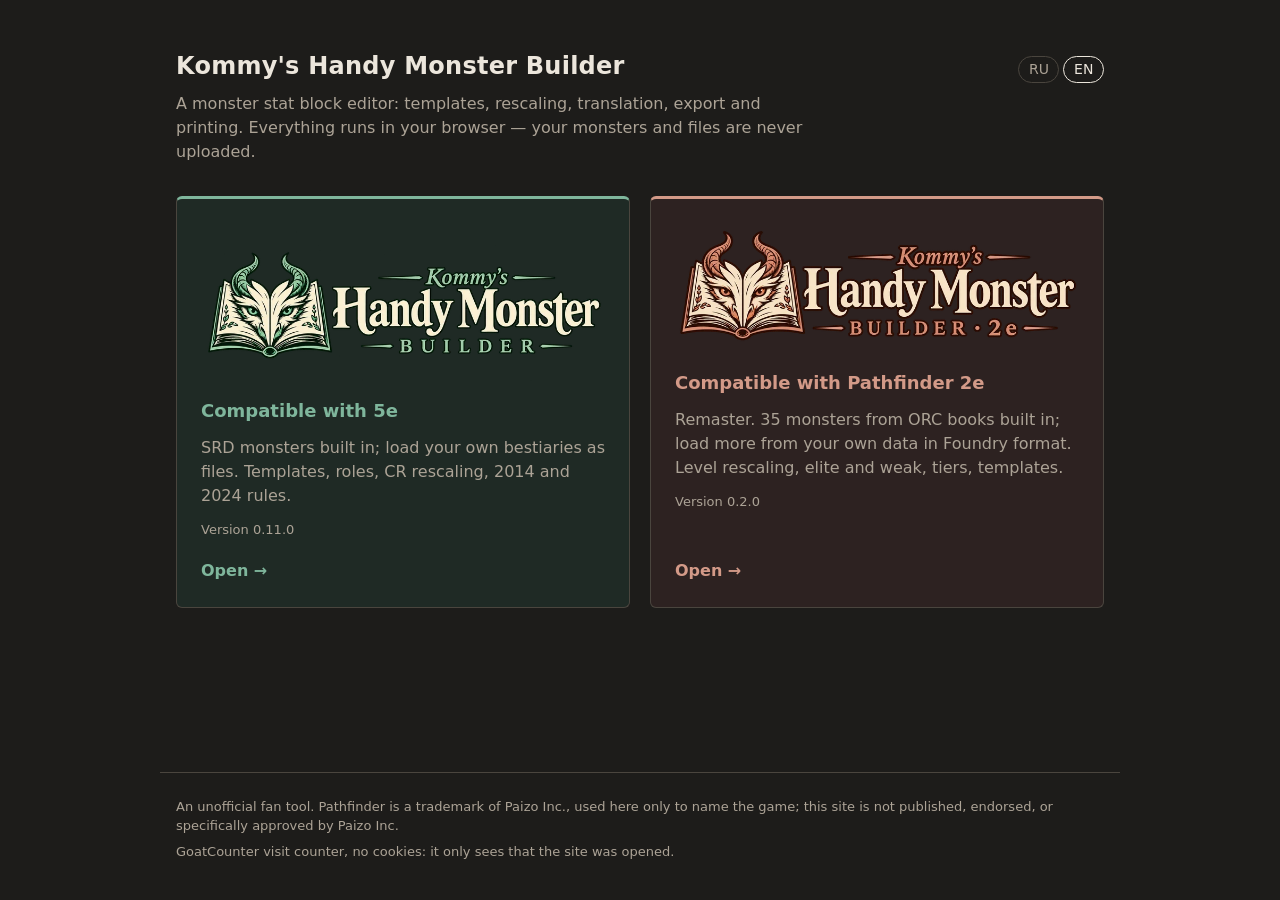
<file: index.html>
<!DOCTYPE html>
<html lang="ru">
  <head>
    <meta charset="UTF-8">
    <meta name="viewport" content="width=device-width, initial-scale=1.0">
    <!--
      Страница выбора в корне сайта (docs/stack.md, «Сайт»; решили 03.11): kommunizdiy.github.io/monsters/ —
      5e (5e/) и PF2 (pf2/). Собирается без Vite: scripts/build-site.mjs копирует папку hub/ в корень сайта и
      подставляет версии редакторов из versions.json вместо 0.11.0 и 0.2.0 (решили 08.11).
      «Pathfinder» — только название игры, без одобрения Paizo (docs/legal.md, «Pathfinder 2e»).
    -->
    <link rel="icon" href="favicon.ico" sizes="16x16 32x32 48x48">
    <title>Kommy's Handy Monster Builder</title>
    <meta name="description" content="Редактор статблоков монстров — совместимо с 5e и Pathfinder 2e. Monster stat block editor — compatible with 5e and Pathfinder 2e.">
    <script>
      if (location.hostname === 'kommunizdiy.github.io') {
        const s = document.createElement('script')
        s.async = true
        s.src = 'https://gc.zgo.at/count.js'
        s.dataset.goatcounter = 'https://khmb.goatcounter.com/count'
        document.head.appendChild(s)
      }
    </script>
    <style>
      :root {
        color-scheme: dark;
        --bg: #1d1c1a;
        --text: #ece6dc;
        --muted: #aca396;
        --line: #4a453e;
        --green: #7fb69c;
        --green-bg: #1f2a25;
        --copper: #d39a88;
        --copper-bg: #2d2221;
      }
      * { box-sizing: border-box; }
      html, body { margin: 0; }
      body {
        min-height: 100vh;
        display: flex;
        flex-direction: column;
        background: var(--bg);
        color: var(--text);
        font: 16px/1.5 system-ui, 'Segoe UI', Roboto, sans-serif;
      }
      main {
        flex: 1;
        width: 100%;
        max-width: 60rem;
        margin: 0 auto;
        padding: 3rem 1rem 2rem;
      }
      .top { display: flex; justify-content: space-between; align-items: baseline; gap: 1rem; }
      h1 { margin: 0; font-size: 1.5rem; font-weight: 600; letter-spacing: 0.01em; }
      .lead { margin: 0.5rem 0 2rem; color: var(--muted); max-width: 40rem; }
      .lang { display: flex; gap: 0.25rem; }
      .lang button {
        font: inherit;
        font-size: 0.875rem;
        padding: 0.15rem 0.6rem;
        color: var(--muted);
        background: none;
        border: 1px solid var(--line);
        border-radius: 999px;
        cursor: pointer;
      }
      .lang button[aria-pressed='true'] { color: var(--text); border-color: var(--text); }
      .cards { display: grid; grid-template-columns: repeat(auto-fit, minmax(17rem, 1fr)); gap: 1.25rem; }
      .card {
        display: flex;
        flex-direction: column;
        gap: 0.75rem;
        padding: 1.5rem;
        color: inherit;
        text-decoration: none;
        border: 1px solid var(--line);
        border-top: 3px solid var(--tone);
        border-radius: 6px;
        background: var(--card-bg);
        transition: border-color 0.15s, transform 0.15s;
      }
      .card:hover, .card:focus-visible { border-color: var(--tone); transform: translateY(-2px); outline: none; }
      .card img { width: 100%; height: auto; aspect-ratio: var(--ratio); }
      .card h2 { margin: 0; font-size: 1.125rem; font-weight: 600; color: var(--tone); }
      .card p { margin: 0; color: var(--muted); }
      .card .ver { font-size: 0.8125rem; font-variant-numeric: tabular-nums; }
      .card .go { margin-top: auto; padding-top: 0.5rem; color: var(--tone); font-weight: 600; }
      .e5 { --tone: var(--green); --card-bg: var(--green-bg); --ratio: 760 / 304; }
      .pf2 { --tone: var(--copper); --card-bg: var(--copper-bg); --ratio: 760 / 253; }
      footer {
        max-width: 60rem;
        width: 100%;
        margin: 0 auto;
        padding: 1.5rem 1rem 2rem;
        color: var(--muted);
        font-size: 0.8125rem;
        border-top: 1px solid var(--line);
      }
      footer p { margin: 0 0 0.4rem; }
      [data-lang] { display: none; }
      html[lang='ru'] [data-lang='ru'], html[lang='en'] [data-lang='en'] { display: revert; }
      @media (max-width: 30rem) {
        main { padding-top: 1.5rem; }
        .card { padding: 1rem; }
      }
      @media (prefers-reduced-motion: reduce) { .card { transition: none; } .card:hover { transform: none; } }
    </style>
  </head>
  <body>
    <main>
      <div class="top">
        <h1>Kommy's Handy Monster Builder</h1>
        <div class="lang" role="group" aria-label="Язык / Language">
          <button type="button" data-set="ru">RU</button>
          <button type="button" data-set="en">EN</button>
        </div>
      </div>
      <p class="lead">
        <span data-lang="ru">Редактор статблоков монстров: шаблоны, пересчёт силы, перевод, вывод и печать. Всё работает в вашем браузере — монстры и файлы никуда не отправляются.</span>
        <span data-lang="en">A monster stat block editor: templates, rescaling, translation, export and printing. Everything runs in your browser — your monsters and files are never uploaded.</span>
      </p>
      <div class="cards">
        <a class="card e5" href="5e/index.html">
          <img src="5e.webp" width="760" height="304" alt="Kommy's Handy Monster Builder">
          <h2><span data-lang="ru">Совместимо с 5e</span><span data-lang="en">Compatible with 5e</span></h2>
          <p data-lang="ru">Монстры SRD уже внутри; свои бестиарии — файлами. Шаблоны, роли, пересчёт по CR, правила 2014 и 2024.</p>
          <p data-lang="en">SRD monsters built in; load your own bestiaries as files. Templates, roles, CR rescaling, 2014 and 2024 rules.</p>
          <p class="ver"><span data-lang="ru">Версия 0.11.0</span><span data-lang="en">Version 0.11.0</span></p>
          <span class="go"><span data-lang="ru">Открыть →</span><span data-lang="en">Open →</span></span>
        </a>
        <a class="card pf2" href="pf2/index.html">
          <img src="pf2.webp" width="760" height="253" alt="Kommy's Handy Monster Builder · 2e">
          <h2><span data-lang="ru">Совместимо с Pathfinder 2e</span><span data-lang="en">Compatible with Pathfinder 2e</span></h2>
          <p data-lang="ru">Ремастер. 35 монстров из книг под ORC уже внутри, больше — из ваших данных в формате Foundry. Пересчёт по уровню, элитный и слабый, ступени, шаблоны.</p>
          <p data-lang="en">Remaster. 35 monsters from ORC books built in; load more from your own data in Foundry format. Level rescaling, elite and weak, tiers, templates.</p>
          <p class="ver"><span data-lang="ru">Версия 0.2.0</span><span data-lang="en">Version 0.2.0</span></p>
          <span class="go"><span data-lang="ru">Открыть →</span><span data-lang="en">Open →</span></span>
        </a>
      </div>
    </main>
    <footer>
      <p data-lang="ru">Неофициальный фанатский инструмент. Pathfinder — торговая марка Paizo Inc.; здесь — только название игры: сайт не издан, не одобрен и не проверен Paizo Inc.</p>
      <p data-lang="en">An unofficial fan tool. Pathfinder is a trademark of Paizo Inc., used here only to name the game; this site is not published, endorsed, or specifically approved by Paizo Inc.</p>
      <p data-lang="ru">Счётчик посещений GoatCounter, без cookies: видит только, что сайт открыли.</p>
      <p data-lang="en">GoatCounter visit counter, no cookies: it only sees that the site was opened.</p>
    </footer>
    <script>
      // язык — как у приложений: выбранный здесь помнится, иначе — язык браузера
      const KEY = 'khmb-hub-lang'
      const set = (l) => {
        document.documentElement.lang = l
        for (const b of document.querySelectorAll('[data-set]')) b.setAttribute('aria-pressed', String(b.dataset.set === l))
      }
      let saved = null
      try { saved = localStorage.getItem(KEY) } catch {}
      set(saved === 'ru' || saved === 'en' ? saved : /^(ru|be|uk|kk)\b/i.test(navigator.language || '') ? 'ru' : 'en')
      for (const b of document.querySelectorAll('[data-set]')) {
        b.addEventListener('click', () => {
          set(b.dataset.set)
          try { localStorage.setItem(KEY, b.dataset.set) } catch {}
        })
      }
    </script>
  </body>
</html>
</file>
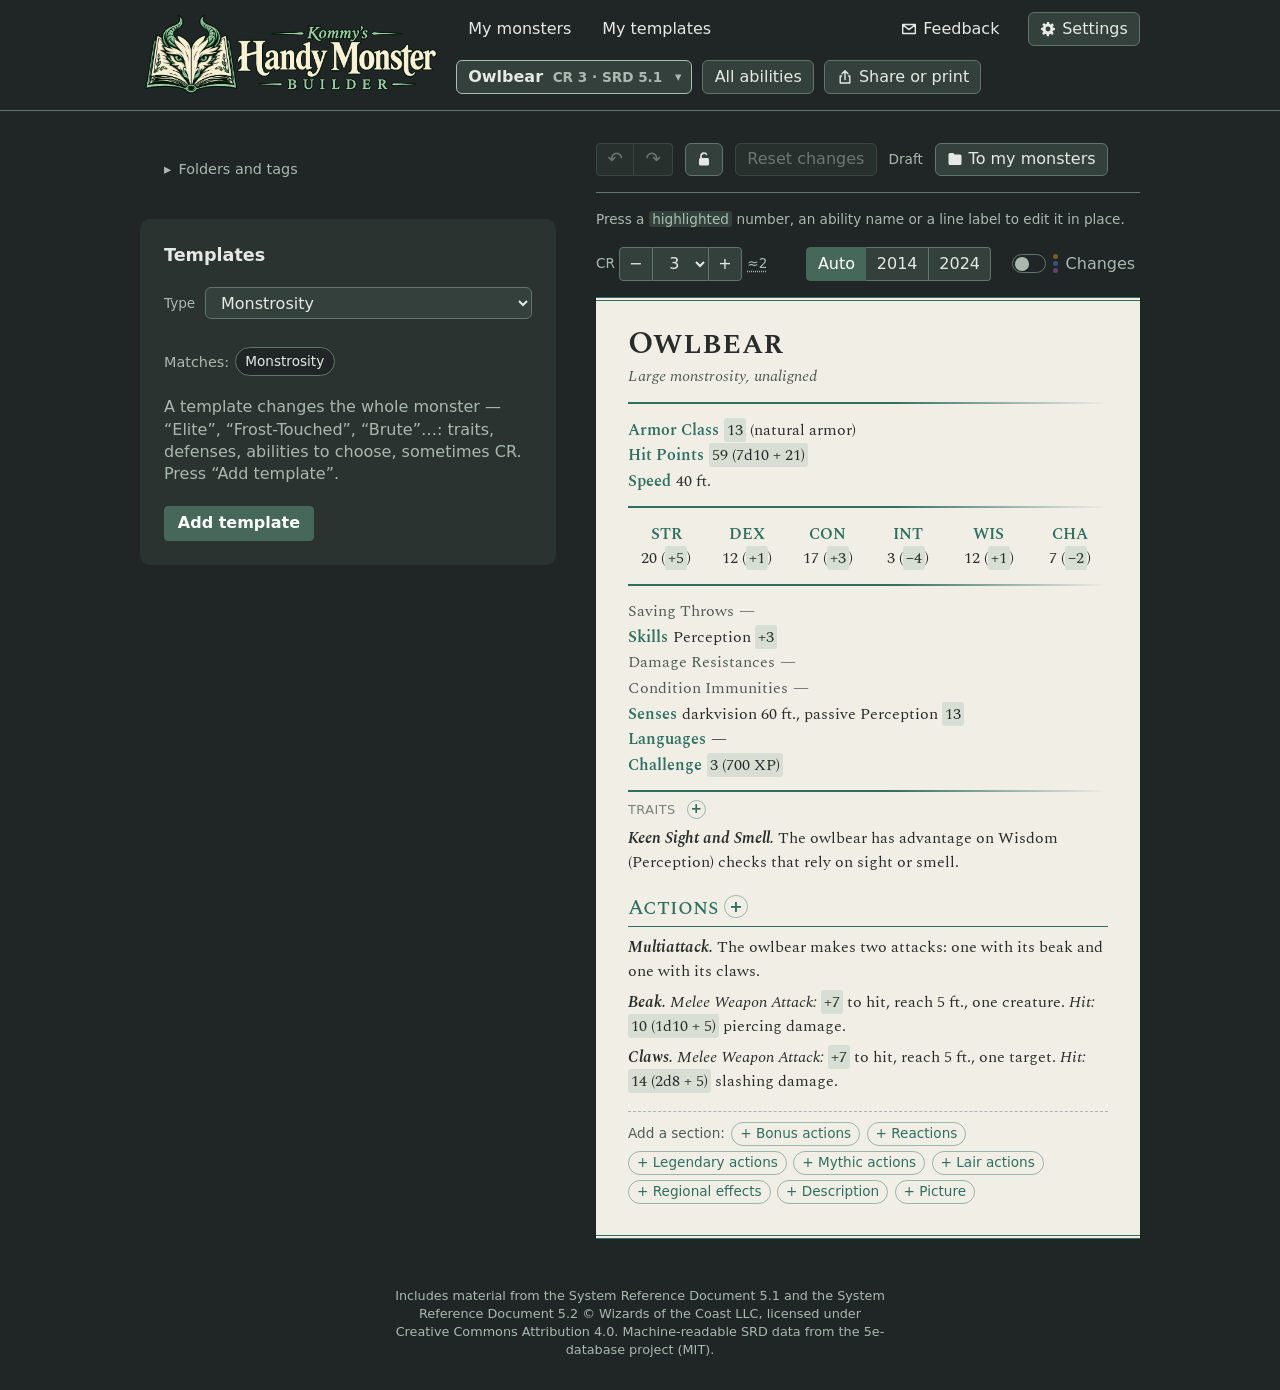
<file: 5e/index.html>
<!DOCTYPE html>
<html lang="ru">
  <head>
    <meta charset="UTF-8">
    <meta name="viewport" content="width=device-width, initial-scale=1.0">
    <link rel="icon" href="./favicon.ico" sizes="16x16 32x32 48x48">
    <link rel="icon" type="image/png" sizes="32x32" href="./brand/khmb-icon-32.png">
    <link rel="icon" type="image/png" sizes="192x192" href="./brand/khmb-icon-192.png">
    <title>Kommy's Handy Monster Builder</title>
    <!--
      Счётчик посещений GoatCounter (docs/legal.md, «Счётчик посещений»; решили 23.10): только на открытом сайте
      (не на localhost и не на monster.local), без cookies. Считается открытие страницы по адресу без части после «#»
      (там ссылки на сборки) — её браузер на сервер не отправляет, а count.js не берёт.
    -->
    <script>
      if (location.hostname === 'kommunizdiy.github.io') {
        const s = document.createElement('script')
        s.async = true
        s.src = 'https://gc.zgo.at/count.js'
        s.dataset.goatcounter = 'https://khmb.goatcounter.com/count'
        document.head.appendChild(s)
      }
    </script>
    <script type="module" crossorigin src="./assets/index-BUaXg5Si.js"></script>
    <link rel="modulepreload" crossorigin href="./assets/vendor--t8q13Ly.js">
    <link rel="stylesheet" crossorigin href="./assets/index-DwvPnURa.css">
    <link rel="manifest" href="./manifest.webmanifest">
    <meta name="theme-color" content="#202625">
    <link rel="apple-touch-icon" href="./app-icons/icon-192.png">
  </head>
  <body>
    <div id="app"></div>
  </body>
</html>
</file>
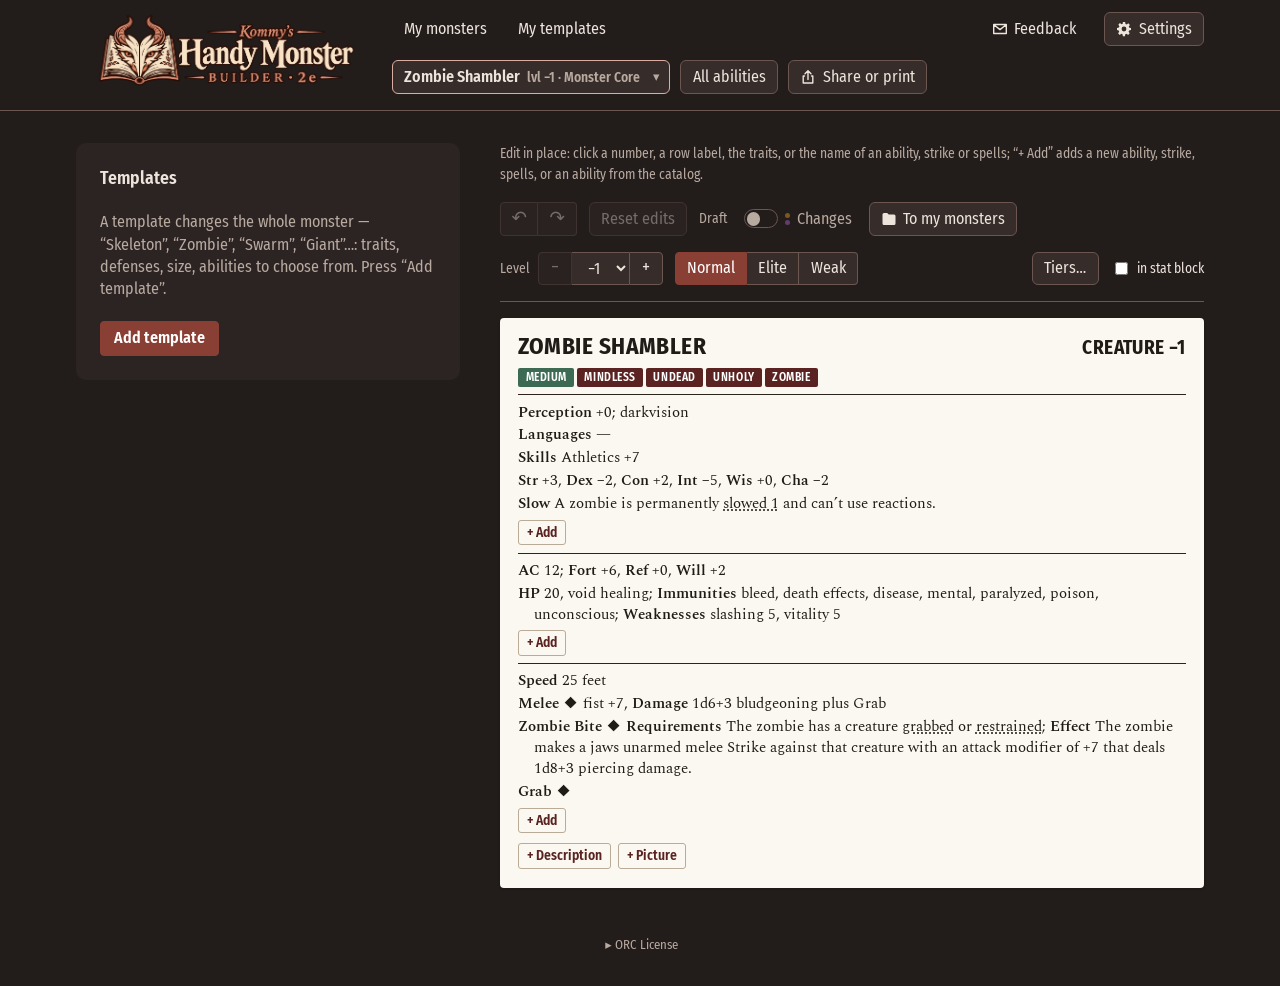
<file: pf2/index.html>
<!DOCTYPE html>
<html lang="ru">
  <head>
    <meta charset="UTF-8">
    <meta name="viewport" content="width=device-width, initial-scale=1.0">
    <!-- приложение PF2 (docs/pf2.md, «Страница»); на сайте — kommunizdiy.github.io/monsters/pf2/ (docs/stack.md, «Сайт») -->
    <link rel="icon" type="image/x-icon" sizes="16x16 32x32 48x48" href="./assets/favicon-DV-K672-.ico">
    <title>Kommy’s Handy Monster Builder · 2e</title>
    <!--
      Счётчик посещений GoatCounter — как у 5e (index.html в корне проекта; docs/legal.md, «Счётчик посещений»): только
      на открытом сайте, без cookies, адрес без части после «#».
    -->
    <script>
      if (location.hostname === 'kommunizdiy.github.io') {
        const s = document.createElement('script')
        s.async = true
        s.src = 'https://gc.zgo.at/count.js'
        s.dataset.goatcounter = 'https://khmb.goatcounter.com/count'
        document.head.appendChild(s)
      }
    </script>
    <script type="module" crossorigin src="./assets/index-BTkbCkJB.js"></script>
    <link rel="modulepreload" crossorigin href="./assets/vendor-CHEQ0vhJ.js">
    <link rel="stylesheet" crossorigin href="./assets/index-Bh68IH3u.css">
    <link rel="manifest" href="./manifest.webmanifest">
    <meta name="theme-color" content="#221c1b">
    <link rel="apple-touch-icon" href="./app-icons/icon-192.png">
  </head>
  <body>
    <div id="app"></div>
  </body>
</html>
</file>
<file: 5e/assets/index-DwvPnURa.css>
@font-face{font-family:Spectral;font-style:normal;font-display:swap;font-weight:400;src:url(./spectral-cyrillic-ext-400-normal-B4-YHs9i.woff2) format("woff2"),url(./spectral-cyrillic-ext-400-normal--n_iQ4wr.woff) format("woff");unicode-range:U+0460-052F,U+1C80-1C8A,U+20B4,U+2DE0-2DFF,U+A640-A69F,U+FE2E-FE2F}@font-face{font-family:Spectral;font-style:normal;font-display:swap;font-weight:400;src:url(./spectral-cyrillic-400-normal-Bx9Tn3WZ.woff2) format("woff2"),url(./spectral-cyrillic-400-normal-X3p2PSzL.woff) format("woff");unicode-range:U+0301,U+0400-045F,U+0490-0491,U+04B0-04B1,U+2116}@font-face{font-family:Spectral;font-style:normal;font-display:swap;font-weight:400;src:url(./spectral-vietnamese-400-normal-C7CRHYqk.woff2) format("woff2"),url(./spectral-vietnamese-400-normal-CWkMWCzb.woff) format("woff");unicode-range:U+0102-0103,U+0110-0111,U+0128-0129,U+0168-0169,U+01A0-01A1,U+01AF-01B0,U+0300-0301,U+0303-0304,U+0308-0309,U+0323,U+0329,U+1EA0-1EF9,U+20AB}@font-face{font-family:Spectral;font-style:normal;font-display:swap;font-weight:400;src:url(./spectral-latin-ext-400-normal-XDLFwhqg.woff2) format("woff2"),url(./spectral-latin-ext-400-normal-BHbqXr-7.woff) format("woff");unicode-range:U+0100-02BA,U+02BD-02C5,U+02C7-02CC,U+02CE-02D7,U+02DD-02FF,U+0304,U+0308,U+0329,U+1D00-1DBF,U+1E00-1E9F,U+1EF2-1EFF,U+2020,U+20A0-20AB,U+20AD-20C0,U+2113,U+2C60-2C7F,U+A720-A7FF}@font-face{font-family:Spectral;font-style:normal;font-display:swap;font-weight:400;src:url(./spectral-latin-400-normal-CTVgUekv.woff2) format("woff2"),url(./spectral-latin-400-normal-D34IWA1h.woff) format("woff");unicode-range:U+0000-00FF,U+0131,U+0152-0153,U+02BB-02BC,U+02C6,U+02DA,U+02DC,U+0304,U+0308,U+0329,U+2000-206F,U+20AC,U+2122,U+2191,U+2193,U+2212,U+2215,U+FEFF,U+FFFD}@font-face{font-family:Spectral;font-style:italic;font-display:swap;font-weight:400;src:url(./spectral-cyrillic-ext-400-italic-CZOVIkJA.woff2) format("woff2"),url(./spectral-cyrillic-ext-400-italic-C6Gmo4JY.woff) format("woff");unicode-range:U+0460-052F,U+1C80-1C8A,U+20B4,U+2DE0-2DFF,U+A640-A69F,U+FE2E-FE2F}@font-face{font-family:Spectral;font-style:italic;font-display:swap;font-weight:400;src:url(./spectral-cyrillic-400-italic-C6o5RXh-.woff2) format("woff2"),url(./spectral-cyrillic-400-italic-C95RxGpc.woff) format("woff");unicode-range:U+0301,U+0400-045F,U+0490-0491,U+04B0-04B1,U+2116}@font-face{font-family:Spectral;font-style:italic;font-display:swap;font-weight:400;src:url(./spectral-vietnamese-400-italic-DO3bsfcj.woff2) format("woff2"),url(./spectral-vietnamese-400-italic-D8dhja4j.woff) format("woff");unicode-range:U+0102-0103,U+0110-0111,U+0128-0129,U+0168-0169,U+01A0-01A1,U+01AF-01B0,U+0300-0301,U+0303-0304,U+0308-0309,U+0323,U+0329,U+1EA0-1EF9,U+20AB}@font-face{font-family:Spectral;font-style:italic;font-display:swap;font-weight:400;src:url(./spectral-latin-ext-400-italic-BgTM1Mst.woff2) format("woff2"),url(./spectral-latin-ext-400-italic-BcKU4A_a.woff) format("woff");unicode-range:U+0100-02BA,U+02BD-02C5,U+02C7-02CC,U+02CE-02D7,U+02DD-02FF,U+0304,U+0308,U+0329,U+1D00-1DBF,U+1E00-1E9F,U+1EF2-1EFF,U+2020,U+20A0-20AB,U+20AD-20C0,U+2113,U+2C60-2C7F,U+A720-A7FF}@font-face{font-family:Spectral;font-style:italic;font-display:swap;font-weight:400;src:url(./spectral-latin-400-italic-CDO25mTW.woff2) format("woff2"),url(./spectral-latin-400-italic-Ds-NcNVC.woff) format("woff");unicode-range:U+0000-00FF,U+0131,U+0152-0153,U+02BB-02BC,U+02C6,U+02DA,U+02DC,U+0304,U+0308,U+0329,U+2000-206F,U+20AC,U+2122,U+2191,U+2193,U+2212,U+2215,U+FEFF,U+FFFD}@font-face{font-family:Spectral;font-style:normal;font-display:swap;font-weight:600;src:url(./spectral-cyrillic-ext-600-normal-CvRHnPuy.woff2) format("woff2"),url(./spectral-cyrillic-ext-600-normal-BVATWin6.woff) format("woff");unicode-range:U+0460-052F,U+1C80-1C8A,U+20B4,U+2DE0-2DFF,U+A640-A69F,U+FE2E-FE2F}@font-face{font-family:Spectral;font-style:normal;font-display:swap;font-weight:600;src:url(./spectral-cyrillic-600-normal-Dl75bDKp.woff2) format("woff2"),url(./spectral-cyrillic-600-normal-veT-ELBO.woff) format("woff");unicode-range:U+0301,U+0400-045F,U+0490-0491,U+04B0-04B1,U+2116}@font-face{font-family:Spectral;font-style:normal;font-display:swap;font-weight:600;src:url(./spectral-vietnamese-600-normal-ZNiwCzjU.woff2) format("woff2"),url(./spectral-vietnamese-600-normal-esmjhrFa.woff) format("woff");unicode-range:U+0102-0103,U+0110-0111,U+0128-0129,U+0168-0169,U+01A0-01A1,U+01AF-01B0,U+0300-0301,U+0303-0304,U+0308-0309,U+0323,U+0329,U+1EA0-1EF9,U+20AB}@font-face{font-family:Spectral;font-style:normal;font-display:swap;font-weight:600;src:url(./spectral-latin-ext-600-normal-DKlDBbgb.woff2) format("woff2"),url(./spectral-latin-ext-600-normal-DnKmvInL.woff) format("woff");unicode-range:U+0100-02BA,U+02BD-02C5,U+02C7-02CC,U+02CE-02D7,U+02DD-02FF,U+0304,U+0308,U+0329,U+1D00-1DBF,U+1E00-1E9F,U+1EF2-1EFF,U+2020,U+20A0-20AB,U+20AD-20C0,U+2113,U+2C60-2C7F,U+A720-A7FF}@font-face{font-family:Spectral;font-style:normal;font-display:swap;font-weight:600;src:url(./spectral-latin-600-normal-DE3OxvnQ.woff2) format("woff2"),url(./spectral-latin-600-normal-DXnQJnYb.woff) format("woff");unicode-range:U+0000-00FF,U+0131,U+0152-0153,U+02BB-02BC,U+02C6,U+02DA,U+02DC,U+0304,U+0308,U+0329,U+2000-206F,U+20AC,U+2122,U+2191,U+2193,U+2212,U+2215,U+FEFF,U+FFFD}@font-face{font-family:Spectral;font-style:italic;font-display:swap;font-weight:600;src:url(./spectral-cyrillic-ext-600-italic-BlFp-EzC.woff2) format("woff2"),url(./spectral-cyrillic-ext-600-italic-BALWFYsE.woff) format("woff");unicode-range:U+0460-052F,U+1C80-1C8A,U+20B4,U+2DE0-2DFF,U+A640-A69F,U+FE2E-FE2F}@font-face{font-family:Spectral;font-style:italic;font-display:swap;font-weight:600;src:url(./spectral-cyrillic-600-italic-DfNbJtH6.woff2) format("woff2"),url(./spectral-cyrillic-600-italic-3qoZ35Oe.woff) format("woff");unicode-range:U+0301,U+0400-045F,U+0490-0491,U+04B0-04B1,U+2116}@font-face{font-family:Spectral;font-style:italic;font-display:swap;font-weight:600;src:url(./spectral-vietnamese-600-italic-LkrugzOn.woff2) format("woff2"),url(./spectral-vietnamese-600-italic-CVwNstHI.woff) format("woff");unicode-range:U+0102-0103,U+0110-0111,U+0128-0129,U+0168-0169,U+01A0-01A1,U+01AF-01B0,U+0300-0301,U+0303-0304,U+0308-0309,U+0323,U+0329,U+1EA0-1EF9,U+20AB}@font-face{font-family:Spectral;font-style:italic;font-display:swap;font-weight:600;src:url(./spectral-latin-ext-600-italic-6mcybWBm.woff2) format("woff2"),url(./spectral-latin-ext-600-italic-BVaUeOvZ.woff) format("woff");unicode-range:U+0100-02BA,U+02BD-02C5,U+02C7-02CC,U+02CE-02D7,U+02DD-02FF,U+0304,U+0308,U+0329,U+1D00-1DBF,U+1E00-1E9F,U+1EF2-1EFF,U+2020,U+20A0-20AB,U+20AD-20C0,U+2113,U+2C60-2C7F,U+A720-A7FF}@font-face{font-family:Spectral;font-style:italic;font-display:swap;font-weight:600;src:url(./spectral-latin-600-italic-BQTRqdlx.woff2) format("woff2"),url(./spectral-latin-600-italic-BlN5wCYG.woff) format("woff");unicode-range:U+0000-00FF,U+0131,U+0152-0153,U+02BB-02BC,U+02C6,U+02DA,U+02DC,U+0304,U+0308,U+0329,U+2000-206F,U+20AC,U+2122,U+2191,U+2193,U+2212,U+2215,U+FEFF,U+FFFD}@font-face{font-family:Spectral SC;font-style:normal;font-display:swap;font-weight:500;src:url(./spectral-sc-cyrillic-ext-500-normal-DDqdkx5w.woff2) format("woff2"),url(./spectral-sc-cyrillic-ext-500-normal-DuBXqqs6.woff) format("woff");unicode-range:U+0460-052F,U+1C80-1C8A,U+20B4,U+2DE0-2DFF,U+A640-A69F,U+FE2E-FE2F}@font-face{font-family:Spectral SC;font-style:normal;font-display:swap;font-weight:500;src:url(./spectral-sc-cyrillic-500-normal-B9a3aygX.woff2) format("woff2"),url(./spectral-sc-cyrillic-500-normal-BMKSrV5h.woff) format("woff");unicode-range:U+0301,U+0400-045F,U+0490-0491,U+04B0-04B1,U+2116}@font-face{font-family:Spectral SC;font-style:normal;font-display:swap;font-weight:500;src:url(./spectral-sc-vietnamese-500-normal-Cd790y9G.woff2) format("woff2"),url(./spectral-sc-vietnamese-500-normal-DsvZaBUo.woff) format("woff");unicode-range:U+0102-0103,U+0110-0111,U+0128-0129,U+0168-0169,U+01A0-01A1,U+01AF-01B0,U+0300-0301,U+0303-0304,U+0308-0309,U+0323,U+0329,U+1EA0-1EF9,U+20AB}@font-face{font-family:Spectral SC;font-style:normal;font-display:swap;font-weight:500;src:url(./spectral-sc-latin-ext-500-normal-yZF7wNpv.woff2) format("woff2"),url(./spectral-sc-latin-ext-500-normal-C0jH0BEG.woff) format("woff");unicode-range:U+0100-02BA,U+02BD-02C5,U+02C7-02CC,U+02CE-02D7,U+02DD-02FF,U+0304,U+0308,U+0329,U+1D00-1DBF,U+1E00-1E9F,U+1EF2-1EFF,U+2020,U+20A0-20AB,U+20AD-20C0,U+2113,U+2C60-2C7F,U+A720-A7FF}@font-face{font-family:Spectral SC;font-style:normal;font-display:swap;font-weight:500;src:url(./spectral-sc-latin-500-normal-n_hpP58H.woff2) format("woff2"),url(./spectral-sc-latin-500-normal-515olefZ.woff) format("woff");unicode-range:U+0000-00FF,U+0131,U+0152-0153,U+02BB-02BC,U+02C6,U+02DA,U+02DC,U+0304,U+0308,U+0329,U+2000-206F,U+20AC,U+2122,U+2191,U+2193,U+2212,U+2215,U+FEFF,U+FFFD}@font-face{font-family:Spectral SC;font-style:normal;font-display:swap;font-weight:600;src:url(./spectral-sc-cyrillic-ext-600-normal-BkdNduNo.woff2) format("woff2"),url(./spectral-sc-cyrillic-ext-600-normal-DrmRRtmO.woff) format("woff");unicode-range:U+0460-052F,U+1C80-1C8A,U+20B4,U+2DE0-2DFF,U+A640-A69F,U+FE2E-FE2F}@font-face{font-family:Spectral SC;font-style:normal;font-display:swap;font-weight:600;src:url(./spectral-sc-cyrillic-600-normal-6YATBT3n.woff2) format("woff2"),url(./spectral-sc-cyrillic-600-normal-whBQR4zT.woff) format("woff");unicode-range:U+0301,U+0400-045F,U+0490-0491,U+04B0-04B1,U+2116}@font-face{font-family:Spectral SC;font-style:normal;font-display:swap;font-weight:600;src:url(./spectral-sc-vietnamese-600-normal-D7qou1Wm.woff2) format("woff2"),url(./spectral-sc-vietnamese-600-normal-XvG7lDjj.woff) format("woff");unicode-range:U+0102-0103,U+0110-0111,U+0128-0129,U+0168-0169,U+01A0-01A1,U+01AF-01B0,U+0300-0301,U+0303-0304,U+0308-0309,U+0323,U+0329,U+1EA0-1EF9,U+20AB}@font-face{font-family:Spectral SC;font-style:normal;font-display:swap;font-weight:600;src:url(./spectral-sc-latin-ext-600-normal-CZYgRBBr.woff2) format("woff2"),url(./spectral-sc-latin-ext-600-normal-CiU-L5sJ.woff) format("woff");unicode-range:U+0100-02BA,U+02BD-02C5,U+02C7-02CC,U+02CE-02D7,U+02DD-02FF,U+0304,U+0308,U+0329,U+1D00-1DBF,U+1E00-1E9F,U+1EF2-1EFF,U+2020,U+20A0-20AB,U+20AD-20C0,U+2113,U+2C60-2C7F,U+A720-A7FF}@font-face{font-family:Spectral SC;font-style:normal;font-display:swap;font-weight:600;src:url(./spectral-sc-latin-600-normal-C1ATqKKY.woff2) format("woff2"),url(./spectral-sc-latin-600-normal-BTaBpzVB.woff) format("woff");unicode-range:U+0000-00FF,U+0131,U+0152-0153,U+02BB-02BC,U+02C6,U+02DA,U+02DC,U+0304,U+0308,U+0329,U+2000-206F,U+20AC,U+2122,U+2191,U+2193,U+2212,U+2215,U+FEFF,U+FFFD}@font-face{font-family:KHMB Segoe UI;src:local("Segoe UI");font-style:normal;font-weight:400 500;ascent-override:100%;descent-override:33.0078125%;line-gap-override:0%}@font-face{font-family:KHMB Segoe UI;src:local("Segoe UI Semibold");font-style:normal;font-weight:600;ascent-override:100%;descent-override:33.0078125%;line-gap-override:0%}@font-face{font-family:KHMB Segoe UI;src:local("Segoe UI Bold");font-style:normal;font-weight:700 900;ascent-override:100%;descent-override:33.0078125%;line-gap-override:0%}:root{--desk: #202625;--desk-panel: #2A3330;--desk-raised: #34403B;--desk-line: #61756A;--desk-text: #E5E9E5;--desk-muted: #ABB8B0;--paper: #F1EFE5;--ink: #282D29;--ink-soft: #505C53;--patina: #2F6F62;--accent-light: #A7BFB2;--accent: #45685B;--accent-tint: rgba(69, 104, 91, .18);--patina-tint: rgba(47, 111, 98, .13);--amber: #E5BA71;--font-ui: "KHMB Segoe UI", "Segoe UI", system-ui, -apple-system, BlinkMacSystemFont, Arial, sans-serif;--font-sheet: "Spectral", Georgia, "Times New Roman", serif;--font-sheet-caps: "Spectral SC", "Spectral", Georgia, serif}*{box-sizing:border-box}html,body{margin:0}body{background:var(--desk);color:var(--desk-text);font-family:var(--font-ui);font-size:1rem;line-height:1.4}.visually-hidden{position:absolute;width:1px;height:1px;overflow:hidden;clip:rect(0 0 0 0);white-space:nowrap}:focus-visible{outline:2px solid var(--accent-light);outline-offset:2px}.toolbar{display:flex;flex-wrap:wrap;align-items:flex-end;gap:.9rem 1.25rem;padding:1rem 1.5rem;border-bottom:1px solid var(--desk-line)}.toolbar-group{display:grid;gap:.3rem;padding-left:1.25rem;border-left:1px solid var(--desk-line)}.toolbar-group-items{display:flex;flex-wrap:wrap;align-items:center;gap:.4rem}.toolbar-group-items>*{position:relative}.toolbar-settings{align-self:flex-end}.toolbar.is-stacked .app-title{flex-basis:100%}.toolbar.is-stacked .toolbar-group:first-of-type{padding-left:0;border-left:0}.toolbar.is-stacked .toolbar-settings,.toolbar.is-stacked .toolbar-feedback{margin-left:auto}.toolbar.is-stacked .toolbar-feedback+.toolbar-settings{margin-left:0}.toolbar.is-wrapped .toolbar-group{padding-left:0;border-left:0}@media(max-width:62rem){.toolbar{gap:.8rem 1rem;padding:.8rem 1rem}.toolbar-group{padding-left:0;border-left:0}}.app-title{margin:0 auto 0 0;align-self:center;font-family:var(--font-sheet-caps);font-weight:600;font-size:1.35rem;letter-spacing:.02em;color:var(--desk-text)}.field{display:flex;flex-direction:column;gap:.3rem}.field-label{font-size:.85rem;color:var(--desk-muted)}.field-row{display:flex;align-items:center;gap:.75rem}select,:is(.toolbar,.sheet-tools,.donor-tabs,.phone-tabs) button{font:inherit;color:var(--desk-text);background:var(--desk-raised);border:1px solid var(--desk-line);border-radius:4px;height:2.1rem;padding:0 .7rem}:is(.toolbar,.sheet-tools,.donor-tabs,.phone-tabs) button{cursor:pointer}:is(.toolbar,.sheet-tools) button:disabled{opacity:.4;cursor:default}.stepper{display:flex}.stepper button{width:2.1rem;padding:0;font-size:1.1rem}.stepper button:first-child{border-radius:4px 0 0 4px}.stepper button:last-child{border-radius:0 4px 4px 0}.stepper select{border-radius:0;border-left:0;border-right:0;min-width:4.2rem;text-align:center}.segmented{display:flex}.segmented button{border-radius:0}.segmented button+button{border-left:0}.segmented button:first-child{border-radius:4px 0 0 4px}.segmented button:last-child{border-radius:0 4px 4px 0}.segmented button[aria-checked=true]{background:var(--accent);border-color:var(--accent);color:#fff}:is(.toolbar,.sheet-tools) .link{height:auto;padding:0;border:0;background:none;color:var(--desk-muted);text-decoration:underline;text-underline-offset:.2em}:is(.toolbar,.sheet-tools) .link:hover{color:var(--desk-text)}:is(.toolbar,.sheet-tools) .link.is-hidden{visibility:hidden}.workspace{display:grid;grid-template-columns:minmax(17rem,26rem) 34rem;grid-template-areas:"templates sheet";justify-content:center;align-items:start;gap:2rem;padding:2.5rem 1.5rem 3rem}.workspace-templates{grid-area:templates}.workspace-sheet{grid-area:sheet}.sheet-column{display:grid;gap:1rem;min-width:0}@media(max-width:56rem){.workspace{grid-template-columns:minmax(0,34rem);grid-template-areas:"templates" "sheet"}}.workspace--single{grid-template-columns:minmax(0,44rem);grid-template-areas:"sheet"}.empty-state{display:grid;gap:.6rem;justify-items:start;padding:1.2rem 1.4rem;background:var(--desk-panel);border:1px dashed var(--desk-line);border-radius:6px}.empty-state .panel-title,.empty-state .panel-note{margin:0}.empty-state button{font:inherit;color:var(--desk-text);background:var(--desk);border:1px solid var(--desk-line);border-radius:4px;min-height:2.2rem;padding:0 .8rem;cursor:pointer}.empty-state button.button-primary{color:#fff;background:var(--accent);border-color:var(--accent)}.sheet-tools{display:flex;flex-wrap:wrap;align-items:center;gap:.5rem .75rem}.sheet-tools-cr{display:flex;align-items:center;gap:.5rem;margin-left:auto}.sheet-tools .link{white-space:nowrap}.hint{margin:0;font-size:.9rem;color:var(--desk-muted)}.hint-sample{padding:0 .25em;border-radius:3px;background:#2f6f6259;color:var(--desk-text)}.warnings{padding:.75rem 1rem;border-left:3px solid var(--amber);background:#c98a1b1a}.warnings ul{margin:0;padding-left:1.1rem}.credits{max-width:34rem;margin:0 auto;padding:0 1.5rem 2rem;font-size:.8rem;color:var(--desk-muted);text-align:center}.templates{display:grid;gap:.9rem;padding:1.1rem 1.2rem 1.25rem;background:var(--desk-raised);border:1px solid var(--desk-line);border-radius:6px}.panel-title{margin:0;font-size:1.15rem;font-weight:600}.panel-note{margin:0;color:var(--desk-muted)}.templates button,.dialog button:not(:where(.sb *)),.panel-input{font:inherit;color:var(--desk-text);background:var(--desk);border:1px solid var(--desk-line);border-radius:4px;min-height:2.2rem;padding:0 .8rem;cursor:pointer}.templates button:hover:not(:disabled),.dialog button:hover:not(:disabled):not(:where(.sb *)){border-color:var(--accent)}.templates button:disabled{opacity:.4;cursor:default}.panel-button{justify-self:start}.panel-input{width:100%;cursor:text}.templates .text-button{min-height:0;padding:0;border:0;background:none;color:var(--desk-muted);text-decoration:underline;text-underline-offset:.2em}.templates .text-button:hover{color:var(--desk-text)}summary{list-style:none;cursor:pointer}summary::-webkit-details-marker{display:none}summary:before{content:"▸";display:inline-block;flex:none;width:1em;color:var(--desk-muted);transition:transform .15s}details[open]>summary:before{transform:rotate(90deg)}.dialog-backdrop{position:fixed;top:0;right:0;bottom:0;left:0;display:grid;place-items:center;padding:1.5rem;background:#0a0d13a6;z-index:10}.dialog{width:min(28rem,100%);padding:1.4rem 1.5rem 1.5rem;background:var(--desk-raised);border:1px solid var(--desk-line);border-top:1px solid var(--desk-line);border-radius:6px}.dialog-title{margin:0;font-size:1.2rem;font-weight:600}.dialog-text{margin:.5rem 0 1rem;color:var(--desk-muted)}.dialog-options{display:grid;gap:.5rem;margin:0 0 1.2rem;padding:0;border:0}.dialog-option{display:flex;gap:.6rem;align-items:center;padding:.55rem .7rem;background:var(--desk);border-radius:4px;cursor:pointer}.dialog-option input{accent-color:var(--accent)}.dialog-option strong{color:#fff;font-weight:600}.toolbar .monster-picker-button{min-width:13rem;text-align:left}.monster-picker-cr{margin-left:.25rem;font-size:.85rem;color:var(--desk-muted)}.toolbar .monster-picker-button{position:relative;padding-right:1.8rem}.monster-picker-caret{position:absolute;right:.6rem;top:50%;transform:translateY(-50%);font-size:.8rem;color:var(--desk-muted)}.monster-picker-panel{position:absolute;top:calc(100% + .4rem);left:0;z-index:5;display:grid;gap:.6rem;width:min(30rem,calc(100vw - 2rem));padding:.9rem;background:var(--desk-raised);border:1px solid var(--desk-line);border-radius:6px;box-shadow:0 12px 32px #05080e8c}.monster-picker-panel .panel-input,.monster-picker-panel select{font:inherit;color:var(--desk-text);background:var(--desk);border:1px solid var(--desk-line);border-radius:4px;min-height:2.1rem;padding:0 .6rem}.monster-picker-panel .panel-input{width:100%}.monster-count{margin:0;font-size:.85rem;color:var(--desk-muted)}.hint--warning{color:var(--amber)}.ability-picker-head{display:flex;justify-content:space-between;align-items:center;gap:1rem}.ability-picker-head .dialog-title{flex:1}.filter-row{display:flex;flex-wrap:wrap;gap:.35rem}.filter-row select{flex:1 1 6.5rem;width:auto;min-width:0;cursor:pointer;text-overflow:ellipsis;font-size:.85rem;padding:0 .15rem 0 .35rem}.filter-row select.is-cr{flex:1 1 4.5rem}.filter-row select.is-wide{flex:1 1 10rem}.found-row{display:flex;flex-wrap:wrap;align-items:baseline;gap:.2rem .6rem}.dialog .sort-link{margin-left:auto;width:auto;height:auto;min-height:0;padding:0;border:0;background:none;font:inherit;white-space:nowrap;color:var(--desk-muted);text-decoration:underline;text-underline-offset:.2em;cursor:pointer}.dialog select.sort-link{text-align:right}.dialog .sort-link:hover{color:var(--desk-text)}body button.info-tip{display:inline-flex;align-items:center;justify-content:center;margin:0 0 0 .25rem;padding:0 .15rem;font:.95rem/1 var(--font-ui);color:var(--desk-muted);background:none;border:0;cursor:help;vertical-align:baseline}body button.info-tip:hover,body button.info-tip:focus-visible{color:var(--desk-text)}body button.info-tip--touch{display:none}@media(hover:none),(max-width:48rem){body button.info-tip--touch{display:inline-flex}}:is(.dialog,.templates,.toolbar) button.button-primary:not(:disabled){color:#fff;background:var(--accent);border-color:var(--accent)}:is(.dialog,.templates,.toolbar) button.button-primary:hover:not(:disabled){background:#3a8476;border-color:#3a8476}.new-version{position:fixed;z-index:300;left:50%;bottom:1rem;transform:translate(-50%);display:flex;flex-wrap:wrap;align-items:center;gap:.5rem 1rem;width:max-content;max-width:calc(100vw - 2rem);padding:.7rem .9rem .7rem 1.1rem;color:var(--desk-text);background:var(--desk-raised);border:1px solid var(--amber);border-radius:6px;box-shadow:0 6px 24px #00000073}.new-version button{min-height:2.2rem;padding:0 .9rem;color:var(--desk-text);background:var(--desk);border:1px solid var(--desk-line);border-radius:4px;cursor:pointer}@media(max-width:48rem){.new-version button{min-height:44px}}.toolbar-feedback{align-self:flex-end;display:inline-flex;align-items:center;gap:.4rem}.toolbar-feedback svg{width:1rem;height:1rem}.save-short{display:none}@media(max-width:48rem){.save-long{display:none}.save-short{display:inline}}.dialog.feedback-dialog{width:min(32rem,100%);display:grid;gap:.8rem}.feedback-dialog .dialog-text{margin:0}.feedback-types{display:grid;grid-template-columns:1fr 1fr;gap:.5rem}.feedback-link{display:flex;align-items:center;justify-content:center;min-height:2.6rem;padding:.3rem .8rem;text-align:center;color:var(--desk-text);text-decoration:none;background:var(--desk);border:1px solid var(--desk-line);border-radius:4px}.feedback-link:hover{border-color:var(--accent)}.feedback-section{display:grid;gap:.4rem}.feedback-section>.sources-subtitle{margin:0}.feedback-section>.panel-button{justify-self:stretch}.feedback-row{display:flex;flex-wrap:wrap;align-items:center;gap:.4rem .8rem}.feedback-dialog a:not(.feedback-link){color:#8fd0b8}.feedback-version{font-size:.82rem}.desc-edit{display:grid;gap:.45rem;margin-top:.4rem;font-family:var(--font-ui, inherit)}.desc-edit-text{width:100%;min-height:7rem;padding:.4rem .5rem;resize:vertical;overflow:hidden;font:inherit;font-size:.95rem;line-height:1.5;color:inherit;background:#ffffff8c;border:1px solid var(--line, #b9b2a3);border-radius:4px}.desc-edit-text:focus{outline:none;border-color:var(--accent)}.desc-edit-note{margin:0;font-size:.82rem;color:var(--ink-soft)}.desc-edit-buttons{display:flex;flex-wrap:wrap;gap:.4rem}.desc-edit-revert{margin-left:auto}.dialog.backup-dialog{width:min(34rem,100%);display:grid;gap:.9rem}.backup-dialog .dialog-text,.backup-dialog .panel-note{margin:0}.backup-dialog .feedback-section+.feedback-section{padding-top:.8rem;border-top:1px solid var(--desk-line)}.sheet-with-picture{position:relative;display:grid;gap:.75rem;min-width:0}.monster-picture{order:-1;display:flex;flex-wrap:wrap;align-items:center;gap:.4rem;border-radius:6px;outline-offset:4px}.monster-picture.is-over{outline:2px dashed var(--accent)}.monster-picture.is-hidden{display:none}.monster-picture-body{display:contents}.monster-picture-open{display:none;padding:0;border:0;background:none;cursor:zoom-in;max-width:100%;line-height:0}.monster-picture-open img{display:block;height:auto;width:100%!important;border-radius:6px;box-shadow:0 2px 10px #00000059}.monster-picture-actions{display:flex;flex-wrap:wrap;gap:.4rem}.monster-picture-button,.monster-picture-add{font:inherit;font-size:.9rem;color:var(--desk-text);background:var(--desk);border:1px solid var(--desk-line);border-radius:4px;min-height:2rem;padding:0 .7rem;cursor:pointer}.monster-picture-add{color:var(--desk-muted);border-style:dashed}:is(.monster-picture-button,.monster-picture-add):hover:not(:disabled){color:var(--desk-text);border-color:var(--accent)}.monster-picture-error{margin:0;flex-basis:100%;font-size:.9rem;color:var(--amber)}@media(min-width:90rem){.workspace:not(.has-donor):not(.pf2-workspace):has(.monster-picture.is-filled){padding-right:24.5rem}.workspace:not(.has-donor):not(.pf2-workspace) .monster-picture.is-filled{order:0;display:block;position:absolute;top:0;bottom:0;left:calc(100% + 2rem);width:21rem}.workspace:not(.has-donor):not(.pf2-workspace) .monster-picture.is-filled .monster-picture-body{display:block;position:sticky;top:1rem}.workspace:not(.has-donor):not(.pf2-workspace) .monster-picture.is-filled .monster-picture-open{display:block}.workspace:not(.has-donor):not(.pf2-workspace) .monster-picture.is-filled .monster-picture-actions{margin-top:.5rem}}@media(max-width:48rem){:is(.monster-picture-button,.monster-picture-add){min-height:2.75rem}}.picture-view{position:fixed;top:0;right:0;bottom:0;left:0;z-index:300;display:grid;place-items:center;padding:1rem;background:#000000eb;cursor:zoom-out}.picture-view img{max-width:100%;max-height:calc(100vh - 2rem);max-height:calc(100dvh - 2rem);object-fit:contain}.picture-view-close{position:fixed;top:.75rem;right:.75rem;font:inherit;color:#fff;background:#00000080;border:1px solid rgb(255 255 255 / .4);border-radius:4px;min-height:2.4rem;padding:0 .9rem;cursor:pointer}.sheet-picture{display:flex;justify-content:center;margin:0 0 1rem;break-inside:avoid}.sheet-picture img{display:block;height:auto;max-width:100%;border-radius:4px}.output-sheet:has(>.sheet-single.has-picture){width:58rem}.output-sheet--columns:has(>.sheet-single.has-picture){width:78rem}.sheet-single.has-picture{display:grid;grid-template-columns:minmax(0,1fr) 20rem;gap:1rem;align-items:start;padding-right:1rem}.sheet-single.has-picture>.sheet-picture{order:2;margin:1rem 0}.sheet-single.has-picture>.sheet-picture img{width:100%!important}@media print{.output-sheet:has(>.sheet-single.has-picture){width:auto}.output-sheet--columns:has(>.sheet-single.has-picture){width:56rem}.sheet-single.has-picture{display:block;padding-right:0}.sheet-single.has-picture>.sheet-picture{margin:0 0 1rem}.sheet-single.has-picture>.sheet-picture img{width:auto}}@media print{.picture-view{display:none}}.backup-remind{display:flex;flex-wrap:wrap;align-items:center;gap:.5rem .75rem;margin:0;padding:.6rem .8rem;border:1px solid var(--desk-line);border-left:3px solid var(--amber);border-radius:.4rem;font-size:.92rem}.backup-remind>span{flex:1 1 16rem}.update-notice{max-width:62rem;margin:.75rem auto 0;width:calc(100% - 2rem)}.update-notice button{font:inherit;color:var(--desk-text);background:var(--desk);border:1px solid var(--desk-line);border-radius:4px;min-height:2.2rem;padding:0 .8rem;cursor:pointer}.update-notice button:hover{border-color:var(--accent)}.update-notice button.button-primary{color:#fff;background:var(--accent);border-color:var(--accent)}.dialog.saved-dialog:has(>.backup-remind){grid-template-rows:auto auto minmax(0,1fr) auto}.settings-button{position:relative}.settings-dot{position:absolute;top:-.2rem;right:-.2rem;width:.6rem;height:.6rem;border-radius:50%;background:var(--amber);box-shadow:0 0 0 2px var(--desk, #1f2726)}.settings-backup-note{text-align:right}.dialog.markdown-import{width:min(72rem,100%);height:calc(100vh - 3rem);display:grid;grid-template-rows:auto minmax(0,1fr) auto;gap:.8rem;overflow:hidden}.markdown-import-body{display:grid;grid-template-columns:minmax(0,1fr) minmax(0,36rem);gap:1rem;min-height:0}.markdown-import-side{display:grid;grid-template-rows:auto minmax(8rem,1fr) auto;gap:.6rem;min-height:0}.markdown-import .panel-note{margin:0}.dialog .markdown-import-text{width:100%;height:100%;min-height:8rem;padding:.6rem .7rem;resize:none;font:.85rem/1.45 ui-monospace,SFMono-Regular,Menlo,Consolas,monospace;cursor:text;white-space:pre;overflow:auto}.markdown-import-edition{display:flex;flex-wrap:wrap;align-items:center;gap:.5rem .75rem}.markdown-import-preview{display:grid;gap:.6rem;align-content:start;min-height:0;overflow-y:auto;padding-right:.25rem}.markdown-import-list{display:flex;flex-wrap:wrap;gap:.35rem}.dialog .markdown-import-chip{min-height:1.9rem;font-size:.9rem;border-radius:999px}.dialog .markdown-import-chip[aria-checked=true]{color:#fff;background:var(--accent);border-color:var(--accent)}.dialog .markdown-import-chip.has-notes:not([aria-checked=true]){border-color:var(--amber)}.markdown-import-unknown ul{margin:.3rem 0 0;padding-left:1.1rem;font:.82rem/1.4 ui-monospace,SFMono-Regular,Menlo,Consolas,monospace;color:var(--desk-muted);max-height:7rem;overflow-y:auto}.markdown-import-unknown li{overflow-wrap:anywhere}.markdown-import-foot{display:flex;flex-wrap:wrap;gap:.5rem}@media(max-width:56rem){.dialog.markdown-import{display:flex;flex-direction:column;overflow-y:auto}.markdown-import-body{display:flex;flex-direction:column;min-height:auto}.markdown-import-side{display:flex;flex-direction:column}.dialog .markdown-import-text{height:12rem}.markdown-import-preview{overflow:visible}}.dialog.new-monster-dialog{width:min(28rem,100%);display:grid;gap:.9rem}.new-monster-dialog .panel-note{margin:0}.new-monster-fields{display:grid;grid-template-columns:1fr auto;gap:.75rem;align-items:end}.new-monster-fields label{display:grid;gap:.25rem}.browse-new{justify-self:start}.settings-version{margin:.2rem 0 0;font-size:.82rem;color:var(--desk-muted)}.tap-tip{position:fixed;z-index:200;max-width:min(20rem,calc(100vw - 1rem));padding:.5rem .7rem;font:.9rem/1.35 var(--font-ui);color:var(--desk-text);background:var(--desk-raised, #1f2430);border:1px solid var(--desk-line, rgba(255, 255, 255, .18));border-radius:6px;box-shadow:0 6px 20px #00000059;white-space:pre-line}.text-link{color:var(--accent-light);text-decoration:underline;text-underline-offset:.15em}.text-link:hover{color:#b8e6da}.templates .chip[aria-pressed=true]{background:var(--accent);border-color:var(--accent);color:#fff}.item-chip{display:inline-flex;align-items:center;gap:.15rem;min-height:1.6rem;padding:0 .2rem 0 .55rem;border:1px solid var(--desk-line);border-radius:999px;background:var(--desk);font-size:.82rem;color:var(--desk-text)}.templates .item-chip-remove{min-height:1.3rem;height:1.3rem;width:1.3rem;padding:0;border:0;border-radius:999px;background:none;color:var(--desk-muted);font-size:.95rem;line-height:1}.templates .item-chip-remove:hover:not(:disabled){color:#fff;background:var(--desk-raised)}.templates button.item-chip.is-off{min-height:1.6rem;padding:0 .55rem;color:var(--desk-muted);text-decoration:line-through;border-style:dashed}.templates .chip{min-height:1.8rem;padding:0 .6rem;border-radius:999px;font-size:.85rem}.pool-meta{font-weight:400;font-size:.85rem;color:var(--desk-muted)}.save-tags-summary{cursor:pointer;font-size:.9rem;color:var(--desk-muted)}.save-panel[open] .save-tags-summary{margin-bottom:.5rem}.save-menu{position:relative;display:inline-flex}.sheet-tools .save-menu-button{display:inline-flex;align-items:center;gap:.35rem}.save-menu-button svg{width:1rem;height:1rem;flex:none}.save-mark{font-size:.8rem;color:var(--accent-light)}.save-mark.is-failed{color:#e0a24a;font-weight:700}.save-menu-panel{left:auto;right:0;width:min(22rem,calc(100vw - 2rem))}@media(max-width:48rem){.save-menu-panel{position:fixed;left:1rem;right:1rem;width:auto}}.save-panel{display:block;padding:.65rem 1.2rem}.save-tags{display:grid;gap:.3rem}.tag-input{display:flex;flex-wrap:wrap;align-items:center;gap:.3rem}.tag{display:inline-flex;align-items:center;gap:.25rem;padding:.1rem .15rem .1rem .55rem;font-size:.85rem;color:var(--desk-text);background:var(--accent-tint);border:1px solid var(--accent);border-radius:999px}.tag-input .tag-remove{min-height:0;width:1.3rem;height:1.3rem;padding:0;line-height:1;color:var(--desk-muted);background:none;border:0;border-radius:999px}.tag-input .tag-remove:hover{color:#fff;background:#ffffff1a}.tag-field-wrap{position:relative;display:flex;flex:1 1 7rem;min-width:7rem}.tag-suggest{position:absolute;top:calc(100% + .25rem);left:0;right:0;z-index:20;max-height:13rem;margin:0;padding:.25rem;overflow-y:auto;list-style:none;background:var(--desk-raised);border:1px solid var(--desk-line);border-radius:6px;box-shadow:0 12px 32px #05080e8c}.tag-suggest-item{padding:.35rem .55rem;font-size:.9rem;color:var(--desk-text);border-radius:4px;cursor:pointer;overflow-wrap:anywhere}.tag-suggest-item.is-active{color:#fff;background:var(--accent)}@media(hover:none){.tag-suggest-item{padding:.6rem}}.tag-input .tag-field{flex:1 1 7rem;min-width:7rem;min-height:1.8rem;padding:0 .5rem;font:inherit;font-size:.9rem;color:var(--desk-text);background:var(--desk);border:1px solid var(--desk-line);border-radius:4px}.dialog.saved-dialog{width:min(80rem,100%);height:calc(100vh - 3rem);display:grid;grid-template-rows:auto minmax(0,1fr) auto;gap:.8rem;overflow:hidden}.saved-row[draggable=true]{cursor:grab}.saved-row.is-dragged{opacity:.55}.folder-input .tag{border-radius:4px;border-color:var(--amber);background:#d6a34f24}.saved-labels-title{font-size:.8rem;color:var(--desk-muted)}.saved-side{display:flex;flex-direction:column;gap:.6rem;min-height:0}.saved-filters{display:grid;gap:.5rem}.saved-list{flex:1;display:grid;align-content:start;gap:.4rem;margin:0;padding:0;list-style:none;overflow-y:auto;min-height:0}.saved-row{display:grid;grid-template-columns:auto minmax(0,1fr);align-items:start;gap:.55rem;padding:.5rem .6rem;background:var(--desk);border:1px solid transparent;border-radius:4px}.saved-row.is-checked{background:#2f6f622e}.saved-row.is-focused{border-color:var(--accent)}.dialog .saved-row-main{display:grid;gap:.2rem;min-height:0;padding:0;text-align:left;color:inherit;background:none;border:0;cursor:pointer}.saved-row-head{display:flex;align-items:baseline;gap:.6rem}.saved-name{font-family:var(--font-sheet-caps);font-size:1.05rem;font-weight:600;color:#fff}.dialog .saved-row-main:hover .saved-name{text-decoration:underline;text-underline-offset:.15em}.saved-original{margin-left:.45em;font-family:var(--font-ui);font-size:.8rem;font-weight:400;color:var(--desk-muted);text-transform:none}.saved-meta{font-size:.82rem;color:var(--desk-muted)}.saved-preview{display:grid;grid-template-rows:auto minmax(0,1fr);gap:.6rem;min-height:0}.saved-preview-head{display:grid;gap:.5rem}.saved-preview-actions{display:flex;flex-wrap:wrap;align-items:center;gap:.45rem}.saved-sheet{overflow-y:auto;min-height:0;border-radius:4px}.saved-preview-empty{align-self:start}.dialog .saved-back{display:none;justify-self:start}.saved-confirm{display:flex;flex-wrap:wrap;align-items:center;gap:.5rem;font-size:.9rem;color:#f0b3a8}.dialog .danger-button{border-color:#c96b5c;color:#f0b3a8}.dialog .danger-button:hover{background:#c96b5c26}.browse-body{display:grid;grid-template-columns:minmax(18rem,26rem) minmax(0,1fr);gap:1.2rem;min-height:0}.browse-row{grid-template-columns:minmax(0,1fr)}@media(max-width:48rem){.dialog-backdrop:has(.saved-dialog){padding:.5rem}.dialog.saved-dialog{height:calc(100vh - 1rem);padding:1rem}.saved-dialog:not(.is-preview) .saved-preview{display:none}.saved-dialog.is-preview .saved-side{display:none}.browse-body{grid-template-columns:minmax(0,1fr)}.dialog .saved-back{display:inline-block}}.history-buttons{display:flex}.history-buttons button:first-child{border-radius:4px 0 0 4px}.history-buttons button:last-child{border-radius:0 4px 4px 0;border-left:0}:is(.toolbar,.sheet-tools) .history-buttons button{width:2.4rem;padding:0;font-size:1.15rem}:is(.toolbar,.sheet-tools) .toolbar-lock{display:inline-flex;align-items:center;justify-content:center;width:2.4rem;padding:0}:is(.toolbar,.sheet-tools) .toolbar-lock svg{width:1rem;height:1rem}:is(.toolbar,.sheet-tools) .toolbar-lock.is-on{color:#fff;background:var(--accent);border-color:var(--accent)}@media print{@page{margin:12mm}html,body{background:#fff}#app>:not(.output-sheet){display:none!important}}.sources-parsing{margin:0;font-size:.9rem;color:var(--desk-text)}.sources-total{display:flex;flex-wrap:wrap;align-items:center;justify-content:space-between;gap:.5rem;font-size:.9rem;color:var(--desk-muted)}.dialog.saved-dialog.sources-dialog{display:flex;flex-direction:column}.sources-dialog>.saved-list{flex:1 1 auto}.books-list{display:grid;gap:.35rem}.book-row{display:grid;gap:.15rem;padding:.45rem .7rem;background:var(--desk);border:1px solid var(--desk-line);border-radius:4px}.book-row.is-off{opacity:.6}.book-head{display:flex;align-items:center;gap:.6rem}.dialog .book-name{flex:1;min-width:0;min-height:1.8rem;padding:0;border:0;background:none;text-align:left;color:var(--desk-text);overflow-wrap:break-word}.dialog span.book-name{display:inline-flex;align-items:center;gap:.3rem}.drop-zone{display:grid;justify-items:center;gap:.6rem;padding:1.4rem 1rem;flex:none;border:2px dashed var(--desk-line);border-radius:6px;text-align:center;color:var(--desk-muted)}.drop-zone p{margin:0}.drop-zone.is-over{border-color:var(--accent);background:#45685b1f;color:var(--desk-text)}.sources-subtitle{margin:.4rem 0 0;font-size:.95rem;font-weight:600;flex:none}.sources-buttons{display:flex;flex-wrap:wrap;gap:.5rem}.settings-menu{position:relative}.settings-button{display:inline-flex;align-items:center;gap:.4rem}.settings-button svg{width:1rem;height:1rem}.settings-panel{left:auto;right:0;width:min(18rem,calc(100vw - 2rem))}.settings-row{display:flex;align-items:center;justify-content:space-between;gap:.8rem}.workspace.has-donor{grid-template-columns:minmax(17rem,26rem) 34rem 34rem;grid-template-areas:"templates sheet donor"}@media(max-width:100rem){.workspace.has-donor{grid-template-columns:34rem 34rem;grid-template-areas:"templates templates" "sheet donor"}}@media(max-width:75rem){.workspace.has-donor{grid-template-columns:minmax(0,34rem);grid-template-areas:"templates" "tabs" "sheet";row-gap:1.25rem}}.toolbar-more{display:contents}.toolbar-more-head,.toolbar-phone-only,.toolbar-menu-toggle{display:none}@media(max-width:48rem){.toolbar{flex-wrap:nowrap;align-items:center;gap:.5rem;padding:.5rem .75rem}.app-title,.toolbar-wide-only{display:none}.toolbar>.toolbar-group{flex:1;min-width:0}.toolbar>.toolbar-group .toolbar-group-label{display:none}.toolbar>.toolbar-group .toolbar-group-items{flex-wrap:nowrap}.toolbar>.toolbar-group .toolbar-group-items>*{flex:1;min-width:0}.toolbar .monster-picker-button{display:flex;align-items:center;min-height:2.75rem}.toolbar .toolbar-menu-toggle{display:inline-flex;flex:none;align-items:center;justify-content:center;width:2.75rem;min-height:2.75rem;padding:0;font-size:1.3rem;text-align:center}.toolbar-more:not(.is-open){display:none}.toolbar-more.is-open{position:fixed;top:0;right:0;bottom:0;left:0;z-index:9;display:flex;flex-direction:column;gap:1.25rem;padding:0 1rem 2rem;overflow-y:auto;background:var(--desk)}.toolbar-more-head{position:sticky;top:0;z-index:1;display:flex;align-items:center;justify-content:space-between;gap:1rem;margin:0 -1rem;padding:.5rem 1rem;background:var(--desk);border-bottom:1px solid var(--desk-line)}.toolbar-more-title{font-family:var(--font-sheet-caps);font-weight:600;font-size:1.05rem;color:var(--desk-text)}.toolbar .toolbar-more-head button{width:auto;min-height:2.75rem}.toolbar-more .toolbar-phone-only{display:grid}.toolbar-more .toolbar-group{padding-left:0;border-left:0}.toolbar-more .toolbar-group-items{gap:.5rem}.toolbar-more .toolbar-group-items>button,.toolbar-more .segmented button{min-height:2.75rem}.toolbar-more .toolbar-settings{margin-left:0;align-self:flex-start}.toolbar-more .toolbar-feedback{order:1;margin-left:0;align-self:flex-start;min-height:2.75rem}.feedback-types{grid-template-columns:1fr}.feedback-link,.feedback-row button{min-height:2.75rem}.workspace,.workspace.has-donor{display:flex;flex-direction:column;gap:.75rem;padding:.75rem .75rem 2rem}.workspace>*{min-width:0}.workspace-sheet{grid-template-columns:minmax(0,1fr)}.workspace{align-items:stretch}.workspace:not(.tab-templates) .workspace-templates{display:none}.workspace.tab-templates .workspace-sheet{display:none}.sheet-tools{position:sticky;top:0;z-index:4;flex-wrap:nowrap;gap:.35rem;margin:0 -.75rem;padding:.35rem .75rem;background:var(--desk);border-bottom:1px solid var(--desk-line)}.sheet-hint{display:none}.sheet-tools button,.sheet-tools select{min-height:2.75rem}.sheet-tools .history-buttons button,.sheet-tools .toolbar-lock,.sheet-tools .stepper button{width:2.75rem}.sheet-tools .stepper select{min-width:3.4rem}.sheet-tools-cr{gap:.25rem}.sheet-tools-cr .field-label{display:none}.sheet-tools .history-buttons,.sheet-tools .toolbar-lock,.sheet-tools-cr{flex:none}.sheet-tools .link.is-hidden{display:none}.sheet-tools .link{min-height:2.75rem;padding:0 .2rem}}@media(max-width:48rem){.dialog-backdrop,.dialog-backdrop:has(.saved-dialog){padding:0;place-items:stretch}.dialog,.dialog.saved-dialog{width:100%;max-width:none;height:100vh;height:100dvh;max-height:none;border:0;border-radius:0;padding:0 1rem .75rem}.dialog:not(.saved-dialog):not(.ability-picker){display:flex;flex-direction:column;gap:.75rem;overflow-y:auto}.dialog>.ability-picker-head,.dialog>.dialog-title:first-child{position:sticky;top:0;z-index:2;margin:0 -1rem;padding:.5rem 1rem;min-height:3.5rem;background:var(--desk-raised);border-bottom:1px solid var(--desk-line)}.dialog>.dialog-title:first-child{display:flex;align-items:center}.dialog>.ability-picker-head button{min-height:2.75rem}.dialog>.panel-button:last-child{position:sticky;bottom:0;margin-top:auto;min-height:2.75rem}.filter-row select,.dialog .sort-link{min-height:2.75rem}.toolbar-more .settings-panel{position:static;width:100%;margin-top:.4rem}}@media(max-width:48rem){:is(button,select,summary,input:not([type=checkbox],[type=radio],[type=range],[type=file],.visually-hidden)):not(.sb-plain-editable,.sb-editable,.sb-ref,.sb-spell,.sb-drag,.sb-add,.sb-item-marker){min-height:2.75rem}button:not(.sb-plain-editable,.sb-editable,.sb-ref,.sb-spell,.sb-drag,.sb-add,.sb-item-marker,.link,.text-button){min-width:2.75rem}:is(button.link,button.text-button,a.text-link):not(.sb *){display:inline-flex;align-items:center;min-height:2.75rem}summary{display:flex;align-items:center;gap:.3em}label:has(>input[type=checkbox],>input[type=radio]){min-height:2.75rem;align-items:center}label.dialog-option{display:flex}input[type=checkbox],input[type=radio]{width:1.25rem;height:1.25rem}.chip{min-height:2.75rem;padding-inline:.9rem;border-radius:1.4rem}body button.info-tip{min-width:2.75rem;min-height:2.75rem;margin:-.6rem -.5rem -.6rem 0;font-size:1.05rem}}.toolbar{background:var(--desk);padding:1.25rem 1.5rem;gap:1.15rem 1.5rem}.toolbar-group{gap:.5rem}.toolbar-group-label{font-size:.75rem;font-weight:600;letter-spacing:.04em}.app-title{color:var(--desk-text);font-size:1.3rem}:is(.toolbar,.sheet-tools,.donor-tabs,.phone-tabs) button,select{height:2.1rem;border-radius:6px}:is(.toolbar,.sheet-tools) .segmented button:not(:first-child):not(:last-child){border-radius:0}:is(.toolbar,.sheet-tools) button:hover:not(:disabled){border-color:var(--accent-light)}.toolbar .monster-picker-button{border-color:var(--accent-light);font-weight:600}.toolbar .toolbar-feedback{background:transparent}.workspace{column-gap:2.5rem;padding-top:2rem}.templates{gap:1.25rem;padding:1.5rem;background:var(--desk-panel);border:0;border-radius:10px}.templates .panel-title{font-size:1.1rem}.templates .text-button{min-height:0}.save-panel{padding:1rem 1.5rem;background:transparent;border-radius:0}.sheet-tools{row-gap:.75rem;padding-bottom:1rem;border-bottom:1px solid var(--desk-line)}.sheet-tools .stepper button{width:2.1rem}.sheet-tools .stepper select{min-width:3.5rem}.sheet-hint{line-height:1.6;font-size:.85rem}.hint-sample{background:var(--desk-raised);color:var(--accent-light)}.dialog{background:var(--desk-panel);border-radius:10px;box-shadow:0 24px 80px #0006}.dialog-backdrop{background:#0e1411bf}.text-link{color:var(--accent-light)}@media(max-width:48rem){.toolbar{padding:.65rem .75rem;gap:.75rem}.workspace,.workspace.has-donor{padding-top:1rem;gap:1rem}.templates{padding:1.25rem}.save-panel{padding:1rem 1.25rem}.sheet-tools{padding:.5rem .75rem;gap:.25rem}.sheet-tools .stepper button{width:2.75rem}.sheet-tools .stepper select{min-width:3rem}.sheet-tools-cr{gap:.15rem}.dialog{border-radius:0}}.app-title{line-height:0;min-width:0}.brand-wordmark{display:block;width:21rem;max-width:100%;height:6rem;object-fit:cover}.toolbar-more-title{min-width:0}@media(max-width:48rem){.toolbar-more-title .brand-wordmark{width:16rem;height:auto;aspect-ratio:3.5;object-fit:cover}.toolbar-more-head>button{flex:none}}@media(min-width:48.001rem){.editor-header{display:grid;grid-template-columns:auto minmax(0,1fr) auto auto;align-items:center;gap:.6rem 1rem;padding:.6rem max(1.5rem,calc((100% - var(--page-width, 62.5rem)) / 2)) .85rem}.editor-header .app-title{grid-column:1;grid-row:1 / 3;margin:0}.editor-header .app-title .brand-wordmark{width:18.75rem;height:5.4rem}.editor-header .toolbar-group{border:0;padding:0}.editor-header .toolbar-group-label{display:none}.editor-header .editor-library{grid-column:2;grid-row:1}.editor-header .editor-library button{background:transparent;border-color:transparent}.editor-header .editor-library button:hover{background:var(--desk-raised)}.editor-header .toolbar-feedback{grid-column:3;grid-row:1;margin:0;align-self:center;border-color:transparent}.editor-header .toolbar-settings{grid-column:4;grid-row:1;align-self:center}.editor-header .editor-actions{grid-column:2 / -1;grid-row:2;width:100%;min-width:0;padding-top:0}.editor-actions .toolbar-group-items{flex-wrap:wrap;gap:.65rem}.editor-header .toolbar-phone-only{display:none}}@media(min-width:48.001rem)and (max-width:68rem){.editor-header{grid-template-columns:auto minmax(0,1fr) auto auto;gap:.5rem .5rem}.editor-header .app-title .brand-wordmark{width:16.25rem;height:4.65rem}.editor-header .editor-library .toolbar-group-items{gap:.15rem}.editor-header .toolbar-feedback{font-size:0;width:2.75rem;padding:0;justify-content:center;gap:0}.editor-header .toolbar-feedback svg{width:1.1rem;height:1.1rem}}@media(max-width:48rem){.templates :is(button,select,.panel-input){min-height:2.75rem}}.filter-bar{display:grid;gap:.4rem;min-width:0}.filter-bar-row{display:flex;align-items:stretch;gap:.4rem;min-width:0}.filter-bar-row>.panel-input[type=search]{flex:1 1 auto;min-width:0}.filter-bar-row>select.panel-input{flex:none;width:auto;max-width:45%}.dialog .filter-bar-toggle{position:relative;flex:none;display:inline-flex;align-items:center;justify-content:center;width:2.4rem;min-height:2rem;padding:0}.filter-bar-toggle svg{width:1.05rem;height:1.05rem}.dialog .filter-bar-toggle[aria-expanded=true],.dialog .filter-bar-toggle.is-active{color:#fff;border-color:var(--patina, #2f6f62)}.dialog .filter-bar-toggle[aria-expanded=true]{background:var(--patina, #2f6f62)}.filter-bar-count{position:absolute;top:.1rem;right:.1rem;min-width:.95rem;height:.95rem;padding:0 .15rem;border-radius:999px;font-size:.65rem;line-height:.95rem;text-align:center;color:#fff;background:var(--patina, #2f6f62);box-shadow:0 0 0 1px var(--desk-raised)}.filter-bar-chips{display:flex;flex-wrap:wrap;align-items:center;gap:.3rem}.filter-bar-chips .filter-chip{font-size:.8rem}.dialog .filter-bar-chips .item-chip-remove{min-width:1.4rem;min-height:1.4rem;padding:0;margin:0 -.25rem 0 .1rem;font-size:.95rem;line-height:1;color:inherit;background:none;border:0;border-radius:999px;cursor:pointer}.dialog .filter-bar-chips .item-chip-remove:hover{background:#ffffff1f}.dialog .filter-bar-chips .filter-bar-reset{min-height:0;padding:.1rem .2rem;margin-left:.2rem;font-size:.82rem;color:var(--desk-muted);background:none;border:0;text-decoration:underline;text-underline-offset:2px;cursor:pointer}.dialog .filter-bar-chips .filter-bar-reset:hover{color:var(--desk-text)}.filter-bar-panel{display:grid;grid-template-columns:repeat(auto-fill,minmax(8.5rem,1fr));gap:.5rem .6rem;padding:.55rem .6rem .65rem;border:1px solid var(--desk-line);border-radius:6px}@media(max-width:48rem){.dialog .filter-bar-toggle{width:44px;min-height:44px}.filter-bar-row>select.panel-input{width:7.6rem;max-width:none;padding-left:.5rem;padding-right:1.4rem;font-size:.9rem}.filter-bar-panel{grid-template-columns:1fr 1fr}.dialog .filter-bar-chips .item-chip-remove{min-width:32px;min-height:32px}.dialog .filter-bar-chips .filter-bar-reset{min-height:44px;padding:0 .4rem}}.lock-toggle{display:flex;align-items:flex-start;gap:.5rem;cursor:pointer}.lock-toggle input{margin:.2rem 0 0;accent-color:var(--accent)}.lock-toggle:has(input:disabled){opacity:.6;cursor:default}.saved-body{display:grid;grid-template-columns:minmax(11rem,15rem) minmax(20rem,28rem) minmax(0,1fr);gap:1.2rem;min-height:0}.saved-folders{display:flex;flex-direction:column;gap:.15rem;min-height:0;overflow-y:auto;padding-right:.2rem}.folder-row{display:flex;align-items:center;gap:.15rem;padding-left:calc(var(--depth, 0) * .9rem);border-radius:4px}.dialog .folder-row--all,.dialog .folder-row--none,.dialog .folder-open{flex:1;display:flex;align-items:baseline;justify-content:space-between;gap:.4rem;min-height:1.9rem;padding:0 .45rem;min-width:0;text-align:left;background:none;border:1px solid transparent}.dialog .folder-row--all,.dialog .folder-row--none{flex:none;width:100%}.dialog .folder-row--none{margin-top:.3rem;color:var(--desk-muted)}.folder-name{overflow:hidden;text-overflow:ellipsis;white-space:nowrap}.dialog .folder-row[aria-current=true] .folder-open,.dialog .folder-row--all[aria-current=true],.dialog .folder-row--none[aria-current=true]{background:#45685b47;border-color:var(--accent);color:#fff}.dialog .folder-toggle{flex:none;width:1.2rem;min-height:1.6rem;padding:0;color:var(--desk-muted);background:none;border:0}span.folder-toggle{display:inline-block}.folder-tools{display:flex;flex-wrap:wrap;gap:.35rem;margin-top:.5rem}.dialog .folder-tools button{min-height:1.9rem;padding:0 .55rem;font-size:.85rem}.folder-edit{display:grid;gap:.35rem;margin-top:.5rem}.saved-folders.is-dragging .folder-row:not(.folder-row--all){outline:1px dashed var(--desk-line);outline-offset:-1px}.dialog .folder-row.is-drop .folder-open,.dialog .folder-row--none.is-drop{background:#2f6f6273;border-color:var(--accent-light);color:#fff}.folder-drag-hint{margin:.5rem 0 0;font-size:.8rem}.drag-ghost{position:fixed;top:-100px;left:-100px;padding:.3rem .6rem;border-radius:4px;background:var(--accent);color:#fff;font:600 .9rem var(--font-ui, sans-serif)}.folder-edit .panel-note{font-size:.8rem}.saved-folder-select{display:none}.tag--folder{border-radius:4px;border-color:var(--amber);background:#d6a34f24}.saved-labels{display:grid;grid-template-columns:auto minmax(0,1fr);align-items:center;gap:.35rem .6rem}.saved-tag-filter{display:flex;flex-wrap:wrap;gap:.3rem}.dialog .tag--filter{min-height:1.8rem;padding:0 .6rem;cursor:pointer;background:var(--desk);border-color:var(--desk-line)}.dialog .tag--filter[aria-pressed=true]{background:var(--accent);border-color:var(--accent);color:#fff}.tag-count{color:var(--desk-muted);font-size:.8rem}.tag--filter[aria-pressed=true] .tag-count{color:#ffffffbf}.tag--small{padding:0 .45rem;font-size:.75rem}.saved-select-row{position:relative;display:flex;flex-wrap:wrap;align-items:center;justify-content:space-between;gap:.5rem;font-size:.9rem}.dialog .saved-actions-toggle{min-height:1.9rem;font-size:.9rem}.dialog .saved-actions-toggle:not(:disabled){border-color:var(--accent);color:var(--accent-light)}.dialog .saved-actions-toggle:disabled{opacity:.45;cursor:default}.saved-bulk{position:absolute;top:calc(100% + .35rem);left:0;right:0;z-index:3;display:grid;gap:.45rem;padding:.7rem;background:var(--desk-raised);border:1px solid var(--accent);border-radius:4px;box-shadow:0 10px 24px #00000073}.saved-bulk-row{display:flex;flex-wrap:wrap;align-items:center;gap:.45rem}.saved-bulk-row .lock-toggle{font-size:.9rem}.saved-bulk-tag{display:flex;gap:.35rem;flex:1 1 12rem;min-width:0}.saved-bulk-tag input{flex:1;min-width:0}.saved-bulk-untag{width:auto;flex:0 1 auto}.saved-undo,.saved-message{display:flex;flex-wrap:wrap;align-items:center;gap:.6rem;margin:0;font-size:.9rem;color:var(--desk-muted)}.saved-check{margin:.35rem 0 0;accent-color:var(--accent)}.saved-current{font-size:.8rem;color:var(--accent-light)}.saved-row-tags{display:flex;flex-wrap:wrap;gap:.25rem}.saved-rename{display:flex;flex-wrap:wrap;align-items:center;gap:.45rem}.saved-rename input{flex:1 1 14rem;min-width:0}.saved-footer{display:flex;flex-wrap:wrap;align-items:center;gap:.6rem}.saved-footer .saved-note{flex:1 1 20rem;margin:0;font-size:.85rem}.dialog .saved-footer button:disabled{opacity:.4;cursor:default}.saved-import-result{flex:1 1 100%;margin:0;font-size:.9rem;color:var(--desk-muted)}.saved-import-result:empty{display:none}@media(max-width:72rem){.saved-body{grid-template-columns:minmax(18rem,26rem) minmax(0,1fr)}.saved-folders{display:none}.saved-folder-select{display:block}}@media(max-width:48rem){.saved-body{grid-template-columns:minmax(0,1fr)}.saved-folders{display:none}.saved-folder-select{display:block}label.lock-toggle{display:flex}}.save-status{font-size:.85rem;color:var(--desk-muted)}@media(max-width:48rem){.sheet-tools .save-status{flex:1 1 0;min-width:0;overflow:hidden;text-overflow:ellipsis;white-space:nowrap}.sheet-tools .save-status{position:absolute;width:1px;height:1px;overflow:hidden;clip-path:inset(50%);white-space:nowrap}}.dialog.ability-picker{width:min(62rem,100%);height:min(46rem,calc(100vh - 3rem));display:grid;grid-template-rows:auto minmax(0,1fr);gap:.9rem;overflow:hidden}.ability-picker-body{display:grid;grid-template-columns:minmax(16rem,24rem) minmax(0,1fr);gap:1.2rem;min-height:0}.ability-list-column{display:grid;grid-template-rows:auto auto auto minmax(0,1fr);gap:.6rem;min-height:0}.ability-list{display:grid;align-content:start;gap:2px;margin:0;padding:0;list-style:none;overflow-y:auto;min-height:0}.dialog .ability-row{display:flex;justify-content:space-between;align-items:baseline;gap:.75rem;width:100%;padding:.3rem .6rem;text-align:left;border-color:transparent;background:none}.dialog .ability-row:hover{background:var(--desk);border-color:var(--desk-line)}.dialog .ability-row[aria-current=true]{background:#45685b47;border-color:var(--accent)}.ability-row-meta{flex:none;font-size:.85rem;color:var(--desk-muted)}.ability-detail{display:flex;flex-direction:column;gap:.5rem;min-height:0;overflow:hidden}.ability-detail>*{flex:none}.ability-detail-head{display:flex;flex-wrap:wrap;align-items:baseline;justify-content:space-between;gap:.2rem 1rem}.ability-detail-title{margin:0;font-size:1.1rem;font-weight:600;color:#fff}.ability-detail>.ability-variants{flex:0 1 auto;min-height:4rem;max-height:38%;min-inline-size:0;margin:0;gap:.3rem;overflow-y:auto;padding-right:.2rem}.ability-variants .dialog-option{gap:.5rem;padding:.32rem .55rem;font-size:.9rem;line-height:1.3}.ability-variants .ability-row-meta{font-size:.8rem}.ability-variants legend{margin-bottom:.25rem}.ability-variant-one{margin:0;font-size:.9rem}.ability-variants-more{display:none}.ability-pick-row{display:flex;flex-wrap:wrap;gap:.4rem .8rem}.ability-inline{display:flex;align-items:center;gap:.4rem;min-width:0}.ability-inline .field-label{flex:none}.ability-inline select{min-height:1.9rem;padding:0 .4rem;font-size:.9rem;cursor:pointer}.ability-inline--source{flex:1 1 15rem}.ability-inline--source select{flex:1;min-width:0}.ability-source-links{display:flex;flex-wrap:wrap;align-items:baseline;gap:.4rem;margin:0;font-size:.85rem;color:var(--desk-muted)}.ability-source-links .text-link{font-size:.85rem}@media(max-width:48rem){.dialog.ability-picker{height:calc(100vh - 3rem);overflow-y:auto}.ability-picker-body{grid-template-columns:1fr}.ability-list{max-height:30vh}.ability-detail{overflow:visible}}.ability-preview-head{display:flex;flex-wrap:wrap;align-items:center;justify-content:space-between;gap:.3rem .6rem;margin-top:.2rem}.ability-preview-mode button{padding:.1rem .5rem;font-size:.85rem}.ability-add-row{display:flex;align-items:center;gap:.9rem;flex-wrap:wrap}.saved-field{display:grid;gap:.15rem;font-size:.8rem;color:var(--desk-muted)}.saved-field select{min-height:1.9rem;font-size:.9rem}.ability-back{display:none}@media(max-width:48rem){.dialog.ability-picker{width:100%;max-width:none;height:100vh;height:100dvh;max-height:none;border:0;border-radius:0;padding:0 1rem .75rem}.dialog.ability-picker{overflow:hidden}.ability-picker-body{display:flex;flex-direction:column;min-height:0;overflow:hidden}.ability-picker.step-list .ability-detail,.ability-picker.step-detail .ability-list-column{display:none}.ability-list-column{display:flex;flex-direction:column;flex:1;min-height:0}.ability-list{flex:1;max-height:none;min-height:0}.dialog .ability-row{min-height:2.75rem;align-items:center}.ability-picker.step-detail .ability-detail{display:flex;flex:1;min-height:0;overflow-y:auto;overflow-x:hidden}.dialog .ability-back{display:inline-flex;align-items:center;align-self:flex-start;min-height:2.75rem}.ability-detail>.ability-variants{flex:none;max-height:none;overflow:visible}.ability-variants .dialog-option.is-extra{display:none}.dialog .ability-variants-more{display:inline-flex;align-items:center;justify-self:start;min-height:2.75rem}.ability-add-row{position:sticky;bottom:0;z-index:1;margin-top:auto;padding:.5rem 0;background:var(--desk-raised)}.ability-add-row .ability-add{min-height:2.75rem}}.donor-tabs{display:none;grid-area:tabs;justify-self:start}.donor-column{grid-area:donor;align-content:start}.donor-head{display:flex;align-items:baseline;gap:.6rem;min-height:2.25rem}.donor-name{font-weight:600;overflow:hidden;text-overflow:ellipsis;white-space:nowrap}.donor-head .donor-close{margin-left:auto;height:auto;padding:0 .3rem;border:0;background:none;font-size:1.3rem;line-height:1;color:var(--desk-muted);cursor:pointer}.donor-head .donor-close:hover{color:var(--desk-text)}.ability-donor{align-self:flex-start;height:auto;padding:0;border:0;background:none;font-size:.9rem;color:var(--accent-light);text-decoration:underline;text-underline-offset:.15em;cursor:pointer}.ability-donor:hover{color:#b8e6da}@media(max-width:75rem){.workspace.has-donor .donor-column{grid-area:sheet}.workspace.has-donor .donor-tabs{display:inline-flex}.workspace.has-donor:not(.show-donor) .donor-column{display:none}.workspace.has-donor.show-donor .workspace-sheet{display:none}.donor-tabs button{max-width:16rem;overflow:hidden;text-overflow:ellipsis;white-space:nowrap}}.output-button{display:inline-flex;align-items:center;gap:.4rem}.output-button svg{width:1rem;height:1rem}.output-menu{position:relative}.output-panel{width:17rem}.output-actions{display:grid;gap:.4rem}.toolbar .output-actions button{width:100%;text-align:left}.output-sheet{position:fixed;left:-100000px;top:0;width:36rem;background:var(--paper)}.output-sheet--columns{width:56rem}.output-sheet--white{background:#fff}.output-item{background:inherit}.output-item+.output-item{margin-top:1.5rem}.output-sheet--pairs{width:56rem}.output-sheet--pairs .output-item+.output-item{margin-top:0}.output-batch--measure{display:flex;flex-wrap:wrap;align-items:flex-start;gap:1.5rem}.output-batch--measure .output-item{width:calc((100% - 1.5rem)/2)}.output-batch--measure .output-item--wide,.output-page .output-item--wide{width:100%}.output-page{display:grid;gap:1.5rem}.output-page+.output-page{margin-top:1.5rem}.output-cols{display:flex;align-items:flex-start;gap:1.5rem}.output-col{flex:1 1 0;min-width:0;display:grid;gap:1.5rem}@media print{.output-sheet{position:static;left:auto;width:auto;max-width:36rem;margin:0 auto;background:transparent}html:has(.output-sheet--columns),html:has(.output-sheet--pairs){font-size:12.5px}.output-sheet--columns,.output-sheet--pairs{width:56rem;max-width:none;margin:0}.output-item{break-inside:avoid}.output-item--break+.output-item--break{break-before:page;margin-top:0}.output-page+.output-page{break-before:page;margin-top:0}}.link-notice{display:flex;align-items:flex-start;gap:.6rem;margin:0}.link-notice ul{margin:0;padding:0;list-style:none;flex:1;display:grid;gap:.2rem}.link-notice .link-notice-close{flex:none}.output-link{display:grid;gap:.4rem;margin-top:.4rem;padding-top:.6rem;border-top:1px solid var(--desk-line)}.output-link .panel-note{font-size:.85rem}.output-link-field{width:100%;min-width:0;font-size:.85rem;text-overflow:ellipsis}.output-head{display:none}@media(max-width:48rem){.toolbar .output-panel{position:fixed;top:0;right:0;bottom:0;left:0;z-index:11;width:auto;max-height:none;overflow-y:auto;align-content:start;padding:0 1rem 1.5rem;border:0;border-radius:0;background:var(--desk-raised)}.output-head{position:sticky;top:0;z-index:1;display:flex;align-items:center;justify-content:space-between;gap:1rem;margin:0 -1rem;padding:.5rem 1rem;min-height:3.5rem;background:var(--desk-raised);border-bottom:1px solid var(--desk-line)}.toolbar .output-head button{width:auto;min-height:2.75rem}.toolbar .output-panel .output-actions button{min-height:2.75rem}}.template-card{display:grid;gap:.5rem;padding:.8rem .9rem;background:var(--desk);border-left:3px solid var(--accent);border-radius:0 4px 4px 0}.template-card-head{display:flex;align-items:baseline;justify-content:space-between;gap:.75rem}.template-name{margin:0;font-family:var(--font-sheet-caps);font-weight:600;font-size:1.15rem;color:#fff}.template-source{margin-left:.5rem;font-family:var(--font-ui);font-weight:400;font-size:.8rem}.templates .template-not-picked{margin-top:.35rem;padding:0;min-height:0;font-size:.88rem;color:var(--accent-light, #9fd3c4);background:none;border:0;text-align:left}.templates .template-not-picked:hover{text-decoration:underline}.picker-pool{color:var(--accent-light, #9fd3c4)}.templates .template-toggle{display:inline-flex;align-items:baseline;gap:.4rem;min-height:0;padding:0;border:0;background:none;font:inherit;color:inherit;text-align:left}.template-toggle:before{content:"";flex:none;width:0;height:0;border-left:.32em solid transparent;border-right:.32em solid transparent;border-top:.42em solid var(--accent);transform:translateY(-.12em);transition:transform .15s ease}.template-toggle[aria-expanded=false]:before{transform:translateY(-.12em) rotate(-90deg)}@media(prefers-reduced-motion:reduce){.template-toggle:before{transition:none}}.template-body{display:grid;gap:.5rem}.template-summary{margin:0;font-size:.92rem;color:var(--desk-muted)}.template-picker{display:grid;gap:.6rem}.picker-list{display:grid;gap:.5rem;margin:0;padding:0;list-style:none}.picker-group{margin:.3rem 0}.picker-group-title{padding:.3rem 0;font-weight:600;cursor:pointer}.picker-group .picker-list{margin-top:.2rem}.picker-item{display:grid;grid-template-columns:1fr auto;align-items:center;gap:.6rem;padding:.55rem .7rem;background:var(--desk);border-radius:4px}.picker-item p{margin:0}.template-picker .text-button{justify-self:start}.pool-chips{display:flex;flex-wrap:wrap;gap:.3rem;margin:0;padding:0;list-style:none}.template-picked .item-chip{padding-right:.55rem}.templates .card-remove{flex:none;min-height:1.7rem;height:1.7rem;width:1.7rem;padding:0;font-size:1.05rem;line-height:1}.template-picked{display:flex;flex-wrap:wrap;align-items:center;gap:.3rem;margin:.3rem 0 0}.template-picked .template-summary{margin:0}.pool-list{display:grid;gap:.8rem}.pool-items,.pool-families{display:grid;gap:2px;margin:0;padding:0;list-style:none}.pool-item{display:flex;align-items:center;justify-content:space-between;gap:.5rem}.pool-item .lock-toggle{flex:1;min-width:0}.pool-share{flex:none;font-size:.85rem;color:var(--desk-muted)}.pool-title{margin:0 0 .3rem;font-size:.95rem;font-weight:600}.templates .pool-row{display:flex;justify-content:space-between;align-items:baseline;gap:.6rem;width:100%;min-height:1.9rem;padding:.2rem .5rem;text-align:left;border-color:transparent;background:none}.templates .pool-row:hover{background:var(--desk);border-color:var(--desk-line)}.pool-has{color:var(--desk-muted);font-size:.85rem}.templates div.pool-row{align-items:center;padding:.1rem .2rem .1rem .5rem;border:1px solid transparent;border-radius:4px}.templates .pool-name{flex:1;min-width:0;min-height:1.7rem;padding:0;border:0;background:none;text-align:left;color:var(--desk-text);overflow-wrap:anywhere}.templates .pool-name:hover:not(:disabled){color:#fff;text-decoration:underline;text-underline-offset:.2em}.templates .pool-add{flex:none;width:1.7rem;min-height:1.7rem;height:1.7rem;padding:0;font-size:1.05rem;line-height:1}.pool-tools{display:flex;gap:.35rem;margin-bottom:.35rem}.templates .pool-search{flex:1;min-width:0;min-height:1.9rem}.pool-section{flex:none;max-width:45%;height:1.9rem;font-size:.85rem;padding:0 .3rem}.picker-item-actions{display:flex;align-items:center;gap:.4rem;flex:none}:is(.templates,.dialog) button.picker-icon{display:inline-grid;place-items:center;width:2.25rem;height:2.25rem;padding:0;font-size:1.15rem;line-height:1}:is(.templates,.dialog) button.picker-icon--add{font-size:1.45rem}@media(max-width:48rem){:is(.templates,.dialog) button.picker-icon{width:2.75rem;height:2.75rem}}.templates-actions{display:flex;flex-wrap:wrap;align-items:center;gap:.4rem .8rem}.templates-actions{gap:.75rem}.templates-actions>.panel-button{background:var(--accent);color:#fff;border-color:var(--accent);font-weight:600}.templates-actions>.panel-button:hover{background:#3b806e}.template-card{padding:1rem;gap:.85rem;background:var(--desk-raised);border-left:0;border-radius:6px}.template-body{gap:.85rem}.template-toggle:before{border-top-color:var(--accent-light)}@media(max-width:48rem){.templates :is(.pool-add,.card-remove){width:2.75rem;height:2.75rem}}.my-templates-top{display:flex;gap:.5rem}.my-templates-lists{flex:1;display:flex;flex-direction:column;gap:.5rem;min-height:0;overflow-y:auto}.my-templates-lists>*{flex:none}.my-templates-lists .saved-list{flex:none;min-height:auto;overflow:visible}.my-templates-ours .saved-list{margin-top:.4rem}.my-templates-lists .picker-group-title{margin:.3rem 0 0}.my-templates-footer{margin-top:.3rem}.my-template-field{display:grid;gap:.25rem}.my-template-field textarea{resize:vertical;min-height:2.6rem;font:inherit}.my-template-detail{display:grid;grid-template-columns:repeat(auto-fit,minmax(20rem,1fr));gap:1rem 1.2rem;align-items:start;min-height:0;overflow-y:auto;padding-right:.2rem}.my-template-card{display:grid;gap:.75rem}.my-template-example{display:grid;gap:.4rem;position:sticky;top:0}.my-template-example .sb{max-width:none}.dialog .my-template-tabs{display:none}.my-templates .browse-body{grid-template-columns:minmax(14rem,18rem) minmax(0,1fr)}.tpl-update{display:grid;gap:.4rem;padding:.5rem .65rem;border:1px solid var(--amber);border-radius:6px}.tpl-update-line{display:flex;flex-wrap:wrap;align-items:baseline;gap:.25rem .8rem;margin:0}.tpl-update-list{display:grid;gap:.2rem;margin:0;padding:0;list-style:none;max-height:12rem;overflow-y:auto}.tpl-update>.panel-button{justify-self:start}@media(max-width:48rem){.dialog-backdrop:has(.my-templates){padding:0}.dialog.saved-dialog.my-templates{width:100%;height:100vh;height:100dvh;border-radius:0;border-width:0}.dialog .my-template-tabs{display:flex}.my-templates .browse-body{grid-template-columns:minmax(0,1fr)}.my-template-tabs button{flex:1}.my-template-detail.show-card .my-template-example,.my-template-detail.show-example .my-template-card{display:none}.my-template-example{position:static}}@media(max-width:48rem){.tpl-update-list{max-height:none;overflow:visible}.dialog-backdrop:has(.my-templates){padding:0;place-items:stretch}.dialog.saved-dialog.my-templates{width:100%;max-width:none;height:100vh;height:100dvh;max-height:none;border:0;border-radius:0;padding:0 1rem .75rem}}.example-picker{position:relative;display:inline-block}.example-picker-toggle{font-size:.85rem;color:var(--desk-muted)}.example-picker-pop{position:absolute;z-index:30;top:100%;left:0;display:grid;gap:.4rem;width:min(22rem,calc(100vw - 2rem));padding:.5rem;background:var(--desk-raised);border:1px solid var(--desk-line);border-radius:.4rem;box-shadow:0 .4rem 1.2rem #00000059}.example-picker-list{max-height:18rem;margin:0;padding:0;overflow-y:auto;list-style:none}.example-picker-list button{display:block;width:100%;padding:.35rem .4rem;text-align:left;background:none;border:0;border-radius:.25rem;color:inherit;cursor:pointer}.example-picker-list button:hover,.example-picker-list button:focus-visible{background:var(--desk-line)}.example-picker-group{padding:.5rem .4rem .15rem;font-size:.8rem;color:var(--desk-muted)}.sources-tabs{display:flex;gap:.25rem;overflow-x:auto;border-bottom:1px solid var(--desk-line);flex:none}.dialog .sources-tab{flex:none;min-height:2.2rem;border:0;border-bottom:2px solid transparent;border-radius:0;background:none;color:var(--desk-muted);padding:0 .8rem}.dialog .sources-tab[aria-selected=true]{color:var(--desk-text);border-bottom-color:var(--accent)}.dialog .sources-tab:hover:not(:disabled){color:var(--desk-text);border-color:transparent;border-bottom-color:var(--desk-line)}.dialog .sources-tab[aria-selected=true]:hover{border-bottom-color:var(--accent)}.book-toggle{flex:none;width:1rem;height:1rem;accent-color:var(--accent);cursor:pointer}.dialog .book-row .card-remove{flex:none;min-height:1.6rem;height:1.6rem;width:1.6rem;padding:0;line-height:1}.dialog .book-row .pack-download{flex:none;min-height:1.6rem;padding:0 .55rem;font-size:.8rem}.translations-dialog>.translations-body{flex:1 1 auto;min-height:0;overflow-y:auto;padding-top:.6rem}.translations-body{display:flex;flex-direction:column}.translations-body>*{flex:none}.translation-draft{display:grid;gap:.45rem;margin-top:.9rem;padding-top:.7rem;border-top:1px solid var(--desk-line)}.draft-books{display:grid;gap:.25rem;max-height:16rem;margin:0;padding:0 .3rem 0 0;list-style:none;overflow-y:auto}.draft-books label,.draft-options label{display:inline-flex;align-items:center;gap:.4rem}.draft-options{display:flex;flex-wrap:wrap;align-items:center;gap:.6rem 1rem}.draft-language .panel-input{width:5rem}.translations-body>.translation-draft{flex:1 1 auto;min-height:0;display:flex;flex-direction:column;gap:.45rem;margin-top:0;padding-top:0;border-top:0}.translations-body>.translation-draft>*{flex:none}.translations-body>.translation-draft>.draft-books{flex:1 1 auto;min-height:6rem;max-height:none}.ai-project{display:grid;gap:.75rem}.ai-project>.hint,.ai-box .hint{margin:0}.ai-actions{display:flex;flex-wrap:wrap;align-items:center;gap:.5rem .8rem}.ai-actions label{display:inline-flex;align-items:center;gap:.4rem}.ai-new{display:grid;gap:.5rem}.ai-number .panel-input{width:6rem}.ai-number{display:inline-flex;align-items:center;gap:.4rem}.ai-head{display:flex;flex-wrap:wrap;align-items:baseline;gap:.2rem .8rem}.ai-progress{display:grid;gap:.45rem}.ai-stage{display:grid;gap:.15rem}.ai-sections{display:flex;flex-wrap:wrap;gap:.25rem 1.1rem;margin:0;padding:0;list-style:none}.ai-sections li.is-done strong{color:#6fbf9f}.ai-warn{margin-left:.35rem;color:var(--amber);font-size:.85rem}.ai-box{display:grid;gap:.5rem;margin:0;padding:.55rem .8rem .7rem;border:1px solid var(--desk-line);border-radius:6px;min-width:0}.ai-box>legend{padding:0 .3rem;font-weight:600}details.ai-box>summary{cursor:pointer;font-weight:600}.ai-box .segmented button.is-later{opacity:.75}.ai-paste{display:grid;gap:.25rem}.ai-paste textarea{width:100%;min-height:5rem;resize:vertical;font-family:ui-monospace,Consolas,monospace;font-size:.82rem}.ai-report{display:grid;gap:.3rem}.ai-report p{margin:0}.ai-rows{display:grid;gap:.45rem;max-height:22rem;margin:.35rem 0 0;padding:0 .3rem 0 0;list-style:none;overflow-y:auto}.ai-rows>li{display:grid;gap:.1rem;padding-left:.55rem;border-left:3px solid var(--amber)}.ai-rows>li.is-error{border-left-color:#c0564b}.ai-row-key{font-family:ui-monospace,Consolas,monospace;font-size:.8rem;overflow-wrap:anywhere}.ai-issues{margin:0;padding-left:1.1rem;font-size:.88rem}.ai-parts{display:grid;gap:.2rem;max-height:24rem;margin:.4rem 0 0;padding:0 .3rem 0 0;list-style:none;overflow-y:auto}.ai-parts>li{display:grid;grid-template-columns:minmax(9rem,1.3fr) minmax(8rem,1.4fr) 5rem 6.5rem auto;align-items:center;gap:.5rem;padding:.15rem .35rem;border-radius:4px}.ai-parts>li:nth-child(odd){background:#ffffff06}.ai-part-id{font-family:ui-monospace,Consolas,monospace;font-size:.82rem;overflow-wrap:anywhere}.ai-status{justify-self:start;padding:.05rem .45rem;border-radius:3px;font-size:.82rem;background:#8d97a62e}.ai-status--exported .ai-status{background:#5484c940}.ai-status--partial .ai-status{background:#c98a1b40}.ai-status--errors .ai-status{background:#c0564b4d}.ai-status--done .ai-status{background:#2f6f6273}.ai-parts button,.ai-history button{min-height:1.6rem;padding:0 .55rem;font-size:.8rem}.ai-history{display:grid;gap:.5rem;margin:.4rem 0 0;padding:0;list-style:none}.ai-history-head{display:flex;flex-wrap:wrap;align-items:center;justify-content:space-between;gap:.3rem .8rem}.ai-history-parts{display:grid;gap:.15rem;margin:.2rem 0 0 1rem;padding:0;list-style:none}.ai-history-parts>li{display:flex;flex-wrap:wrap;align-items:center;gap:.3rem .8rem}.ai-footer{padding-top:.1rem}.tr-sticky{position:sticky;bottom:0;z-index:1;display:grid;gap:.45rem;margin-top:.3rem;padding:.6rem 0 .2rem;border-top:1px solid var(--desk-line);background:var(--desk-raised)}.tr-sticky .hint{margin:0}.draft-options.tr-sticky{display:flex}.tr-status{flex-basis:100%}@media(max-width:48rem){.ai-parts>li{grid-template-columns:1fr auto;gap:.2rem .6rem;padding:.4rem .45rem}.ai-parts>li>:nth-child(2){grid-column:1}.ai-parts button,.ai-history button{min-height:44px}.ai-rows,.ai-parts{max-height:none}}.gl-search{flex:1 1 14rem;max-width:22rem}.gl-add{display:flex;flex-wrap:wrap;gap:.4rem}.gl-add .panel-input{flex:1 1 12rem}.gl-group{display:grid;gap:.25rem}.gl-group>.sources-subtitle{margin:.2rem 0 0}.gl-rows{display:grid;gap:.2rem;margin:0;padding:0;list-style:none}.gl-rows>li{display:grid;grid-template-columns:minmax(9rem,1fr) minmax(10rem,1.3fr) minmax(7rem,.8fr) auto;align-items:center;gap:.4rem}.gl-rows>li.is-edited .gl-ru{border-color:var(--amber)}.gl-rows>li.is-mine .gl-en{color:#8fd0b8}.gl-en{overflow-wrap:anywhere}.gl-frame{color:var(--amber)}.gl-check{font-size:.82rem}.gl-buttons{display:inline-flex;gap:.3rem;justify-content:flex-end}.gl-buttons button{min-height:1.6rem;padding:0 .5rem;font-size:.8rem}.gl-buttons .card-remove{width:1.6rem;padding:0}@media(max-width:48rem){.gl-buttons button{min-height:44px}.gl-buttons .card-remove{width:44px}.gl-rows>li{grid-template-columns:1fr auto;padding:.35rem 0;border-bottom:1px solid var(--desk-line)}.gl-rows>li>.gl-ru,.gl-rows>li>.gl-check{grid-column:1 / -1}.gl-rows>li>.gl-buttons{grid-row:1;grid-column:2}}.tr-fixes{display:grid;gap:.6rem}.tr-fixes>.hint,.tr-fixes .fix-search>.hint{margin:0}.tr-fixes>.sources-subtitle{margin:.4rem 0 0}.fix-search{display:grid;gap:.3rem}.fix-search>.panel-input{max-width:28rem}.fix-found{display:grid;gap:.15rem;max-width:36rem;margin:0;padding:0;list-style:none}.dialog .fix-row{display:flex;flex-wrap:wrap;align-items:baseline;gap:.2rem .6rem;width:100%;min-height:2.2rem;padding:.3rem .6rem;text-align:left;background:transparent;border:1px solid transparent;border-radius:4px}.dialog .fix-row:hover,.dialog .fix-row:focus-visible{border-color:var(--desk-line);background:var(--desk-panel, rgba(255, 255, 255, .04))}.dialog .fix-row[aria-pressed=true]{border-color:var(--patina, #2f6f62)}.fix-row-name{font-weight:600}.fix-card{max-width:40rem}.fix-card-title{margin:0}.fix-fields{display:grid;grid-template-columns:minmax(0,2fr) minmax(0,1fr);gap:.5rem .8rem}.fix-field{display:grid;gap:.2rem;min-width:0}.fix-field>span{font-size:.82rem;color:var(--desk-muted)}.fix-cases{grid-column:1 / -1;display:grid;grid-template-columns:repeat(auto-fill,minmax(10rem,1fr));gap:.4rem .8rem;margin:0;padding:0;border:0;min-width:0}.fix-cases>legend{padding:0;margin-bottom:.3rem;font-weight:600;font-size:.9rem}.fix-stale{margin:0;color:var(--amber)}.fix-short{display:grid;gap:.4rem}.fix-short>summary{cursor:pointer;font-weight:600}.fix-short>.hint{margin:.3rem 0}.fix-actions{display:flex;flex-wrap:wrap;align-items:center;gap:.5rem}.fix-actions .fix-reset{margin-left:auto}@media(max-width:48rem){.fix-fields{grid-template-columns:1fr}.fix-cases{grid-template-columns:1fr;gap:.35rem}.fix-cases>.fix-field{grid-template-columns:7rem minmax(0,1fr);align-items:center;gap:.5rem}.dialog .fix-row,.fix-actions button{min-height:44px}.fix-actions .fix-reset{margin-left:0}}.gh-import{display:grid;gap:.45rem;padding-top:.6rem;border-top:1px solid var(--desk-line)}.gh-import>.sources-subtitle,.gh-import>.panel-note{margin:0}.gh-row{display:flex;flex-wrap:wrap;align-items:center;gap:.5rem}.gh-row .panel-input{flex:1 1 16rem;min-width:0}.gh-listing{display:grid;gap:.4rem}.gh-listing>.panel-note{margin:0}.gh-folders-head{display:flex;align-items:center;gap:.6rem}.gh-folders{display:grid;gap:.2rem;max-height:14rem;margin:0;padding:0 .3rem 0 0;list-style:none;overflow-y:auto}.gh-folders label{display:flex;align-items:center;gap:.45rem}.gh-folders .pool-meta{margin-left:auto}.gh-links{display:grid;gap:.25rem;margin:0;padding:0;list-style:none}.gh-links li{display:flex;flex-wrap:wrap;align-items:center;gap:.3rem .6rem}.gh-link-name{overflow-wrap:anywhere;font-weight:600}@media(max-width:48rem){.gh-folders{max-height:none}.gh-row button,.gh-links button{min-height:2.75rem}}.inspector{position:sticky;top:1.5rem;padding:1.1rem 1.2rem 1.25rem;background:var(--desk-raised);border:1px solid var(--desk-line);border-radius:6px}.inspector-title{margin:0;font-size:1.15rem;font-weight:600}.inspector-context{margin:.15rem 0 0;color:var(--desk-muted)}.inspector-value{margin:.8rem 0 .7rem;font-family:var(--font-sheet);font-size:1.9rem;line-height:1.1;color:#fff}.inspector-formula{font-size:1.1rem;color:var(--desk-text)}.inspector-buttons{display:flex;gap:.5rem}.inspector-buttons--grid{display:grid;grid-template-columns:1fr 1fr}.inspector button,.inspector-input{font:inherit;color:var(--desk-text);background:var(--desk);border:1px solid var(--desk-line);border-radius:4px;min-height:2.2rem;padding:0 .8rem}.inspector button{cursor:pointer}.inspector button:hover:not(:disabled){border-color:var(--accent)}.inspector button:disabled{opacity:.4;cursor:default}.inspector-input{width:100%;margin-top:.8rem}.inspector-input--number{width:4.5rem;margin:0;text-align:center}.inspector-note{margin:.6rem 0 0;font-size:.9rem;color:var(--desk-muted)}.inspector-empty{margin:0;color:var(--desk-muted)}.inspector-locks{display:grid;gap:.4rem;margin-top:1rem;padding-top:.9rem;border-top:1px solid var(--desk-line)}.inspector-monster{margin-top:1.25rem;padding-top:1rem;border-top:1px solid var(--desk-line)}.inspector-subtitle{margin:0 0 .6rem;font-size:.95rem;font-weight:600;color:var(--desk-muted)}.inspector-reset{margin-top:.9rem}.template-group{display:grid;gap:.35rem;margin:.3rem 0 0;padding:0;border:0}.template-group-name{padding:0 0 .15rem;font-weight:600}.template-group-rule{display:block;font-weight:400;font-size:.85rem;color:var(--desk-muted)}.templates .option{display:grid;gap:.1rem;min-height:0;padding:.45rem .6rem;text-align:left;background:var(--desk-raised)}.option-name{font-weight:500}.option-summary{font-size:.85rem;color:var(--desk-muted)}.templates .option[aria-pressed=true]{border-color:var(--accent);background:#45685b47}.templates .option[aria-pressed=true] .option-summary{color:var(--desk-text)}.conflict-list{display:grid;gap:.3rem;margin:0;padding:.6rem .8rem;list-style:none;border-left:3px solid var(--amber);background:#c98a1b1a}.conflict-list li{display:flex;justify-content:space-between;gap:.5rem}.inspector-remove{margin-top:.9rem;padding:.4rem .8rem;font:inherit;color:var(--desk-text, inherit);background:transparent;border:1px solid var(--desk-line);border-radius:4px;cursor:pointer}.inspector-remove:hover{border-color:#c96b5c;color:#f0b3a8}.ability-picker-head .ability-call{width:auto;flex:0 1 auto;max-width:20rem}.dialog .ability-source-links .ability-donor{min-height:0;height:auto;padding:0;border:0;background:none;font-size:.85rem;line-height:inherit}.ability-add{align-self:flex-start}.ability-detail>.sb--preview{flex:1 1 auto;min-height:4rem;max-width:none;overflow-y:auto}.sb--preview{max-width:none;padding:.8rem 1.1rem}.sb--preview .sb-feature{margin:0}.section-icon{display:inline-block;width:1.05em;height:1.05em;margin:0 .15em;vertical-align:-.15em;fill:none;stroke:currentColor;stroke-width:2;stroke-linecap:round;stroke-linejoin:round}.section-icon--legendary{color:var(--amber)}.section-icon--reaction{color:#8fb8e0}.section-icon--bonus{color:#d9c46a}.section-icon--lair{color:#c09ad6}.ability-section{margin:0;font-size:.9rem;color:var(--desk-muted)}.multiattack-editor{display:grid;gap:.5rem}.ma-preview{margin:0;padding:.5rem .75rem;font-family:var(--font-sheet);color:var(--ink);background:var(--paper);border-left:3px solid var(--patina);border-radius:0 4px 4px 0}.ma-preview--next{border-left-style:dashed}.ma-tail{display:grid;gap:.3rem}.ma-tail-open{justify-self:start}.sb-feature-edit .ma-tail-open{padding:0;min-height:0;color:var(--patina);background:none;border:0}.ma-tail-input{min-height:3.2rem}.ma-set{display:grid;gap:.3rem}.ma-set--alt{padding-top:.35rem;border-top:1px dashed rgba(47,111,98,.45)}.ma-set-head{display:flex;align-items:center;justify-content:space-between}.ma-set-label{font-style:italic;font-weight:600;color:var(--patina)}.ma-add-alt{color:var(--patina)}.ma-parts{display:grid;gap:.25rem;margin:0;padding:0;list-style:none}.ma-part{display:flex;align-items:center;gap:.4rem}.ma-move{display:inline-flex;gap:.15rem;flex:none}.ma-name{flex:1;min-width:0;overflow-wrap:anywhere}.ma-name.is-generic{font-style:italic}.ma-tag{margin-left:.45em;font-size:.8rem;color:var(--ink-soft)}.ma-count{display:inline-flex;align-items:center;gap:.2rem;flex:none}.ma-count-value{min-width:1.4rem;text-align:center;font-weight:600;font-variant-numeric:tabular-nums}.sb-feature-edit .ma-move button,.sb-feature-edit .ma-count button{min-width:1.6rem;min-height:1.6rem;padding:0;line-height:1}.ma-part .ma-remove{flex:none}.ma-add{width:100%;cursor:pointer}.ma-round{display:flex;flex-wrap:wrap;align-items:center;gap:.3rem .8rem;font-size:.92rem;color:var(--ink-soft)}.ma-keep{display:inline-flex;align-items:center;gap:.35rem;color:var(--ink)}@media(max-width:48rem){.sb-feature-edit .ma-move button,.sb-feature-edit .ma-count button{min-width:2.75rem;min-height:2.75rem}.ma-part{flex-wrap:wrap;padding:.2rem 0;border-bottom:1px solid rgba(47,111,98,.18)}.ma-name{order:-1;flex-basis:100%}.ma-count{margin-left:auto}}.attack-builder{display:grid;grid-template-columns:minmax(0,1fr);gap:.5rem;min-width:0}.attack-builder select{max-width:100%;min-width:0}.atk-grid{display:grid;grid-template-columns:repeat(2,minmax(0,1fr));align-items:center;gap:.4rem .6rem}.atk-grid>select{width:100%}.atk-wide{grid-column:1 / -1}.atk-field{display:inline-flex;align-items:center;gap:.35rem;min-width:0}.atk-unit{color:var(--ink-soft)}.sb-feature-edit .atk-number{width:4.2rem;min-width:0;min-height:1.9rem;padding:0 .35rem}.sb-feature-edit .atk-own{width:100%;min-height:1.9rem;padding:0 .45rem}.atk-damage{display:grid;gap:.3rem;margin:0;padding:0;border:0;min-width:0}.atk-dmg-row{display:flex;flex-wrap:wrap;align-items:center;gap:.3rem .4rem}.atk-dmg-row--alt{padding-top:.3rem;border-top:1px dashed rgba(47,111,98,.45)}.atk-dmg-label{font-style:italic;color:var(--patina)}.atk-type,.atk-die{field-sizing:content}.sb-feature-edit button.atk-dmg-text{min-height:0;padding:.05rem .35rem;font:1.02rem var(--font-sheet);font-variant-numeric:tabular-nums;white-space:nowrap;color:var(--ink);background:var(--patina-tint, rgba(47, 111, 98, .12));border:1px solid transparent;border-radius:3px}.sb-feature-edit button.atk-dmg-text:hover,.sb-feature-edit button.atk-dmg-text.is-selected{color:var(--ink);background:var(--patina-tint, rgba(47, 111, 98, .12));border-color:var(--patina)}.atk-dmg-tools{display:flex;flex-wrap:wrap;align-items:center;gap:.3rem .5rem;flex-basis:100%}.attack-builder .atk-dmg-tools .sb-edit-side{margin:0}.sb-feature-edit button.atk-mod{padding:0 .45rem;font-size:.85rem;color:var(--ink-soft);border-style:dashed}.sb-feature-edit button.atk-mod[aria-pressed=true]{color:var(--patina);border-style:solid;font-weight:600}.sb-feature-edit button.atk-mod:hover{color:#fff}.sb-feature-edit .attack-builder button.sb-edit-button{min-width:1.65rem;min-height:1.65rem;height:1.65rem;padding:0 .3rem;font:600 .95rem/1 var(--font-ui);color:var(--patina)}.sb-feature-edit .attack-builder button.sb-edit-button:hover:not(:disabled){color:#fff}.atk-remove{margin-left:auto}.atk-condition{display:flex;flex-wrap:wrap;gap:.3rem;flex-basis:100%}.atk-condition select{flex:1 1 14rem;min-width:0}.atk-dmg-add,.atk-tail-buttons{display:flex;flex-wrap:wrap;align-items:baseline;gap:.2rem .9rem}.atk-tail-buttons .field-label{margin-right:-.3rem}.atk-short,.atk-die--phone{display:none}.sb-feature-edit .atk-dmg-add .text-button,.sb-feature-edit .atk-tail-buttons .text-button{padding:0;min-height:0;color:var(--patina);background:none;border:0}.sb-feature-edit .atk-dmg-add .text-button:hover,.sb-feature-edit .atk-tail-buttons .text-button:hover{text-decoration:underline}.atk-tail{display:grid;gap:.3rem}.atk-riders{display:grid;gap:.35rem}.atk-rider-list{display:grid;gap:.25rem;margin:0;padding:0;list-style:none}.sb-feature-edit button.atk-rider{display:grid;gap:.1rem;width:100%;padding:.35rem .55rem;text-align:left;font-family:var(--font-sheet);line-height:1.3}.atk-rider-meta{font:.8rem var(--font-ui);color:var(--ink-soft)}.sb-feature-edit button.atk-rider:hover .atk-rider-meta,.sb-feature-edit button.atk-rider:focus-visible .atk-rider-meta{color:#e8efe9}@media(max-width:48rem){.sb-feature-edit .attack-builder button.sb-edit-button{min-width:2.75rem;min-height:2.75rem;height:2.75rem}.sb-feature-edit .atk-number{min-height:2.75rem;width:3.6rem}.atk-field .ma-count{margin-left:0}.sb-feature-edit .atk-dmg-add .text-button,.sb-feature-edit .atk-tail-buttons .text-button{min-height:2.75rem}.atk-long{display:none}.atk-short{display:inline}.atk-die--wide{display:none}.atk-die--phone{display:inline-block}.atk-dmg-add{flex-wrap:nowrap;gap:0 1.2rem}}.spell-list-editor{display:grid;gap:.6rem}.spell-ability-row{display:flex;flex-wrap:wrap;align-items:center;gap:.4rem .9rem}.spell-ability{display:inline-flex;align-items:center;gap:.45rem}.spell-ability select{field-sizing:content}.spell-numbers{color:var(--ink-soft);font-size:.9rem}.spell-group{display:grid;gap:.3rem}.spell-group-head{display:flex;flex-wrap:wrap;align-items:center;gap:.4rem}.spell-group-label{font-weight:600}.spell-group-count{display:inline-flex;gap:.2rem}.sb-feature-edit .spell-group-count button{min-width:1.6rem;min-height:1.6rem;padding:0;line-height:1}.spell-group-head .spell-group-remove{margin-left:auto}.spell-chips{display:flex;flex-wrap:wrap;align-items:center;gap:.3rem;margin:0;padding:0;list-style:none}.spell-chip{position:relative;display:inline-flex}.sb-feature-edit .spell-chip-name{min-height:1.75rem;padding:0 .6rem;border-radius:999px;font:italic .95rem/1.2 var(--font-sheet)}.sb-feature-edit .spell-chip.is-selected .spell-chip-name{color:#fff;background:var(--patina);border-color:var(--patina)}.spell-chip.is-unknown .spell-chip-name{text-decoration:underline dotted}.sb-feature-edit .spell-chip-name{cursor:grab}.spell-chip.is-dragging{opacity:.35}.spell-chip.is-drop-before:before{content:"";position:absolute;left:-.25rem;top:.15rem;bottom:.15rem;width:2px;border-radius:1px;background:var(--patina)}.spell-group.is-drop{outline:1px dashed var(--patina);outline-offset:3px;border-radius:4px}.spell-group.is-drop-bad{outline:1px dashed #9b2c22;outline-offset:3px;border-radius:4px}.spell-chip-note{font-style:normal;opacity:.8}.sb-feature-edit .spell-chip-add button{min-width:1.75rem;min-height:1.75rem;padding:0;border-radius:999px;color:var(--patina);font-weight:600}.spell-chip-menu{position:absolute;left:0;top:calc(100% + .25rem);z-index:9;display:grid;min-width:12rem;max-width:calc(100vw - 2rem);padding:.3rem;background:var(--paper);border:1px solid rgba(47,111,98,.45);border-radius:6px;box-shadow:0 6px 18px #00000040}.sb-feature-edit .spell-chip-menu button{min-height:0;padding:.4rem .55rem;text-align:left;white-space:nowrap;background:none;border:0;border-radius:4px}.sb-feature-edit .spell-chip-menu .spell-chip-remove{color:#9b2c22}.sb-feature-edit .spell-chip-menu .spell-chip-remove:hover{color:#fff;background:#9b2c22}.spell-group-add{width:100%;cursor:pointer}@media(max-width:48rem){.sb-feature-edit .spell-chip-name,.sb-feature-edit .spell-chip-add button,.sb-feature-edit .spell-group-count button,.sb-feature-edit .spell-chip-menu button{min-height:2.75rem}.sb-feature-edit .spell-chip-add button,.sb-feature-edit .spell-group-count button{min-width:2.75rem}}.inspector-create{margin-top:.9rem}.inspector-field{display:grid;gap:.25rem;margin-top:.7rem}.inspector-field select{cursor:pointer}.type-row{display:flex;align-items:center;gap:.6rem;margin-bottom:.5rem}.type-row .field-label{flex:none}.type-select{flex:1;min-width:0;height:2rem}.type-suggest{display:grid;gap:.4rem;margin-bottom:.6rem;padding:.55rem .7rem;border:1px dashed var(--accent);border-radius:4px;font-size:.88rem}.type-suggest-text{margin:0;color:var(--desk-text)}.type-suggest-actions{display:flex;align-items:center;gap:.6rem}.browse-pool{margin-bottom:.6rem}.templates button.suggest-chip{min-height:1.6rem;padding:.15rem .55rem;gap:.35rem;text-align:left;border-radius:.8rem}.templates button.suggest-chip[aria-pressed=false]{color:var(--desk-muted);text-decoration:line-through;border-style:dashed}.templates button.suggest-chip[aria-pressed=true]{border-color:var(--accent)}.archetype-badge{margin-left:.4rem;font-size:.75rem;font-weight:400;color:var(--desk-muted);text-transform:lowercase}.matched-hint{display:flex;flex-wrap:wrap;align-items:center;gap:.35rem;margin:0;color:var(--desk-muted);font-size:.9rem}.side-column{display:grid;gap:1rem;align-content:start}.side-content{display:grid;gap:1rem;align-content:start;min-width:0}.side-summary{display:none}@media(max-width:56rem){.workspace .side-summary{display:flex;align-items:center;justify-content:space-between;gap:.6rem;width:100%;min-height:2.4rem;padding:0 .8rem;text-align:left;font:inherit;color:var(--desk-text);background:var(--desk-raised);border:1px solid var(--desk-line);border-radius:4px;cursor:pointer}.side-summary span{overflow:hidden;text-overflow:ellipsis;white-space:nowrap}.side-summary:after{content:"▾";flex:none;color:var(--desk-muted)}.side-summary[aria-expanded=true]:after{content:"▴"}.workspace-templates.is-folded .side-content{display:none}}.cr-calc{position:relative;display:inline-flex}body button.cr-calc-button{min-height:2.1rem;min-width:0;padding:0 .1rem;font-size:.85rem;white-space:nowrap;font-variant-numeric:tabular-nums;color:var(--desk-muted);background:transparent;border:0;text-decoration:underline dotted;text-underline-offset:.25em}body button.cr-calc-button:hover,body button.cr-calc-button[aria-expanded=true]{color:var(--desk-text);background:transparent}.cr-calc-panel{width:min(34rem,calc(100vw - 2rem));gap:.5rem;font-size:.88rem}.cr-calc-table{width:100%;border-collapse:collapse;font-variant-numeric:tabular-nums}.cr-calc-table th,.cr-calc-table td{padding:.2rem .4rem;text-align:left;vertical-align:top}.cr-calc-table td{white-space:nowrap}.cr-calc-table thead th{font-weight:600;color:var(--desk-muted);border-bottom:1px solid var(--desk-line)}.cr-calc-table tbody th{font-weight:400;color:var(--desk-muted);padding-left:1rem}.cr-calc-table .cr-calc-head th{padding-left:.4rem;font-weight:600;color:var(--desk-text)}.cr-calc-table .cr-calc-head td{font-weight:600}.cr-calc-table .cr-calc-head:not(:first-child)>*{padding-top:.5rem}.cr-calc-table .cr-calc-total>*{border-top:1px solid var(--desk-line)}.cr-calc-sources{margin:0;padding-left:1.1rem;display:grid;gap:.2rem}.cr-calc-change{padding-top:.4rem;border-top:1px solid var(--desk-line)}@media(max-width:48rem){.cr-calc-panel{position:fixed;left:.75rem;right:.75rem;width:auto;max-height:calc(100vh - 8rem);overflow:auto;font-size:.8rem;padding:.7rem .5rem}.cr-calc-table td{white-space:normal}.cr-calc-table th,.cr-calc-table td{padding:.2rem .25rem}.cr-calc-table tbody th{padding-left:.5rem}body button.cr-calc-button{min-height:2.75rem;padding:0 .45rem}}.saved-filter-row{display:flex;flex-wrap:wrap;gap:.5rem}.saved-field--cr select{width:4.8rem}.saved-sheet .sb{max-width:none}.browse-tabs button{flex:1}.picker-item--new{justify-content:flex-start}.tc-section{display:grid;gap:.4rem;padding-top:.6rem;border-top:1px solid var(--desk-line)}.tc-title{margin:0;font-size:.95rem;font-weight:600;color:#fff}.tc-chip-row{display:flex;flex-wrap:wrap;align-items:center;gap:.35rem}.tc-row-label{min-width:7.5rem}.tc-chip{display:inline-flex;align-items:center;gap:.15rem}.dialog .tc-chip-remove,.dialog .tc-row-remove{min-height:0;height:auto;padding:0 .25rem;border:0;background:none;color:var(--desk-muted);cursor:pointer;font-size:1rem;line-height:1}.dialog .tc-chip-remove:hover,.dialog .tc-row-remove:hover{color:var(--desk-text)}.dialog .tc-add{width:auto;min-height:1.8rem;padding:0 .4rem;cursor:pointer}.tc-numbers{display:grid;gap:.35rem;margin:0;padding:0;list-style:none}.tc-number{display:flex;align-items:center;gap:.35rem}.dialog .tc-target{flex:1 1 9rem;min-width:0;min-height:1.9rem;cursor:pointer}.dialog .tc-op{width:8.8rem;flex:none;min-height:1.9rem;cursor:pointer}.tc-op--fixed{min-width:2rem;text-align:center;font-weight:600}.dialog .tc-value{width:5rem;flex:none;min-height:1.9rem}.tc-section>.text-button{justify-self:start}.tc-op--fixed{width:8.8rem;flex:none}.tc-other{display:flex;flex-wrap:wrap;gap:.25rem;margin:0}.tc-fields{display:flex;flex-wrap:wrap;align-items:end;gap:.5rem .8rem}.tc-setting--wide{flex:1 1 12rem}.dialog .tc-setting--wide input{width:100%}.tc-inline{display:flex;flex-wrap:wrap;align-items:center;gap:.35rem}.dialog .tc-inline select{width:auto;min-height:1.9rem;cursor:pointer}.dialog .tc-chip-input{width:9rem;min-height:1.8rem;padding:0 .4rem}.dialog .tc-chip-input--wide{width:14rem;max-width:100%}.tc-chip--missing{border-style:dashed;opacity:.75}.tc-fold>summary{cursor:pointer}.tc-fold:not([open]){gap:0}.tc-fold>.text-button{justify-self:start}.dialog .tc-remove-add input{width:12rem;max-width:100%;min-height:1.9rem}.tc-defenses{margin:0;padding:0;list-style:none;display:grid;gap:.3rem}.props-row.tc-defense{grid-template-columns:minmax(6rem,1fr) auto auto auto}.tc-defense .tc-defense-note{grid-column:1 / -1}.tc-defense .tc-defense-note-add.is-hidden{visibility:hidden}.dialog .tc-add--defense{justify-self:start;width:auto}.template-update{margin:.3rem 0 0;font-size:.85rem;color:var(--amber)}.template-update .text-button{font-size:inherit}.tc-features{display:grid;gap:.3rem;margin:0;padding:0;list-style:none}.tc-feature{border:1px solid var(--desk-line);border-radius:6px}.tc-feature.is-open{border-color:var(--desk-muted)}.tc-feature-row{display:flex;align-items:center;gap:.35rem;padding-right:.25rem}.dialog .tc-feature-main{flex:1;min-width:0;display:flex;align-items:baseline;gap:.35rem;min-height:2rem;padding:.25rem .5rem;border:0;background:none;color:var(--desk-text);text-align:left;cursor:pointer}.tc-feature-name{font-weight:600;overflow:hidden;text-overflow:ellipsis;white-space:nowrap}.dialog .tc-feature-main:before{content:"▸";flex:none;width:1em;color:var(--desk-muted);transition:transform .15s;align-self:center}.dialog .tc-feature-main[aria-expanded=true]:before{transform:rotate(90deg)}@media(prefers-reduced-motion:reduce){.dialog .tc-feature-main:before{transition:none}}.tc-feature-body{display:grid;gap:.4rem;padding:0 .5rem .5rem}.tc-feature-body .sb-form-note{margin:0}.tc-feature-body>.sb-form-note{color:var(--desk-muted)}.tc-feature-body>.sb-form-note.hint--warning{color:var(--amber)}.tc-feature-body .feature-form{margin-top:0}.tc-feature-body .sb-form-name,.tc-feature-body .sb-form-text{width:100%;padding:.35rem .55rem;font:1rem/1.5 var(--font-sheet);color:var(--desk-text);background:var(--desk);border:1px solid var(--desk-line);border-radius:4px}.tc-feature-body .sb-form-name{font-weight:600;font-style:italic}.tc-feature-body .sb-form-text{min-height:4.5rem;resize:vertical;overflow:hidden}.tc-feature-body :is(.sb-form-name,.sb-form-text):focus{outline:none;border-color:var(--accent)}.tc-feature-body .sb-form-heading{margin-bottom:.2rem}.tc-feature-settings{display:flex;flex-wrap:wrap;align-items:end;gap:.5rem .8rem}.tc-setting{display:grid;gap:.15rem}.tc-setting.lock-toggle{display:inline-flex;align-items:center;gap:.3rem;min-height:1.9rem}.dialog .tc-setting select{width:auto;min-height:1.9rem;cursor:pointer}.tc-feature-buttons,.tc-feature-add{display:flex;flex-wrap:wrap;gap:.3rem 1rem}@media(max-width:48rem){.tc-number{flex-wrap:wrap}.props-row.tc-defense{grid-template-columns:minmax(0,1fr) auto auto}.props-row.tc-defense .segmented{grid-column:1 / -1;grid-row:2}.props-row.tc-defense .tc-defense-note{grid-row:3}}.warning-cr{display:grid;gap:.45rem;justify-items:start}.warning-action{font:inherit;font-weight:400;color:var(--desk-text);background:var(--desk-raised);border:1px solid var(--amber);border-radius:4px;min-height:2rem;padding:0 .75rem;cursor:pointer}.warning-action:hover{background:#c98a1b2e}.inspector{max-height:calc(100vh - 3rem);overflow-y:auto;overflow-x:hidden}.feature-form{display:grid;gap:.1rem;margin-top:.4rem}.feature-form-row{display:grid;grid-template-columns:1fr 1fr;gap:.5rem;align-items:end}.feature-form .inspector-field .inspector-input{margin-top:0}.feature-form .inspector-input--number{width:100%}.feature-form .inspector-buttons{margin-top:.8rem}.inspector-input.feature-text{min-height:12rem;padding:.5rem .6rem;font-size:.92rem;line-height:1.4;resize:vertical}.feature-result{margin-top:.2rem}.props-editor{display:grid;gap:.4rem;margin-top:.4rem}.props-group{min-width:0;margin:0;padding:.4rem 0 .8rem;border:0;border-bottom:1px solid var(--desk-line);scroll-margin-top:.5rem}.props-group:last-child{border-bottom:0}.props-group legend{padding:0;margin-bottom:.2rem}.props-group .inspector-field .inspector-input{margin-top:0}.props-grid{display:grid;gap:.1rem;margin-top:.2rem}.props-number{display:flex;align-items:center;justify-content:space-between;gap:.5rem;font-size:.92rem;margin-top:.4rem}.props-number .inspector-input--number{width:4.2rem;flex:none}.props-checks{display:grid;grid-template-columns:repeat(2,minmax(0,1fr));gap:.3rem .6rem;margin-top:.4rem}.props-checks .lock-toggle{margin:0;font-size:.92rem}.props-rows{display:grid;gap:.25rem;margin:.4rem 0;padding:0;list-style:none}.props-row{display:grid;grid-template-columns:minmax(0,1fr) auto;align-items:center;gap:.15rem .4rem;font-size:.92rem}.props-row .segmented{display:inline-flex}.props-row .segmented button{min-width:2.2rem;min-height:1.9rem;padding:0 .45rem;font-size:.88rem;font-variant-numeric:tabular-nums}.props-row .segmented button.is-neutral[aria-checked=true]{background:#2f6f6229;border-color:#2f6f6259;color:inherit}.inspector-input.props-row-select{width:100%;min-height:1.9rem;margin:0;padding:0 .4rem;font-size:.88rem}.props-row button{min-height:1.9rem;padding:0 .55rem}.props-nonmagical{grid-column:2;display:flex;align-items:center;gap:.2rem;font-size:.8rem;color:var(--desk-muted)}.inspector-create.inspector-buttons{flex-wrap:wrap}.sb-line-label,.sb-section-button{font-weight:inherit}.props-checks .lock-toggle span{min-width:0;-webkit-hyphens:auto;hyphens:auto;overflow-wrap:break-word}.output-sheet .sb{max-width:none}.output-sheet--white .sb{background:#fff}.output-sheet--pairs .sb{padding:.8rem 1rem .9rem;line-height:1.35}.output-sheet--pairs .sb-name{font-size:1.5rem}.output-sheet--pairs .sb-rule{margin:.5rem 0}.output-sheet--pairs .sb-section-title{margin:.7rem 0 .3rem}.output-sheet--pairs .sb-feature{margin:.3rem 0}.output-sheet--pairs .sb-credit{padding:.25rem 1rem .3rem;font-size:.62rem}@media print{.output-sheet .sb{-webkit-print-color-adjust:exact;print-color-adjust:exact}}.save-keep{justify-self:start}.sources-load{display:grid;gap:.4rem;justify-items:start}.sources-messages{display:flex;align-items:flex-start;gap:.5rem;width:100%;font-size:.9rem;color:var(--desk-muted)}.sources-messages>ul,.sources-messages>details{flex:1 1 auto;min-width:0}.sources-messages ul{margin:0;padding:0;list-style:none;max-height:9rem;overflow-y:auto}.sources-messages .source-details ul{padding-left:0;max-height:9rem}.books-tools{display:flex;flex-wrap:wrap;align-items:center;gap:.5rem 1rem;flex:none}.books-tools .panel-input{flex:1 1 14rem;width:auto}.book-row--aux{border-style:dashed}.dialog .book-problems{flex:none;min-height:1.6rem;padding:0 .45rem;font-size:.8rem;color:var(--amber)}.book-origin{margin:0 0 0 1.6rem}.ai-glossary{display:grid;gap:.7rem}.ai-glossary>.hint{margin:0}@media(max-width:48rem){.sources-messages ul,.sources-messages .source-details ul,.source-details ul,.open5e-list{max-height:none;overflow:visible}}.book-details{display:grid;gap:.3rem;margin-top:.3rem;padding-top:.35rem;border-top:1px solid var(--desk-line)}.source-file{color:#fff;font-weight:600;overflow-wrap:anywhere}.source-details{font-size:.85rem;color:var(--desk-muted)}.source-details summary{cursor:pointer}.source-details ul{margin:.3rem 0 0;padding-left:1.1rem;max-height:14rem;overflow-y:auto}.source-details li{overflow-wrap:anywhere}.sources-links{display:grid;gap:.4rem;width:100%;padding:.6rem .75rem;background:var(--desk);border-radius:4px}.sources-links textarea{width:100%;box-sizing:border-box;resize:vertical;font:inherit;font-size:.9rem}.sources-links .panel-note{margin:0}.open5e{display:grid;gap:.4rem;width:100%;padding:.6rem .75rem;background:var(--desk);border-radius:4px}.open5e-list{display:grid;gap:.35rem;margin:0;padding:0;list-style:none;max-height:18rem;overflow-y:auto}.open5e-row{display:flex;align-items:center;justify-content:space-between;gap:.75rem;padding:.3rem 0;border-bottom:1px solid var(--desk-line)}.open5e-row:last-child{border-bottom:0}.open5e-info{display:grid;gap:.1rem;min-width:0}.open5e-info strong{color:#fff;font-weight:600}.open5e-row>button,.open5e-row>.saved-meta{flex:none}.open5e-all{display:flex;flex-wrap:wrap;align-items:center;gap:.6rem}.dialog .open5e button:disabled{opacity:.45;cursor:default}.open5e-row.is-busy{background:#2f6f622e;border-radius:4px}.open5e-row.is-busy>button:disabled{opacity:1;border-color:var(--accent);color:var(--accent-light)}.open5e-progress{color:var(--accent-light)}.book-row--aux .book-origin{margin-left:0}.cr-shift{display:flex;flex-wrap:wrap;align-items:center;gap:.3rem .6rem;margin:.3rem 0 .5rem}.cr-shift .stepper button{width:2rem;min-height:1.9rem}.cr-shift-value{display:inline-flex;align-items:center;justify-content:center;min-width:2.6rem;border:1px solid var(--desk-line);border-left:0;border-right:0;font-variant-numeric:tabular-nums;font-weight:600}.cr-shift-note{flex-basis:100%;margin:0}.settings-panel button.settings-switch{display:inline-flex;align-items:center;min-height:2rem;padding:0 .2rem;background:none;border:0;cursor:pointer}.settings-panel button.settings-switch:hover{background:none}.dialog.spell-card{width:min(38rem,calc(100vw - 2rem));max-height:min(90vh,52rem);overflow-y:auto;padding:1rem 1.1rem 1.2rem}.spell-card-head{display:flex;justify-content:flex-end;margin-bottom:.9rem}.spell-body{padding:1.3rem 1.7rem 1.5rem;background:var(--paper);color:var(--ink);font-family:var(--font-sheet);font-size:1rem;line-height:1.5;border-top:4px double var(--patina);border-bottom:4px double var(--patina)}.spell-body .spell-body-title{margin:0;font-family:var(--font-sheet-caps);font-weight:600;font-size:1.6rem;line-height:1.15;color:var(--ink)}.spell-body .spell-body-original{margin:.1rem 0 0;font-family:var(--font-ui);font-size:.8rem;color:var(--ink-soft)}.spell-body .spell-kind{margin:.2rem 0 0;font-style:italic;color:var(--ink-soft)}.spell-body .spell-rule{height:2px;margin:.75rem 0;background:linear-gradient(90deg,var(--patina) 0%,var(--patina) 55%,transparent 100%)}.spell-body .spell-props{display:grid;gap:.1rem;margin:0}.spell-body .spell-props div{display:flex;gap:.5rem}.spell-body .spell-props dt{flex:none;min-width:10rem;font-weight:600;color:var(--patina)}.spell-body .spell-props dd{margin:0}.spell-body .spell-text p{margin:0 0 .55rem}.spell-body .spell-higher{font-style:italic}.spell-body .spell-subtitle{margin:.8rem 0 .3rem;font-family:var(--font-sheet-caps);font-size:1.05rem;color:var(--patina)}.spell-body .spell-table{width:100%;margin:0 0 .8rem;border-collapse:collapse;font-size:.95rem}.spell-body .spell-table th,.spell-body .spell-table td{padding:.2rem .5rem;border-bottom:1px solid rgba(47,111,98,.35);text-align:left;vertical-align:top}.spell-body .spell-table th{color:var(--patina);font-weight:600}.spell-body .spell-source{margin:.7rem 0 0;font-size:.9rem;font-style:italic;color:var(--ink-soft)}.spell-body .spell-versions{display:flex;flex-wrap:wrap;gap:.4rem;align-items:center;margin-top:.6rem}.spell-body .spell-versions .field-label{color:var(--ink-soft)}.dialog .spell-body .spell-versions button{min-height:2rem;padding:0 .7rem;color:var(--patina);background:transparent;border:1px solid var(--patina)}.dialog .spell-body .spell-versions button:hover{background:var(--patina-tint)}.spell-body .dialog-text{color:var(--ink)}@media(max-width:30rem){.spell-body{padding:1rem 1.1rem 1.2rem}.spell-body .spell-props div{flex-direction:column;gap:0}}.spell-picker .browse-body{grid-template-columns:minmax(18rem,30rem) minmax(0,1fr)}.spell-pick-added{flex:none;margin-left:auto;color:var(--accent-light);font-weight:700}.spell-picker .saved-filter-row{display:grid;grid-template-columns:repeat(auto-fill,minmax(6.5rem,1fr))}.spell-picker .saved-field select{width:100%;min-width:0}.spell-pick-own{padding:.2rem .1rem}.dialog .spell-pick-own button{padding:.2rem 0;text-align:left;color:var(--desk-muted);background:none;border:0;text-decoration:underline;text-underline-offset:.15em}.dialog .spell-pick-own button:hover{color:var(--desk-text)}.spell-pick-target{display:flex;align-items:center;gap:.45rem;white-space:nowrap}.spell-pick-target select{min-width:12rem}.spell-pick-done:empty{display:none}.spell-pick-sheet{align-self:start;max-height:100%}@media(max-width:48rem){.spell-pick-target{flex:1 1 100%}.spell-pick-target select{flex:1;min-width:0;min-height:2.75rem}}@media(max-width:100rem){.workspace.has-donor .side-summary{display:flex;align-items:center;justify-content:space-between;gap:.6rem;width:100%;min-height:2.4rem;padding:0 .8rem;text-align:left;font:inherit;color:var(--desk-text);background:var(--desk-raised);border:1px solid var(--desk-line);border-radius:4px;cursor:pointer}.workspace.has-donor .side-summary span{overflow:hidden;text-overflow:ellipsis;white-space:nowrap}.workspace.has-donor .side-summary:after{content:"▾";flex:none;color:var(--desk-muted)}.workspace.has-donor .side-summary[aria-expanded=true]:after{content:"▴"}.workspace.has-donor .workspace-templates.is-folded .side-content{display:none}}@media(max-width:75rem){.workspace.has-donor .sb--donor .sb-drag,.donor-drag-hint{display:none}}.phone-tabs{display:none}@media(max-width:48rem){.donor-column{grid-template-columns:minmax(0,1fr)}.phone-tabs{display:flex}.phone-tabs button{flex:1;min-width:0;min-height:2.75rem;overflow:hidden;text-overflow:ellipsis;white-space:nowrap}.workspace .side-summary,.workspace.has-donor .side-summary,.workspace .donor-tabs,.workspace.has-donor .donor-tabs{display:none}.workspace .workspace-templates.is-folded .side-content,.workspace.has-donor .workspace-templates.is-folded .side-content{display:grid}.workspace.tab-templates .donor-column,.sheet-tools-reset{display:none}}@media(max-width:48rem){.dialog.spell-card{width:100%;max-width:none;height:100vh;height:100dvh;max-height:none;border:0;border-radius:0;padding:0 1rem .75rem}.ability-detail>.sb--preview{flex:none;overflow:visible}}@media(max-width:48rem){.dialog .ability-source-links .ability-donor{min-height:2.75rem}.ability-source-links{align-items:center}}.side-content{gap:1.5rem}.templates .option{background:var(--desk-panel)}.sheet-presentation{display:flex;flex-wrap:wrap;align-items:center;justify-content:flex-end;gap:.6rem}.sheet-presentation .toolbar-group-items{display:flex}.sheet-presentation button{font:inherit;height:2rem;padding:0 .65rem;color:var(--desk-text);background:var(--desk-raised);border:1px solid var(--desk-line);cursor:pointer}.sheet-presentation .segmented button+button{border-left:0}.sheet-presentation .segmented button[aria-checked=true]{background:var(--accent);color:#fff;border-color:var(--accent)}@media(min-width:48.001rem){.editor-share{margin-left:0}.editor-share .output-panel{right:0;left:auto}}@media(max-width:48rem){.editor-share{display:none}.sheet-presentation{gap:.5rem}.sheet-presentation button{min-height:2.75rem}}.sheet-config{justify-content:space-between;gap:.75rem .75rem}.sheet-config .sheet-tools-cr{margin-left:0;gap:.25rem;flex:none}.sheet-config>.toolbar-group-items{margin-left:auto;flex:none}.sheet-config button,.sheet-config select{height:2.1rem}.sheet-config .stepper button{width:2.1rem;padding:0}.sheet-config .stepper select{min-width:3rem;padding-inline:.3rem}.sheet-config button:disabled{opacity:.4;cursor:default}.sheet-config .link{background:none;border:0;height:auto;padding:0;color:var(--desk-muted);white-space:nowrap}.sheet-config .link.is-hidden{display:none}.sheet-config .info-tip{flex:none}@media(max-width:48rem){.sheet-config{gap:.5rem}.sheet-config .sheet-tools-cr{gap:.25rem}.sheet-config button,.sheet-config select{min-height:2.75rem}.sheet-config .stepper button{width:2.75rem}.sheet-config .segmented button{padding-inline:.5rem}}:is(.toolbar-group-items,.sheet-tools)>button.changes-toggle{display:inline-flex;align-items:center;gap:.45rem;margin-left:.6rem;padding:0 .3rem;color:var(--desk-muted);background:none;border:0;cursor:pointer}:is(.toolbar-group-items,.sheet-tools)>button.changes-toggle:hover{color:var(--desk-text);background:none}:is(.toolbar-group-items,.sheet-tools)>button.changes-toggle[aria-checked=true]{color:var(--desk-text)}.changes-switch{position:relative;flex:none;width:2.1rem;height:1.2rem;border-radius:.6rem;background:var(--desk);border:1px solid var(--desk-line);transition:background .15s,border-color .15s}.changes-switch:after{content:"";position:absolute;top:.12rem;left:.12rem;width:.85rem;height:.85rem;border-radius:50%;background:var(--desk-muted);transition:transform .15s,background .15s}.changes-toggle[aria-checked=true] .changes-switch{background:var(--accent);border-color:var(--accent)}.changes-toggle[aria-checked=true] .changes-switch:after{transform:translate(.9rem);background:#fff}.changes-dots{display:inline-flex;flex-direction:column;gap:.1rem}.changes-dots i{width:.34rem;height:.34rem;border-radius:50%;background:var(--chg-line);opacity:.55}.changes-toggle[aria-checked=true] .changes-dots i{opacity:1}.changes-toggle:focus-visible{outline:2px solid var(--accent);outline-offset:2px;border-radius:4px}.sheet-tools>button.changes-toggle--phone{display:none;margin-left:0}@media(max-width:48rem){.sheet-tools>button.changes-toggle--phone{display:inline-flex;flex:none;width:auto;margin-left:auto}.toolbar-group-items>button.changes-toggle--wide{display:none}}.changes-legend{flex-basis:100%;display:flex;flex-wrap:wrap;align-items:center;justify-content:flex-end;gap:.3rem}.filter-bar-panel .saved-field select{width:100%;min-width:0}.sb{width:100%;max-width:34rem;padding:1.6rem 2rem 1.9rem;background:var(--paper);color:var(--ink);font-family:var(--font-sheet);font-size:1rem;line-height:1.5;border-top:4px double var(--patina);border-bottom:4px double var(--patina)}.sb-name{margin:0;font-family:var(--font-sheet-caps);font-weight:600;font-size:2rem;line-height:1.1;letter-spacing:.01em}.sb-subtitle{margin:.2rem 0 0;font-style:italic;color:var(--ink-soft)}.sb-rule{height:2px;margin:.85rem 0;background:linear-gradient(90deg,var(--patina) 0%,var(--patina) 55%,transparent 100%)}.sb-lines{margin:0}.sb-line{margin:.1rem 0;text-indent:-1rem;padding-left:1rem}.sb-line dt{display:inline;font-weight:600;color:var(--patina);margin-right:.3em}.sb-line dd{display:inline;margin:0}.sb-abilities{display:grid;grid-template-columns:repeat(6,1fr);gap:.25rem;margin:0;text-align:center}.sb-abilities dd{margin:0}.sb-ability-label{display:block;font-weight:600;color:var(--patina)}.sb-ability-tables{display:grid;grid-template-columns:1fr 1fr;gap:1.25rem}.sb-ability-table{width:100%;border-collapse:collapse}.sb-ability-table th,.sb-ability-table td{padding:.1rem .25rem;text-align:center;font-weight:400}.sb-ability-table thead th{font-size:.8rem;font-style:italic;color:var(--ink-soft)}.sb-ability-table tbody th{text-align:left;font-weight:600;color:var(--patina)}.sb-ability-table tbody tr+tr{border-top:1px solid rgba(47,111,98,.18)}.sb-save-prof{font-weight:600}.sb-section-title{margin:1.2rem 0 .5rem;padding-bottom:.1rem;font-family:var(--font-sheet-caps);font-weight:500;font-size:1.3rem;color:var(--patina);border-bottom:1px solid var(--patina)}.sb-section-title--first{margin-top:.4rem}.sb-feature{margin:.45rem 0;white-space:pre-line}.sb-feature-name{font-weight:600;font-style:italic}.sb-value{padding:0 .18em;border-radius:3px;background:var(--patina-tint);box-decoration-break:clone;-webkit-box-decoration-break:clone}.sb-editable{font:inherit;line-height:inherit;color:inherit;margin:0;border:0;cursor:pointer}.sb-editable:hover{background:#2f6f6242}.sb-editable.is-selected{background:var(--patina);color:#fff}.sb-value.is-locked{outline:1px dashed var(--patina);outline-offset:0}.sb-plain-editable{font:inherit;line-height:inherit;letter-spacing:inherit;color:inherit;margin:0;padding:0;border:0;background:none;cursor:pointer;text-align:inherit;text-decoration:underline dotted transparent;text-underline-offset:.2em}.sb-plain-editable:hover{text-decoration-color:var(--patina)}@media(max-width:30rem){.sb{padding:1.2rem 1rem 1.4rem}.sb-abilities{grid-template-columns:repeat(3,1fr);row-gap:.6rem}.sb-ability-tables{grid-template-columns:1fr;gap:.5rem}}.sb-feature-name.sb-plain-editable,.sb-option-name.sb-plain-editable{font:inherit;font-weight:600;font-style:italic}.sb-option-name.sb-plain-editable{font-weight:inherit}.sb-plain-editable.is-locked{text-decoration:underline dashed var(--patina)}.sb-plain-editable.is-selected{text-decoration:underline solid var(--patina);text-decoration-thickness:2px}.sb-ref{font:inherit;line-height:inherit;letter-spacing:inherit;color:inherit;margin:0;padding:0;border:0;background:none;cursor:pointer;text-decoration:underline dotted var(--patina);text-underline-offset:.18em}.sb-ref:hover{text-decoration-style:solid}.sb-ref.is-target{background:color-mix(in srgb,var(--patina) 18%,transparent);text-decoration-style:solid;border-radius:2px}@media print{.sb-ref{text-decoration:none}}.sb-spell{font:inherit;font-style:italic;line-height:inherit;letter-spacing:inherit;color:inherit;margin:0;padding:0;border:0;background:none;cursor:pointer;text-decoration:underline dotted transparent;text-underline-offset:.18em}.sb-spell:hover,.sb-spell:focus-visible{text-decoration-color:var(--patina)}.sb-edit{white-space:nowrap}.sb-edit>.sb-editable{text-align:center}.sb-edit-side{display:inline-flex;gap:2px;margin:0 4px;vertical-align:middle;text-indent:0;white-space:nowrap}.sb-abilities .sb-edit{position:relative}.sb-abilities .sb-edit-side{position:absolute;top:50%;z-index:5;margin:0;padding:2px;transform:translateY(-50%);background:var(--paper);border-radius:6px;box-shadow:0 1px 5px #14182059}.sb-abilities .sb-edit-side--left{right:calc(100% + 2px)}.sb-abilities .sb-edit-side--right{left:calc(100% + 2px)}.sb-edit>.sb-editable:focus,.sb-edit>.sb-ability-value:focus{outline:none}.sb-type-word.sb-plain-editable{font:inherit}.sb-edit-button{display:inline-flex;align-items:center;justify-content:center;gap:1px;min-width:1.65rem;height:1.65rem;margin:0;padding:0 .3rem;font:600 .95rem/1 var(--font-ui);color:var(--patina);background:var(--paper);border:1px solid var(--patina);border-radius:4px;cursor:pointer}.sb-edit-button:hover:not(:disabled),.sb-edit-button:focus-visible{background:var(--patina);color:#fff}.sb-edit-button:disabled{opacity:.35;cursor:default}.sb-edit-die{width:.85rem;height:.85rem}.sb-edit-lock svg{width:.85rem;height:.85rem}.sb-edit-lock{color:var(--ink-soft);border-color:var(--ink-soft)}.sb-edit-lock.is-on{color:#fff;background:var(--patina);border-color:var(--patina)}.sb-ability-value{white-space:nowrap}.sb-value-input{margin:0;padding:0 .2em;font:inherit;text-align:center;color:var(--ink);background:#fff;border:1px solid var(--patina);border-radius:3px;-moz-appearance:textfield}.sb-value-input::-webkit-inner-spin-button,.sb-value-input::-webkit-outer-spin-button{-webkit-appearance:none;margin:0}.sb-edit-adjust{align-self:center;margin-left:.2rem;font:.78rem/1 var(--font-ui);color:var(--ink-soft)}.sb-edit-die-select{align-self:center;height:1.65rem;margin-left:.2rem;padding:0 .2rem;border:1px solid var(--ink-soft);border-radius:4px;background:var(--paper, #fff);color:inherit;font:.78rem/1 var(--font-ui);cursor:pointer}.sb-type-select{margin:0;padding:0 .1em;font:inherit;color:inherit;background:var(--patina-tint);border:1px solid var(--patina);border-radius:3px;cursor:pointer}@media(max-width:40rem){.sb-edit-button{min-width:2.3rem;height:2.3rem;font-size:1.1rem}}.sb-add{display:inline-flex;align-items:center;justify-content:center;width:1.45rem;height:1.45rem;margin:0 0 0 .4rem;padding:0;vertical-align:.15em;font:600 1rem/1 var(--font-ui);color:var(--patina);background:none;border:1px solid rgba(47,111,98,.45);border-radius:50%;cursor:pointer}.sb-add:hover,.sb-add:focus-visible{color:#fff;background:var(--patina);border-color:var(--patina)}.sb-add-traits{margin:-.4rem 0 .2rem;font:.8rem/1.4 var(--font-ui);letter-spacing:.04em;text-transform:uppercase;color:color-mix(in srgb,var(--ink-soft) 75%,transparent)}.sb-add-traits .sb-add{width:1.2rem;height:1.2rem;font-size:.85rem;vertical-align:0}.sb-add-sections{display:flex;flex-wrap:wrap;align-items:center;gap:.3rem .4rem;margin:1.1rem 0 0;padding-top:.6rem;font:.85rem/1.3 var(--font-ui);color:var(--ink-soft);border-top:1px dashed rgba(47,111,98,.4)}.sb-add-section{padding:.15rem .5rem;font:inherit;color:var(--patina);background:none;border:1px solid rgba(47,111,98,.45);border-radius:999px;cursor:pointer}.sb-add-section:hover,.sb-add-section:focus-visible{color:#fff;background:var(--patina);border-color:var(--patina)}@media(max-width:40rem){.sb-add{width:2rem;height:2rem}.sb-add-section{padding:.4rem .7rem}}.sb-feature-slot{margin:.45rem 0}.sb-feature-edit{margin:0 -.7rem;padding:.55rem .7rem .65rem;font:.9rem/1.35 var(--font-ui);color:var(--ink);white-space:normal;background:#e2e7df;border:1px solid rgba(47,111,98,.4);border-radius:6px}.sb-feature-edit button,.sb-feature-edit select,.sb-feature-edit input,.sb-feature-edit textarea{font:inherit;color:var(--ink);background:var(--paper);border:1px solid rgba(47,111,98,.45);border-radius:4px}.sb-feature-edit button,.sb-feature-edit select{min-height:1.9rem;padding:0 .55rem;cursor:pointer}.sb-feature-edit button:hover:not(:disabled),.sb-feature-edit button:focus-visible{color:#fff;background:var(--patina);border-color:var(--patina)}.sb-feature-edit button:disabled{opacity:.45;cursor:default}.sb-feature-edit .field-label,.sb-feature-edit .inspector-note,.sb-feature-edit .inspector-subtitle,.sb-feature-edit .inspector-formula{color:var(--ink-soft)}.sb-feature-edit .inspector-value{color:var(--ink);font-size:1.4rem;margin:.3rem 0 0}.sb-feature-edit .hint--warning{color:#8a5a00}.sb-feature-edit .text-link{color:var(--patina)}.sb-feature-edit .inspector-input{min-height:1.9rem;margin:0}.sb-edit-strip{display:flex;flex-wrap:wrap;align-items:center;gap:.3rem}.sb-edit-strip-gap{flex:1}.sb-edit-move{display:inline-flex;align-items:center;gap:.2rem}.sb-edit-move button{min-width:1.9rem;padding:0 .4rem}.sb-edit-move select{height:1.9rem;font:inherit;font-size:.85rem}.sb-edit-from{font-size:.85rem}.sb-edit-lock-text{display:inline-flex;align-items:center;gap:.3rem}.sb-edit-lock-text svg{width:.85rem;height:.85rem}.sb-feature-edit .sb-edit-lock-text.is-on{color:#fff;background:var(--patina);border-color:var(--patina)}.sb-edit{position:relative}.sb-explain{position:absolute;left:0;top:calc(100% + var(--explain-drop, 0px) + .35rem);z-index:6;transform:translate(var(--explain-shift, 0px));display:grid;gap:.2rem;width:max-content;max-width:min(22rem,calc(100vw - 1rem));padding:.45rem .65rem;border:1px solid var(--desk-line, #3a4356);border-radius:6px;color:var(--desk-muted, #8d97a6);background:var(--desk-raised, #283041);box-shadow:0 6px 18px #00000059;font:.82rem/1.35 var(--font-ui);font-style:normal;font-weight:400;text-align:left;text-indent:0;white-space:normal}.sb-explain-head{color:var(--desk-text, #e6e9ef);font-size:.9rem;font-weight:600}.sb-explain .sb-explain-more{display:none}.sb-explain .sb-explain-reset{justify-self:start;margin-top:.15rem;min-height:1.7rem;padding:0 .6rem;font:inherit;font-size:.82rem;cursor:pointer;color:#fff;background:var(--patina, #2f6f62);border:1px solid var(--patina, #2f6f62);border-radius:4px}@media(max-width:48rem){.sb-explain .sb-explain-reset{min-height:2.75rem}}.sb-feature-edit .sb-edit-close{min-width:1.9rem;margin-left:.7rem;padding:0;font-size:1.1rem;line-height:1}.sb-feature-edit .sb-edit-remove{color:#9b2c22;border-color:#9b2c2273}.sb-feature-edit .sb-edit-remove:hover:not(:disabled){color:#fff;background:#9b2c22;border-color:#9b2c22}.sb-form{display:grid;gap:.45rem;margin-top:.55rem}.sb-form-row{display:flex;flex-wrap:wrap;gap:.5rem}.sb-form-modes{display:flex;gap:0}.sb-feature-edit .sb-form-modes button{min-height:1.8rem;padding:0 .7rem;font-size:.85rem;border-radius:0}.sb-feature-edit .sb-form-modes button:first-child{border-radius:4px 0 0 4px}.sb-feature-edit .sb-form-modes button:last-child{border-left:0;border-radius:0 4px 4px 0}.sb-feature-edit .sb-form-modes button[aria-pressed=true]{color:#fff;background:var(--patina);border-color:var(--patina)}.sb-form-field{display:grid;gap:.15rem}.sb-form-field--number input{width:4.5rem;min-height:1.9rem;padding:0 .4rem}.sb-feature-edit .sb-form-name,.sb-feature-edit .sb-form-text{width:100%;padding:.3rem .45rem;font-family:var(--font-sheet);font-size:1rem;line-height:1.5}.sb-feature-edit .sb-form-name{font-weight:600;font-style:italic}.sb-feature-edit .sb-form-text{min-height:4.5rem;resize:vertical;overflow:hidden}.sb-form-note{margin:0;font-size:.82rem;color:var(--ink-soft)}.sb-remove-confirm{display:grid;gap:.4rem;margin:.4rem 0 .2rem}.sb-remove-confirm-actions{display:flex;flex-wrap:wrap;gap:.4rem}.sb-form-buttons{display:flex;flex-wrap:wrap;align-items:center;gap:.4rem}.sb-feature-edit .sb-form--card>.sb-form-buttons{position:sticky;bottom:0;z-index:3;margin:.2rem -.7rem -.65rem;padding:.45rem .7rem .6rem;background:#e2e7df;border-top:1px solid rgba(47,111,98,.25);border-radius:0 0 6px 6px}.sb-form-help summary{font-size:.82rem;color:var(--patina);cursor:pointer}.sb-form-help .sb-form-note{margin-top:.25rem}.sb-feature-edit .sb-form-primary{color:#fff;background:var(--patina);border-color:var(--patina)}.sb-form-result{display:grid;gap:.2rem;margin-top:.45rem}.sb-feature-edit .multiattack-editor{margin-top:.55rem}.sb-line--empty{color:var(--ink-soft)}.sb-line--empty .sb-line-label{color:var(--ink-soft);font-weight:400}.sb-line--empty .sb-line-label:hover{color:var(--patina)}.sb-name-input{width:100%;margin:0;padding:0 .2rem;font:inherit;letter-spacing:inherit;color:inherit;background:#e2e7df;border:1px solid rgba(47,111,98,.45);border-radius:4px}.sb-props-edit .props-group{margin:0;padding:0;border:0;min-width:0}.sb-props-edit .props-group+.props-group{margin-top:.6rem}.sb-props-edit .inspector-subtitle{margin:0 0 .3rem}.sb-props-edit .inspector-field{display:grid;gap:.15rem;margin-top:.4rem}.sb-props-edit .inspector-input{width:100%;padding:0 .4rem}.sb-props-edit .inspector-input--number{width:4.2rem}.sb-props-edit .props-row select{background:var(--paper)}.sb-props-edit .sb-edit-strip{margin-bottom:-1.6rem}.sb-props-edit .tag-input{background:var(--paper);border:1px solid rgba(47,111,98,.45);border-radius:4px;padding:.2rem}.sb-props-edit .tag-input input{border:0;background:none}.sb-props-edit .tag{color:var(--ink)}.sb-props-edit .tag-input .tag-remove{color:var(--ink-soft)}.sb-props-edit .tag-input .tag-remove:hover{color:var(--ink);background:#0000000f}.sb.sb--output{max-width:none}.sb--output .sb-value{padding:0;background:none}.sb--output .sb-value.is-locked{outline:none}.sb--output .sb-plain-editable,.sb--output .sb-plain-editable:hover{text-decoration:none;cursor:default}.sb--output,.sb--output *{animation:none!important;transition:none!important}.sb--two-columns .sb-cols{display:flex;gap:2.2rem}.sb--two-columns .sb-col{flex:1 1 0;min-width:0}.sb--two-columns .sb-col>:first-child{margin-top:0}.sb--measuring .sb-col{width:calc((100% - 2.2rem)/2)}.sb-credit{margin:0;padding:.5rem 2rem .9rem;font-family:var(--font-ui);font-size:.72rem;color:var(--ink-soft)}.sb-section-intro{margin:.45rem 0}.sb-feature--item{padding-left:1em;text-indent:-1em}.sb-item-marker.sb-plain-editable{font:inherit;font-weight:600;text-indent:0}.sb-source{display:inline-block;margin:0 .15em;padding:0 .4em;border-radius:999px;background:#2f6f6224;color:#2f6f62;font-family:var(--font-ui);font-style:normal;font-weight:400;font-size:.68em;line-height:1.5;vertical-align:.12em;white-space:nowrap;-webkit-user-select:none;user-select:none}.sb-feature{position:relative}.sb-drag{position:absolute;left:-1.45rem;top:0;width:1.2rem;height:1.5rem;padding:0;border:0;background:none;color:var(--ink-soft);font:1rem/1.5rem var(--font-ui);cursor:grab;opacity:0;touch-action:none;-webkit-user-select:none;user-select:none}.sb-feature:hover>.sb-drag,.sb-feature:focus-within>.sb-drag,.sb-drag:focus-visible{opacity:.7}.sb-drag:hover{opacity:1;color:var(--patina, #2f6f62)}.sb-drag:active{cursor:grabbing}@media(hover:none){.sb-drag{opacity:.35}}@media(max-width:40rem){.sb-drag{left:-1.05rem;width:1rem}}.sb-feature.is-dragging{opacity:.35}.sb-feature.is-drop-before{box-shadow:0 -3px 0 0 var(--patina, #2f6f62)}.sb-feature.is-drop-after{box-shadow:0 3px 0 0 var(--patina, #2f6f62)}.is-drop-into{outline:2px dashed var(--patina, #2f6f62);outline-offset:2px;border-radius:3px}.sb-feature.is-drop-join,.ma-set.is-drop-join{outline:2px solid var(--patina, #2f6f62);outline-offset:2px;border-radius:3px;background:color-mix(in srgb,var(--patina, #2f6f62) 10%,transparent)}.sb-drag-ghost{position:fixed;z-index:50;max-width:16rem;padding:.2rem .5rem;border-radius:4px;background:var(--patina, #2f6f62);color:#fff;font:600 .85rem/1.3 var(--font-ui);pointer-events:none;white-space:nowrap;overflow:hidden;text-overflow:ellipsis}.sb-transfer-arrow{color:var(--patina);font-style:normal}.donor-strip{display:grid;gap:.45rem}.donor-strip-title{font-weight:600}.donor-has{font-size:.85rem;color:var(--ink-soft)}.sb-feature.is-muted{opacity:.6}.sb-feature.is-muted:hover,.sb-feature.is-muted:focus-within{opacity:.85}.donor-multi,.donor-types{display:flex;flex-wrap:wrap;align-items:center;gap:.35rem .8rem}.donor-options{display:flex;flex-wrap:wrap;gap:.25rem .8rem}.donor-option{display:inline-flex;align-items:center;gap:.3rem;cursor:pointer}.donor-types label,.donor-same{display:inline-flex;flex-wrap:wrap;align-items:center;gap:.35rem}.donor-preview{padding:.35rem .6rem;font:1rem/1.5 var(--font-sheet);background:var(--paper);border-radius:4px}.donor-preview .sb-feature{margin:0}.donor-values{display:flex;flex-wrap:wrap;gap:.3rem}.sb-feature-edit .donor-value.is-has{opacity:.6}@media(max-width:48rem){.sb .sb-add,.sb .sb-add-traits .sb-add{position:relative;width:2rem;height:2rem;font-size:1.1rem}.sb .sb-add:after{content:"";position:absolute;top:-.375rem;right:-.375rem;bottom:-.375rem;left:-.375rem}.sb .sb-add-section{min-height:2.75rem;padding:.4rem .8rem}.sb .sb-drag:after{content:"";position:absolute;top:-.65rem;right:-.3rem;bottom:-.65rem;left:-1.45rem}.sb .sb-edit-move button,.sb .sb-edit-close{min-width:2.75rem;min-height:2.75rem}}@media(max-width:48rem){.sb-edit--flow{display:grid;grid-template-columns:auto minmax(0,1fr);gap:.3rem;width:100%;max-width:100%;margin-block:.25rem;text-indent:0;white-space:normal}.sb-edit--flow>:is(.sb-editable,.sb-value-input){grid-column:1 / -1;grid-row:1;min-width:0!important;max-width:100%;justify-self:start}.sb-edit--flow>.sb-edit-side{display:flex;flex-wrap:wrap;gap:.25rem;margin:0;max-width:100%;min-width:0}.sb-edit--flow>.sb-edit-side--left{grid-column:1;grid-row:2}.sb-edit--flow>.sb-edit-side--right{grid-column:2;grid-row:2}.sb-edit--flow .sb-edit-button{min-width:2.75rem;height:2.75rem}.sb-edit--flow .sb-edit-die-select{min-width:0;max-width:100%;height:2.75rem;margin-left:0}.sb-edit--flow>.sb-explain{position:static;grid-column:1 / -1;width:100%;max-width:100%;min-width:0;transform:none;overflow-wrap:anywhere}.sb-explain .sb-explain-head{display:flex;align-items:center;justify-content:space-between;gap:.5rem}.sb-explain .sb-explain-more{display:inline-flex;align-items:center;justify-content:center;flex:none;min-width:2.75rem;min-height:2.75rem;margin:-.45rem -.65rem -.45rem 0;padding:0;font:inherit;font-size:1.1rem;line-height:1;cursor:pointer;color:var(--desk-muted, #8d97a6);background:none;border:0}.sb-explain .sb-explain-more[aria-expanded=true]{color:var(--desk-text, #e6e9ef)}.sb-explain .sb-explain-extra:not(.is-open){display:none}}.sb-form-heading{display:flex;align-items:start;gap:.5rem;min-width:0}.sb-form-heading .sb-form-name{flex:1;min-width:0}.sb-feature-edit .sb-form-heading .sb-edit-close{flex:none;margin:0;align-self:stretch}@media(max-width:48rem){.sb-feature-edit .sb-form{margin-top:0;gap:.65rem}.sb-feature-edit .sb-form-heading .sb-form-name{min-height:2.75rem}.sb-form-help>summary{min-height:2.75rem;align-content:center}.sb-feature-edit .sb-form-buttons>.sb-form-note{display:none}}.sb-form-help>summary{list-style:none;display:flex;align-items:center;gap:.4rem}.sb-form-help>summary::-webkit-details-marker{display:none}.sb-form-help>summary:before{content:"›";display:inline-block;width:auto;font-size:1.1rem;color:inherit}.sb-form-help[open]>summary:before{transform:rotate(90deg)}.sb-form-settings{gap:.6rem}.sb-form-settings>.sb-form-field{flex:1 1 8rem;min-width:0}.sb-form-settings select{width:100%;max-width:100%}.sb-feature-edit .sb-strip-icon{display:inline-flex;align-items:center;justify-content:center;min-width:1.9rem;padding:0}.sb-strip-icon svg{width:1rem;height:1rem}.sb-form--card{margin-top:0}.sb-card-top{position:relative;display:flex;align-items:flex-start;gap:.3rem;margin:-.55rem -.7rem .15rem;padding:.35rem .7rem;background:var(--patina);border-radius:5px 5px 0 0;color:#fff}.sb-feature-edit .sb-card-top button{color:#fff;background:transparent;border-color:#fff6}.sb-feature-edit .sb-card-top button:hover:not(:disabled),.sb-feature-edit .sb-card-top button:focus-visible{color:#fff;background:#ffffff2e;border-color:#fff}.sb-feature-edit .sb-card-top button:focus-visible{outline:2px solid #fff;outline-offset:1px}.sb-feature-edit .sb-card-top button:disabled{opacity:.4}.sb-feature-edit .sb-card-top .sb-card-lock.is-on{color:var(--patina);background:#fff;border-color:#fff}.sb-feature-edit .sb-card-top .sb-edit-remove:hover:not(:disabled),.sb-feature-edit .sb-card-top .sb-edit-remove:focus-visible{background:#9b2c22;border-color:#fff}.sb-feature-top>.sb-form--card{margin-top:0}.sb-card-top{cursor:default}.sb-card-title-wrap{flex:1 1 auto;min-width:0;align-self:center;overflow-wrap:anywhere}.sb-card-title{padding:.1rem .3rem;border-radius:4px;cursor:pointer;box-decoration-break:clone;-webkit-box-decoration-break:clone;font:italic 600 1rem/1.3 var(--font-sheet)}.sb-card-top.is-title-below{flex-wrap:wrap}.sb-card-top.is-title-below .sb-card-title-wrap{order:10;flex-basis:100%}.sb-feature-edit .sb-card-top .sb-card-lock{margin-left:auto}.sb-feature-edit .sb-card-top .sb-strip-icon{margin-left:1.25rem}.sb-card-ask{display:grid;gap:.4rem;padding:.5rem .6rem;border:1px solid rgba(155,44,34,.45);border-radius:4px;background:#9b2c220f}.sb-card-ask .sb-form-note{margin:0;color:var(--ink);font-weight:600}.sb-card-move{display:inline-flex;gap:.3rem}.sb-feature-edit .sb-card-move button{min-width:1.9rem;padding:0}.sb-card-from{justify-self:start;font-size:.85rem}.sb-card-settings{display:flex;flex-wrap:wrap;align-items:center;gap:.4rem}.sb-feature-edit .sb-card-settings select{flex:none;width:auto;max-width:100%;font-size:.85rem;field-sizing:content}.sb-feature-edit .sb-card-lock{display:inline-flex;align-items:center;justify-content:center;min-width:1.9rem;padding:0}.sb-card-lock svg{width:.95rem;height:.95rem}.sb-feature-edit .sb-card-lock.is-on{color:#fff;background:var(--patina);border-color:var(--patina)}.sb-feature-edit .sb-form-help-toggle{min-width:1.9rem;padding:0;color:var(--ink-soft)}.sb-feature-edit .sb-form-help-toggle[aria-expanded=true]{color:#fff;background:var(--patina);border-color:var(--patina)}.sb-form-help-text{display:grid;gap:.3rem}@media(max-width:48rem){.sb-feature-edit .sb-card-move button,.sb-feature-edit .sb-card-lock,.sb-feature-edit .sb-strip-icon,.sb-feature-edit .sb-form-help-toggle{min-width:2.75rem;min-height:2.75rem}.sb-feature-edit .sb-card-settings select,.sb-feature-edit .sb-form--card .sb-form-name{min-height:2.75rem}.sb-form-keys{display:none}}.sb-add-wrap{position:relative;display:inline-block}.sb-add-menu{position:absolute;left:0;top:calc(100% + .3rem);z-index:8;display:grid;min-width:13rem;max-width:calc(100vw - 2rem);padding:.3rem;font:400 .9rem/1.3 var(--font-ui);font-variant:normal;letter-spacing:normal;text-transform:none;text-align:left;white-space:nowrap;color:var(--ink);background:var(--paper);border:1px solid rgba(47,111,98,.45);border-radius:6px;box-shadow:0 6px 18px #00000040}.sb-add-menu button{padding:.45rem .6rem;font:inherit;text-align:left;color:inherit;background:none;border:0;border-radius:4px;cursor:pointer}.sb-add-menu button:hover,.sb-add-menu button:focus-visible{color:#fff;background:var(--patina);outline:none}@media(max-width:48rem){.sb-add-menu button{min-height:2.75rem}}.sb-chg--template{--chg: rgba(214, 150, 40, .3);--chg-line: #c98a1b}.sb-chg--archetype{--chg: rgba(70, 120, 210, .22);--chg-line: #4a78c8}.sb-chg--edit{--chg: rgba(170, 90, 190, .22);--chg-line: #9a55b0}.sb .sb-chg:not(.sb-chg--tip){background:var(--chg);border-radius:3px;box-shadow:0 0 0 1px var(--chg)}.sb .sb-feature.sb-chg,.sb .sb-line.sb-chg{box-shadow:-.45rem 0 0 0 var(--chg-line);border-radius:0 3px 3px 0}.sb .sb-chg--tip{text-decoration:underline dotted rgba(80,92,83,.6);text-underline-offset:.2em}.sb-ghost-text{opacity:.5;text-decoration:line-through;color:var(--ink-soft)}.sb .sb-ghost-restore{margin-left:.4rem;padding:0 .5rem;min-height:1.6rem;font:.85rem var(--font-ui);color:var(--patina);background:transparent;border:1px solid var(--patina);border-radius:4px;cursor:pointer;vertical-align:baseline}.sb .sb-ghost-restore:hover{color:#fff;background:var(--patina)}@media(max-width:48rem){.sb .sb-ghost-restore{min-height:2.75rem}}.changes-chip{display:inline-block;padding:0 .4rem;border-radius:3px;font-size:.8rem;color:var(--desk-text);background:var(--chg)}.changes-chip.sb-ghost-chip{background:none;text-decoration:line-through;opacity:.7}@media print{.sb .sb-chg,.sb .sb-feature.sb-chg,.sb .sb-line.sb-chg{background:none!important;box-shadow:none!important;text-decoration:none!important}.sb-ghost{display:none}}.sb-desc{margin-top:.8rem;padding-top:.5rem;border-top:1px solid var(--patina)}.sb-desc>summary{cursor:pointer;font-weight:600;color:var(--patina)}.sb-desc-mark{color:var(--ink-soft);font-weight:400}.sb-desc-title{margin:1rem 0 .2rem;padding-top:.4rem;border-top:1px solid var(--patina);font-size:1.05rem;font-weight:600;color:var(--patina)}.sb-desc-h{margin:.6rem 0 0;font-size:1rem;font-weight:600;font-style:italic}.sb-desc-p{margin:.35rem 0 0}.sb-desc-li{padding-left:1em;text-indent:-.7em}.sb-desc-li:before{content:"• "}.sb-desc-actions{margin:.5rem 0 0;font:.85rem/1.3 var(--font-ui)}.sb-desc-edit-button{padding:.15rem .6rem;font:inherit;color:var(--patina);background:none;border:1px solid rgba(47,111,98,.45);border-radius:999px;cursor:pointer}.sb-desc-edit-button:hover,.sb-desc-edit-button:focus-visible{color:#fff;background:var(--patina);border-color:var(--patina)}.sb .desc-edit-text{font-family:var(--font-sheet);font-size:1rem;color:var(--ink);background:var(--paper);border-color:#2f6f6273}.sb .desc-edit-text:focus{border-color:var(--patina)}.sb .desc-edit-buttons button{min-height:1.9rem;padding:0 .6rem;font:.9rem var(--font-ui);color:var(--ink);background:var(--paper);border:1px solid rgba(47,111,98,.45);border-radius:4px;cursor:pointer}.sb .desc-edit-buttons button:hover,.sb .desc-edit-buttons button:focus-visible{color:#fff;background:var(--patina);border-color:var(--patina)}.sb .desc-edit-buttons .button-primary{color:#fff;background:var(--patina);border-color:var(--patina)}.sb .desc-edit-note{font-family:var(--font-ui)}.sb-desc--editing>.sb-desc-title{margin-top:0;padding-top:0;border-top:0}@media print{.sb-desc-actions{display:none}}
</file>
<file: pf2/assets/index-Bh68IH3u.css>
@font-face{font-family:Spectral;font-style:normal;font-display:swap;font-weight:400;src:url(./spectral-cyrillic-ext-400-normal-B4-YHs9i.woff2) format("woff2"),url(./spectral-cyrillic-ext-400-normal--n_iQ4wr.woff) format("woff");unicode-range:U+0460-052F,U+1C80-1C8A,U+20B4,U+2DE0-2DFF,U+A640-A69F,U+FE2E-FE2F}@font-face{font-family:Spectral;font-style:normal;font-display:swap;font-weight:400;src:url(./spectral-cyrillic-400-normal-Bx9Tn3WZ.woff2) format("woff2"),url(./spectral-cyrillic-400-normal-X3p2PSzL.woff) format("woff");unicode-range:U+0301,U+0400-045F,U+0490-0491,U+04B0-04B1,U+2116}@font-face{font-family:Spectral;font-style:normal;font-display:swap;font-weight:400;src:url(./spectral-vietnamese-400-normal-C7CRHYqk.woff2) format("woff2"),url(./spectral-vietnamese-400-normal-CWkMWCzb.woff) format("woff");unicode-range:U+0102-0103,U+0110-0111,U+0128-0129,U+0168-0169,U+01A0-01A1,U+01AF-01B0,U+0300-0301,U+0303-0304,U+0308-0309,U+0323,U+0329,U+1EA0-1EF9,U+20AB}@font-face{font-family:Spectral;font-style:normal;font-display:swap;font-weight:400;src:url(./spectral-latin-ext-400-normal-XDLFwhqg.woff2) format("woff2"),url(./spectral-latin-ext-400-normal-BHbqXr-7.woff) format("woff");unicode-range:U+0100-02BA,U+02BD-02C5,U+02C7-02CC,U+02CE-02D7,U+02DD-02FF,U+0304,U+0308,U+0329,U+1D00-1DBF,U+1E00-1E9F,U+1EF2-1EFF,U+2020,U+20A0-20AB,U+20AD-20C0,U+2113,U+2C60-2C7F,U+A720-A7FF}@font-face{font-family:Spectral;font-style:normal;font-display:swap;font-weight:400;src:url(./spectral-latin-400-normal-CTVgUekv.woff2) format("woff2"),url(./spectral-latin-400-normal-D34IWA1h.woff) format("woff");unicode-range:U+0000-00FF,U+0131,U+0152-0153,U+02BB-02BC,U+02C6,U+02DA,U+02DC,U+0304,U+0308,U+0329,U+2000-206F,U+20AC,U+2122,U+2191,U+2193,U+2212,U+2215,U+FEFF,U+FFFD}@font-face{font-family:Spectral;font-style:italic;font-display:swap;font-weight:400;src:url(./spectral-cyrillic-ext-400-italic-CZOVIkJA.woff2) format("woff2"),url(./spectral-cyrillic-ext-400-italic-C6Gmo4JY.woff) format("woff");unicode-range:U+0460-052F,U+1C80-1C8A,U+20B4,U+2DE0-2DFF,U+A640-A69F,U+FE2E-FE2F}@font-face{font-family:Spectral;font-style:italic;font-display:swap;font-weight:400;src:url(./spectral-cyrillic-400-italic-C6o5RXh-.woff2) format("woff2"),url(./spectral-cyrillic-400-italic-C95RxGpc.woff) format("woff");unicode-range:U+0301,U+0400-045F,U+0490-0491,U+04B0-04B1,U+2116}@font-face{font-family:Spectral;font-style:italic;font-display:swap;font-weight:400;src:url(./spectral-vietnamese-400-italic-DO3bsfcj.woff2) format("woff2"),url(./spectral-vietnamese-400-italic-D8dhja4j.woff) format("woff");unicode-range:U+0102-0103,U+0110-0111,U+0128-0129,U+0168-0169,U+01A0-01A1,U+01AF-01B0,U+0300-0301,U+0303-0304,U+0308-0309,U+0323,U+0329,U+1EA0-1EF9,U+20AB}@font-face{font-family:Spectral;font-style:italic;font-display:swap;font-weight:400;src:url(./spectral-latin-ext-400-italic-BgTM1Mst.woff2) format("woff2"),url(./spectral-latin-ext-400-italic-BcKU4A_a.woff) format("woff");unicode-range:U+0100-02BA,U+02BD-02C5,U+02C7-02CC,U+02CE-02D7,U+02DD-02FF,U+0304,U+0308,U+0329,U+1D00-1DBF,U+1E00-1E9F,U+1EF2-1EFF,U+2020,U+20A0-20AB,U+20AD-20C0,U+2113,U+2C60-2C7F,U+A720-A7FF}@font-face{font-family:Spectral;font-style:italic;font-display:swap;font-weight:400;src:url(./spectral-latin-400-italic-CDO25mTW.woff2) format("woff2"),url(./spectral-latin-400-italic-Ds-NcNVC.woff) format("woff");unicode-range:U+0000-00FF,U+0131,U+0152-0153,U+02BB-02BC,U+02C6,U+02DA,U+02DC,U+0304,U+0308,U+0329,U+2000-206F,U+20AC,U+2122,U+2191,U+2193,U+2212,U+2215,U+FEFF,U+FFFD}@font-face{font-family:Spectral;font-style:normal;font-display:swap;font-weight:600;src:url(./spectral-cyrillic-ext-600-normal-CvRHnPuy.woff2) format("woff2"),url(./spectral-cyrillic-ext-600-normal-BVATWin6.woff) format("woff");unicode-range:U+0460-052F,U+1C80-1C8A,U+20B4,U+2DE0-2DFF,U+A640-A69F,U+FE2E-FE2F}@font-face{font-family:Spectral;font-style:normal;font-display:swap;font-weight:600;src:url(./spectral-cyrillic-600-normal-Dl75bDKp.woff2) format("woff2"),url(./spectral-cyrillic-600-normal-veT-ELBO.woff) format("woff");unicode-range:U+0301,U+0400-045F,U+0490-0491,U+04B0-04B1,U+2116}@font-face{font-family:Spectral;font-style:normal;font-display:swap;font-weight:600;src:url(./spectral-vietnamese-600-normal-ZNiwCzjU.woff2) format("woff2"),url(./spectral-vietnamese-600-normal-esmjhrFa.woff) format("woff");unicode-range:U+0102-0103,U+0110-0111,U+0128-0129,U+0168-0169,U+01A0-01A1,U+01AF-01B0,U+0300-0301,U+0303-0304,U+0308-0309,U+0323,U+0329,U+1EA0-1EF9,U+20AB}@font-face{font-family:Spectral;font-style:normal;font-display:swap;font-weight:600;src:url(./spectral-latin-ext-600-normal-DKlDBbgb.woff2) format("woff2"),url(./spectral-latin-ext-600-normal-DnKmvInL.woff) format("woff");unicode-range:U+0100-02BA,U+02BD-02C5,U+02C7-02CC,U+02CE-02D7,U+02DD-02FF,U+0304,U+0308,U+0329,U+1D00-1DBF,U+1E00-1E9F,U+1EF2-1EFF,U+2020,U+20A0-20AB,U+20AD-20C0,U+2113,U+2C60-2C7F,U+A720-A7FF}@font-face{font-family:Spectral;font-style:normal;font-display:swap;font-weight:600;src:url(./spectral-latin-600-normal-DE3OxvnQ.woff2) format("woff2"),url(./spectral-latin-600-normal-DXnQJnYb.woff) format("woff");unicode-range:U+0000-00FF,U+0131,U+0152-0153,U+02BB-02BC,U+02C6,U+02DA,U+02DC,U+0304,U+0308,U+0329,U+2000-206F,U+20AC,U+2122,U+2191,U+2193,U+2212,U+2215,U+FEFF,U+FFFD}@font-face{font-family:Fira Sans Condensed;font-style:normal;font-display:swap;font-weight:400;src:url(./fira-sans-condensed-cyrillic-ext-400-normal-BFYXjpeA.woff2) format("woff2"),url(./fira-sans-condensed-cyrillic-ext-400-normal-CQX8rEZk.woff) format("woff");unicode-range:U+0460-052F,U+1C80-1C8A,U+20B4,U+2DE0-2DFF,U+A640-A69F,U+FE2E-FE2F}@font-face{font-family:Fira Sans Condensed;font-style:normal;font-display:swap;font-weight:400;src:url(./fira-sans-condensed-cyrillic-400-normal-Do_zqP0R.woff2) format("woff2"),url(./fira-sans-condensed-cyrillic-400-normal-PSf1cj4F.woff) format("woff");unicode-range:U+0301,U+0400-045F,U+0490-0491,U+04B0-04B1,U+2116}@font-face{font-family:Fira Sans Condensed;font-style:normal;font-display:swap;font-weight:400;src:url(./fira-sans-condensed-greek-ext-400-normal-DEwcosjT.woff2) format("woff2"),url(./fira-sans-condensed-greek-ext-400-normal-CCdyDB_u.woff) format("woff");unicode-range:U+1F00-1FFF}@font-face{font-family:Fira Sans Condensed;font-style:normal;font-display:swap;font-weight:400;src:url(./fira-sans-condensed-greek-400-normal-C9FVAY8X.woff2) format("woff2"),url(./fira-sans-condensed-greek-400-normal-J2nC2l6l.woff) format("woff");unicode-range:U+0370-0377,U+037A-037F,U+0384-038A,U+038C,U+038E-03A1,U+03A3-03FF}@font-face{font-family:Fira Sans Condensed;font-style:normal;font-display:swap;font-weight:400;src:url(./fira-sans-condensed-vietnamese-400-normal-D_tg8Y-m.woff2) format("woff2"),url(./fira-sans-condensed-vietnamese-400-normal-LHPexPYe.woff) format("woff");unicode-range:U+0102-0103,U+0110-0111,U+0128-0129,U+0168-0169,U+01A0-01A1,U+01AF-01B0,U+0300-0301,U+0303-0304,U+0308-0309,U+0323,U+0329,U+1EA0-1EF9,U+20AB}@font-face{font-family:Fira Sans Condensed;font-style:normal;font-display:swap;font-weight:400;src:url(./fira-sans-condensed-latin-ext-400-normal-BHj09Mzt.woff2) format("woff2"),url(./fira-sans-condensed-latin-ext-400-normal-CCVfyRLD.woff) format("woff");unicode-range:U+0100-02BA,U+02BD-02C5,U+02C7-02CC,U+02CE-02D7,U+02DD-02FF,U+0304,U+0308,U+0329,U+1D00-1DBF,U+1E00-1E9F,U+1EF2-1EFF,U+2020,U+20A0-20AB,U+20AD-20C0,U+2113,U+2C60-2C7F,U+A720-A7FF}@font-face{font-family:Fira Sans Condensed;font-style:normal;font-display:swap;font-weight:400;src:url(./fira-sans-condensed-latin-400-normal-BmvZHCvU.woff2) format("woff2"),url(./fira-sans-condensed-latin-400-normal-DUDySaEU.woff) format("woff");unicode-range:U+0000-00FF,U+0131,U+0152-0153,U+02BB-02BC,U+02C6,U+02DA,U+02DC,U+0304,U+0308,U+0329,U+2000-206F,U+20AC,U+2122,U+2191,U+2193,U+2212,U+2215,U+FEFF,U+FFFD}@font-face{font-family:Fira Sans Condensed;font-style:normal;font-display:swap;font-weight:500;src:url(./fira-sans-condensed-cyrillic-ext-500-normal-DEzHnQ9V.woff2) format("woff2"),url(./fira-sans-condensed-cyrillic-ext-500-normal-CodFWvOA.woff) format("woff");unicode-range:U+0460-052F,U+1C80-1C8A,U+20B4,U+2DE0-2DFF,U+A640-A69F,U+FE2E-FE2F}@font-face{font-family:Fira Sans Condensed;font-style:normal;font-display:swap;font-weight:500;src:url(./fira-sans-condensed-cyrillic-500-normal-CQSBA2k-.woff2) format("woff2"),url(./fira-sans-condensed-cyrillic-500-normal-C63bsobc.woff) format("woff");unicode-range:U+0301,U+0400-045F,U+0490-0491,U+04B0-04B1,U+2116}@font-face{font-family:Fira Sans Condensed;font-style:normal;font-display:swap;font-weight:500;src:url(./fira-sans-condensed-greek-ext-500-normal-BFqEudUk.woff2) format("woff2"),url(./fira-sans-condensed-greek-ext-500-normal--OQQKkSi.woff) format("woff");unicode-range:U+1F00-1FFF}@font-face{font-family:Fira Sans Condensed;font-style:normal;font-display:swap;font-weight:500;src:url(./fira-sans-condensed-greek-500-normal-CHlSbbWF.woff2) format("woff2"),url(./fira-sans-condensed-greek-500-normal-CvE91Ks8.woff) format("woff");unicode-range:U+0370-0377,U+037A-037F,U+0384-038A,U+038C,U+038E-03A1,U+03A3-03FF}@font-face{font-family:Fira Sans Condensed;font-style:normal;font-display:swap;font-weight:500;src:url(./fira-sans-condensed-vietnamese-500-normal-C4TbivHO.woff2) format("woff2"),url(./fira-sans-condensed-vietnamese-500-normal-DMcOgbIa.woff) format("woff");unicode-range:U+0102-0103,U+0110-0111,U+0128-0129,U+0168-0169,U+01A0-01A1,U+01AF-01B0,U+0300-0301,U+0303-0304,U+0308-0309,U+0323,U+0329,U+1EA0-1EF9,U+20AB}@font-face{font-family:Fira Sans Condensed;font-style:normal;font-display:swap;font-weight:500;src:url(./fira-sans-condensed-latin-ext-500-normal-CDI94yGp.woff2) format("woff2"),url(./fira-sans-condensed-latin-ext-500-normal-D1ZcBV_P.woff) format("woff");unicode-range:U+0100-02BA,U+02BD-02C5,U+02C7-02CC,U+02CE-02D7,U+02DD-02FF,U+0304,U+0308,U+0329,U+1D00-1DBF,U+1E00-1E9F,U+1EF2-1EFF,U+2020,U+20A0-20AB,U+20AD-20C0,U+2113,U+2C60-2C7F,U+A720-A7FF}@font-face{font-family:Fira Sans Condensed;font-style:normal;font-display:swap;font-weight:500;src:url(./fira-sans-condensed-latin-500-normal-B1UMRPS4.woff2) format("woff2"),url(./fira-sans-condensed-latin-500-normal-BbCxD8sU.woff) format("woff");unicode-range:U+0000-00FF,U+0131,U+0152-0153,U+02BB-02BC,U+02C6,U+02DA,U+02DC,U+0304,U+0308,U+0329,U+2000-206F,U+20AC,U+2122,U+2191,U+2193,U+2212,U+2215,U+FEFF,U+FFFD}@font-face{font-family:Fira Sans Condensed;font-style:normal;font-display:swap;font-weight:600;src:url(./fira-sans-condensed-cyrillic-ext-600-normal-YCOkt-Ji.woff2) format("woff2"),url(./fira-sans-condensed-cyrillic-ext-600-normal-DA4TLof5.woff) format("woff");unicode-range:U+0460-052F,U+1C80-1C8A,U+20B4,U+2DE0-2DFF,U+A640-A69F,U+FE2E-FE2F}@font-face{font-family:Fira Sans Condensed;font-style:normal;font-display:swap;font-weight:600;src:url(./fira-sans-condensed-cyrillic-600-normal-DJXvezZW.woff2) format("woff2"),url(./fira-sans-condensed-cyrillic-600-normal-DebqAd1_.woff) format("woff");unicode-range:U+0301,U+0400-045F,U+0490-0491,U+04B0-04B1,U+2116}@font-face{font-family:Fira Sans Condensed;font-style:normal;font-display:swap;font-weight:600;src:url(./fira-sans-condensed-greek-ext-600-normal-Dk7ZUKMF.woff2) format("woff2"),url(./fira-sans-condensed-greek-ext-600-normal-2rUif8UO.woff) format("woff");unicode-range:U+1F00-1FFF}@font-face{font-family:Fira Sans Condensed;font-style:normal;font-display:swap;font-weight:600;src:url(./fira-sans-condensed-greek-600-normal-2tq2mucT.woff2) format("woff2"),url(./fira-sans-condensed-greek-600-normal-BPThZ61o.woff) format("woff");unicode-range:U+0370-0377,U+037A-037F,U+0384-038A,U+038C,U+038E-03A1,U+03A3-03FF}@font-face{font-family:Fira Sans Condensed;font-style:normal;font-display:swap;font-weight:600;src:url(./fira-sans-condensed-vietnamese-600-normal-C_Q9OTBL.woff2) format("woff2"),url(./fira-sans-condensed-vietnamese-600-normal-Cp0kLsM5.woff) format("woff");unicode-range:U+0102-0103,U+0110-0111,U+0128-0129,U+0168-0169,U+01A0-01A1,U+01AF-01B0,U+0300-0301,U+0303-0304,U+0308-0309,U+0323,U+0329,U+1EA0-1EF9,U+20AB}@font-face{font-family:Fira Sans Condensed;font-style:normal;font-display:swap;font-weight:600;src:url(./fira-sans-condensed-latin-ext-600-normal-10nHsj_O.woff2) format("woff2"),url(./fira-sans-condensed-latin-ext-600-normal-DGXmRy1b.woff) format("woff");unicode-range:U+0100-02BA,U+02BD-02C5,U+02C7-02CC,U+02CE-02D7,U+02DD-02FF,U+0304,U+0308,U+0329,U+1D00-1DBF,U+1E00-1E9F,U+1EF2-1EFF,U+2020,U+20A0-20AB,U+20AD-20C0,U+2113,U+2C60-2C7F,U+A720-A7FF}@font-face{font-family:Fira Sans Condensed;font-style:normal;font-display:swap;font-weight:600;src:url(./fira-sans-condensed-latin-600-normal-CdJSnjCb.woff2) format("woff2"),url(./fira-sans-condensed-latin-600-normal-BqwbndUu.woff) format("woff");unicode-range:U+0000-00FF,U+0131,U+0152-0153,U+02BB-02BC,U+02C6,U+02DA,U+02DC,U+0304,U+0308,U+0329,U+2000-206F,U+20AC,U+2122,U+2191,U+2193,U+2212,U+2215,U+FEFF,U+FFFD}@font-face{font-family:Fira Sans Condensed;font-style:normal;font-display:swap;font-weight:700;src:url(./fira-sans-condensed-cyrillic-ext-700-normal-CJQ5BKxn.woff2) format("woff2"),url(./fira-sans-condensed-cyrillic-ext-700-normal-C8ms5Umv.woff) format("woff");unicode-range:U+0460-052F,U+1C80-1C8A,U+20B4,U+2DE0-2DFF,U+A640-A69F,U+FE2E-FE2F}@font-face{font-family:Fira Sans Condensed;font-style:normal;font-display:swap;font-weight:700;src:url(./fira-sans-condensed-cyrillic-700-normal-BQ1RFKz5.woff2) format("woff2"),url(./fira-sans-condensed-cyrillic-700-normal-C0V57pds.woff) format("woff");unicode-range:U+0301,U+0400-045F,U+0490-0491,U+04B0-04B1,U+2116}@font-face{font-family:Fira Sans Condensed;font-style:normal;font-display:swap;font-weight:700;src:url(./fira-sans-condensed-greek-ext-700-normal-oeo_JnSN.woff2) format("woff2"),url(./fira-sans-condensed-greek-ext-700-normal-DDoy9Qg-.woff) format("woff");unicode-range:U+1F00-1FFF}@font-face{font-family:Fira Sans Condensed;font-style:normal;font-display:swap;font-weight:700;src:url(./fira-sans-condensed-greek-700-normal-Cp8-oVcY.woff2) format("woff2"),url(./fira-sans-condensed-greek-700-normal-CHdenQgt.woff) format("woff");unicode-range:U+0370-0377,U+037A-037F,U+0384-038A,U+038C,U+038E-03A1,U+03A3-03FF}@font-face{font-family:Fira Sans Condensed;font-style:normal;font-display:swap;font-weight:700;src:url(./fira-sans-condensed-vietnamese-700-normal-B1xaExkN.woff2) format("woff2"),url(./fira-sans-condensed-vietnamese-700-normal-DlLhMrVH.woff) format("woff");unicode-range:U+0102-0103,U+0110-0111,U+0128-0129,U+0168-0169,U+01A0-01A1,U+01AF-01B0,U+0300-0301,U+0303-0304,U+0308-0309,U+0323,U+0329,U+1EA0-1EF9,U+20AB}@font-face{font-family:Fira Sans Condensed;font-style:normal;font-display:swap;font-weight:700;src:url(./fira-sans-condensed-latin-ext-700-normal-B21CTVMN.woff2) format("woff2"),url(./fira-sans-condensed-latin-ext-700-normal-BKDcSZH0.woff) format("woff");unicode-range:U+0100-02BA,U+02BD-02C5,U+02C7-02CC,U+02CE-02D7,U+02DD-02FF,U+0304,U+0308,U+0329,U+1D00-1DBF,U+1E00-1E9F,U+1EF2-1EFF,U+2020,U+20A0-20AB,U+20AD-20C0,U+2113,U+2C60-2C7F,U+A720-A7FF}@font-face{font-family:Fira Sans Condensed;font-style:normal;font-display:swap;font-weight:700;src:url(./fira-sans-condensed-latin-700-normal-COwqi4SY.woff2) format("woff2"),url(./fira-sans-condensed-latin-700-normal-DW9vo9LN.woff) format("woff");unicode-range:U+0000-00FF,U+0131,U+0152-0153,U+02BB-02BC,U+02C6,U+02DA,U+02DC,U+0304,U+0308,U+0329,U+2000-206F,U+20AC,U+2122,U+2191,U+2193,U+2212,U+2215,U+FEFF,U+FFFD}@font-face{font-family:KHMB Segoe UI;src:local("Segoe UI");font-style:normal;font-weight:400 500;ascent-override:100%;descent-override:33.0078125%;line-gap-override:0%}@font-face{font-family:KHMB Segoe UI;src:local("Segoe UI Semibold");font-style:normal;font-weight:600;ascent-override:100%;descent-override:33.0078125%;line-gap-override:0%}@font-face{font-family:KHMB Segoe UI;src:local("Segoe UI Bold");font-style:normal;font-weight:700 900;ascent-override:100%;descent-override:33.0078125%;line-gap-override:0%}:root{--desk: #202625;--desk-panel: #2A3330;--desk-raised: #34403B;--desk-line: #61756A;--desk-text: #E5E9E5;--desk-muted: #ABB8B0;--paper: #F1EFE5;--ink: #282D29;--ink-soft: #505C53;--patina: #2F6F62;--accent-light: #A7BFB2;--accent: #45685B;--accent-tint: rgba(69, 104, 91, .18);--patina-tint: rgba(47, 111, 98, .13);--amber: #E5BA71;--font-ui: "KHMB Segoe UI", "Segoe UI", system-ui, -apple-system, BlinkMacSystemFont, Arial, sans-serif;--font-sheet: "Spectral", Georgia, "Times New Roman", serif;--font-sheet-caps: "Spectral SC", "Spectral", Georgia, serif}*{box-sizing:border-box}html,body{margin:0}body{background:var(--desk);color:var(--desk-text);font-family:var(--font-ui);font-size:1rem;line-height:1.4}.visually-hidden{position:absolute;width:1px;height:1px;overflow:hidden;clip:rect(0 0 0 0);white-space:nowrap}:focus-visible{outline:2px solid var(--accent-light);outline-offset:2px}.toolbar{display:flex;flex-wrap:wrap;align-items:flex-end;gap:.9rem 1.25rem;padding:1rem 1.5rem;border-bottom:1px solid var(--desk-line)}.toolbar-group{display:grid;gap:.3rem;padding-left:1.25rem;border-left:1px solid var(--desk-line)}.toolbar-group-items{display:flex;flex-wrap:wrap;align-items:center;gap:.4rem}.toolbar-group-items>*{position:relative}.toolbar-settings{align-self:flex-end}.toolbar.is-stacked .app-title{flex-basis:100%}.toolbar.is-stacked .toolbar-group:first-of-type{padding-left:0;border-left:0}.toolbar.is-stacked .toolbar-settings,.toolbar.is-stacked .toolbar-feedback{margin-left:auto}.toolbar.is-stacked .toolbar-feedback+.toolbar-settings{margin-left:0}.toolbar.is-wrapped .toolbar-group{padding-left:0;border-left:0}@media(max-width:62rem){.toolbar{gap:.8rem 1rem;padding:.8rem 1rem}.toolbar-group{padding-left:0;border-left:0}}.app-title{margin:0 auto 0 0;align-self:center;font-family:var(--font-sheet-caps);font-weight:600;font-size:1.35rem;letter-spacing:.02em;color:var(--desk-text)}.field{display:flex;flex-direction:column;gap:.3rem}.field-label{font-size:.85rem;color:var(--desk-muted)}.field-row{display:flex;align-items:center;gap:.75rem}select,:is(.toolbar,.sheet-tools,.donor-tabs,.phone-tabs) button{font:inherit;color:var(--desk-text);background:var(--desk-raised);border:1px solid var(--desk-line);border-radius:4px;height:2.1rem;padding:0 .7rem}:is(.toolbar,.sheet-tools,.donor-tabs,.phone-tabs) button{cursor:pointer}:is(.toolbar,.sheet-tools) button:disabled{opacity:.4;cursor:default}.stepper{display:flex}.stepper button{width:2.1rem;padding:0;font-size:1.1rem}.stepper button:first-child{border-radius:4px 0 0 4px}.stepper button:last-child{border-radius:0 4px 4px 0}.stepper select{border-radius:0;border-left:0;border-right:0;min-width:4.2rem;text-align:center}.segmented{display:flex}.segmented button{border-radius:0}.segmented button+button{border-left:0}.segmented button:first-child{border-radius:4px 0 0 4px}.segmented button:last-child{border-radius:0 4px 4px 0}.segmented button[aria-checked=true]{background:var(--accent);border-color:var(--accent);color:#fff}:is(.toolbar,.sheet-tools) .link{height:auto;padding:0;border:0;background:none;color:var(--desk-muted);text-decoration:underline;text-underline-offset:.2em}:is(.toolbar,.sheet-tools) .link:hover{color:var(--desk-text)}:is(.toolbar,.sheet-tools) .link.is-hidden{visibility:hidden}.workspace{display:grid;grid-template-columns:minmax(17rem,26rem) 34rem;grid-template-areas:"templates sheet";justify-content:center;align-items:start;gap:2rem;padding:2.5rem 1.5rem 3rem}.workspace-templates{grid-area:templates}.workspace-sheet{grid-area:sheet}.sheet-column{display:grid;gap:1rem;min-width:0}@media(max-width:56rem){.workspace{grid-template-columns:minmax(0,34rem);grid-template-areas:"templates" "sheet"}}.workspace--single{grid-template-columns:minmax(0,44rem);grid-template-areas:"sheet"}.empty-state{display:grid;gap:.6rem;justify-items:start;padding:1.2rem 1.4rem;background:var(--desk-panel);border:1px dashed var(--desk-line);border-radius:6px}.empty-state .panel-title,.empty-state .panel-note{margin:0}.empty-state button{font:inherit;color:var(--desk-text);background:var(--desk);border:1px solid var(--desk-line);border-radius:4px;min-height:2.2rem;padding:0 .8rem;cursor:pointer}.empty-state button.button-primary{color:#fff;background:var(--accent);border-color:var(--accent)}.sheet-tools{display:flex;flex-wrap:wrap;align-items:center;gap:.5rem .75rem}.sheet-tools-cr{display:flex;align-items:center;gap:.5rem;margin-left:auto}.sheet-tools .link{white-space:nowrap}.hint{margin:0;font-size:.9rem;color:var(--desk-muted)}.hint-sample{padding:0 .25em;border-radius:3px;background:#2f6f6259;color:var(--desk-text)}.warnings{padding:.75rem 1rem;border-left:3px solid var(--amber);background:#c98a1b1a}.warnings ul{margin:0;padding-left:1.1rem}.credits{max-width:34rem;margin:0 auto;padding:0 1.5rem 2rem;font-size:.8rem;color:var(--desk-muted);text-align:center}.templates{display:grid;gap:.9rem;padding:1.1rem 1.2rem 1.25rem;background:var(--desk-raised);border:1px solid var(--desk-line);border-radius:6px}.panel-title{margin:0;font-size:1.15rem;font-weight:600}.panel-note{margin:0;color:var(--desk-muted)}.templates button,.dialog button:not(:where(.sb *)),.panel-input{font:inherit;color:var(--desk-text);background:var(--desk);border:1px solid var(--desk-line);border-radius:4px;min-height:2.2rem;padding:0 .8rem;cursor:pointer}.templates button:hover:not(:disabled),.dialog button:hover:not(:disabled):not(:where(.sb *)){border-color:var(--accent)}.templates button:disabled{opacity:.4;cursor:default}.panel-button{justify-self:start}.panel-input{width:100%;cursor:text}.templates .text-button{min-height:0;padding:0;border:0;background:none;color:var(--desk-muted);text-decoration:underline;text-underline-offset:.2em}.templates .text-button:hover{color:var(--desk-text)}summary{list-style:none;cursor:pointer}summary::-webkit-details-marker{display:none}summary:before{content:"▸";display:inline-block;flex:none;width:1em;color:var(--desk-muted);transition:transform .15s}details[open]>summary:before{transform:rotate(90deg)}.dialog-backdrop{position:fixed;top:0;right:0;bottom:0;left:0;display:grid;place-items:center;padding:1.5rem;background:#0a0d13a6;z-index:10}.dialog{width:min(28rem,100%);padding:1.4rem 1.5rem 1.5rem;background:var(--desk-raised);border:1px solid var(--desk-line);border-top:1px solid var(--desk-line);border-radius:6px}.dialog-title{margin:0;font-size:1.2rem;font-weight:600}.dialog-text{margin:.5rem 0 1rem;color:var(--desk-muted)}.dialog-options{display:grid;gap:.5rem;margin:0 0 1.2rem;padding:0;border:0}.dialog-option{display:flex;gap:.6rem;align-items:center;padding:.55rem .7rem;background:var(--desk);border-radius:4px;cursor:pointer}.dialog-option input{accent-color:var(--accent)}.dialog-option strong{color:#fff;font-weight:600}.toolbar .monster-picker-button{min-width:13rem;text-align:left}.monster-picker-cr{margin-left:.25rem;font-size:.85rem;color:var(--desk-muted)}.toolbar .monster-picker-button{position:relative;padding-right:1.8rem}.monster-picker-caret{position:absolute;right:.6rem;top:50%;transform:translateY(-50%);font-size:.8rem;color:var(--desk-muted)}.monster-picker-panel{position:absolute;top:calc(100% + .4rem);left:0;z-index:5;display:grid;gap:.6rem;width:min(30rem,calc(100vw - 2rem));padding:.9rem;background:var(--desk-raised);border:1px solid var(--desk-line);border-radius:6px;box-shadow:0 12px 32px #05080e8c}.monster-picker-panel .panel-input,.monster-picker-panel select{font:inherit;color:var(--desk-text);background:var(--desk);border:1px solid var(--desk-line);border-radius:4px;min-height:2.1rem;padding:0 .6rem}.monster-picker-panel .panel-input{width:100%}.monster-count{margin:0;font-size:.85rem;color:var(--desk-muted)}.hint--warning{color:var(--amber)}.ability-picker-head{display:flex;justify-content:space-between;align-items:center;gap:1rem}.ability-picker-head .dialog-title{flex:1}.filter-row{display:flex;flex-wrap:wrap;gap:.35rem}.filter-row select{flex:1 1 6.5rem;width:auto;min-width:0;cursor:pointer;text-overflow:ellipsis;font-size:.85rem;padding:0 .15rem 0 .35rem}.filter-row select.is-cr{flex:1 1 4.5rem}.filter-row select.is-wide{flex:1 1 10rem}.found-row{display:flex;flex-wrap:wrap;align-items:baseline;gap:.2rem .6rem}.dialog .sort-link{margin-left:auto;width:auto;height:auto;min-height:0;padding:0;border:0;background:none;font:inherit;white-space:nowrap;color:var(--desk-muted);text-decoration:underline;text-underline-offset:.2em;cursor:pointer}.dialog select.sort-link{text-align:right}.dialog .sort-link:hover{color:var(--desk-text)}body button.info-tip{display:inline-flex;align-items:center;justify-content:center;margin:0 0 0 .25rem;padding:0 .15rem;font:.95rem/1 var(--font-ui);color:var(--desk-muted);background:none;border:0;cursor:help;vertical-align:baseline}body button.info-tip:hover,body button.info-tip:focus-visible{color:var(--desk-text)}body button.info-tip--touch{display:none}@media(hover:none),(max-width:48rem){body button.info-tip--touch{display:inline-flex}}:is(.dialog,.templates,.toolbar) button.button-primary:not(:disabled){color:#fff;background:var(--accent);border-color:var(--accent)}:is(.dialog,.templates,.toolbar) button.button-primary:hover:not(:disabled){background:#3a8476;border-color:#3a8476}.new-version{position:fixed;z-index:300;left:50%;bottom:1rem;transform:translate(-50%);display:flex;flex-wrap:wrap;align-items:center;gap:.5rem 1rem;width:max-content;max-width:calc(100vw - 2rem);padding:.7rem .9rem .7rem 1.1rem;color:var(--desk-text);background:var(--desk-raised);border:1px solid var(--amber);border-radius:6px;box-shadow:0 6px 24px #00000073}.new-version button{min-height:2.2rem;padding:0 .9rem;color:var(--desk-text);background:var(--desk);border:1px solid var(--desk-line);border-radius:4px;cursor:pointer}@media(max-width:48rem){.new-version button{min-height:44px}}.toolbar-feedback{align-self:flex-end;display:inline-flex;align-items:center;gap:.4rem}.toolbar-feedback svg{width:1rem;height:1rem}.save-short{display:none}@media(max-width:48rem){.save-long{display:none}.save-short{display:inline}}.dialog.feedback-dialog{width:min(32rem,100%);display:grid;gap:.8rem}.feedback-dialog .dialog-text{margin:0}.feedback-types{display:grid;grid-template-columns:1fr 1fr;gap:.5rem}.feedback-link{display:flex;align-items:center;justify-content:center;min-height:2.6rem;padding:.3rem .8rem;text-align:center;color:var(--desk-text);text-decoration:none;background:var(--desk);border:1px solid var(--desk-line);border-radius:4px}.feedback-link:hover{border-color:var(--accent)}.feedback-section{display:grid;gap:.4rem}.feedback-section>.sources-subtitle{margin:0}.feedback-section>.panel-button{justify-self:stretch}.feedback-row{display:flex;flex-wrap:wrap;align-items:center;gap:.4rem .8rem}.feedback-dialog a:not(.feedback-link){color:#8fd0b8}.feedback-version{font-size:.82rem}.desc-edit{display:grid;gap:.45rem;margin-top:.4rem;font-family:var(--font-ui, inherit)}.desc-edit-text{width:100%;min-height:7rem;padding:.4rem .5rem;resize:vertical;overflow:hidden;font:inherit;font-size:.95rem;line-height:1.5;color:inherit;background:#ffffff8c;border:1px solid var(--line, #b9b2a3);border-radius:4px}.desc-edit-text:focus{outline:none;border-color:var(--accent)}.desc-edit-note{margin:0;font-size:.82rem;color:var(--ink-soft)}.desc-edit-buttons{display:flex;flex-wrap:wrap;gap:.4rem}.desc-edit-revert{margin-left:auto}.dialog.backup-dialog{width:min(34rem,100%);display:grid;gap:.9rem}.backup-dialog .dialog-text,.backup-dialog .panel-note{margin:0}.backup-dialog .feedback-section+.feedback-section{padding-top:.8rem;border-top:1px solid var(--desk-line)}.sheet-with-picture{position:relative;display:grid;gap:.75rem;min-width:0}.monster-picture{order:-1;display:flex;flex-wrap:wrap;align-items:center;gap:.4rem;border-radius:6px;outline-offset:4px}.monster-picture.is-over{outline:2px dashed var(--accent)}.monster-picture.is-hidden{display:none}.monster-picture-body{display:contents}.monster-picture-open{display:none;padding:0;border:0;background:none;cursor:zoom-in;max-width:100%;line-height:0}.monster-picture-open img{display:block;height:auto;width:100%!important;border-radius:6px;box-shadow:0 2px 10px #00000059}.monster-picture-actions{display:flex;flex-wrap:wrap;gap:.4rem}.monster-picture-button,.monster-picture-add{font:inherit;font-size:.9rem;color:var(--desk-text);background:var(--desk);border:1px solid var(--desk-line);border-radius:4px;min-height:2rem;padding:0 .7rem;cursor:pointer}.monster-picture-add{color:var(--desk-muted);border-style:dashed}:is(.monster-picture-button,.monster-picture-add):hover:not(:disabled){color:var(--desk-text);border-color:var(--accent)}.monster-picture-error{margin:0;flex-basis:100%;font-size:.9rem;color:var(--amber)}@media(min-width:90rem){.workspace:not(.has-donor):not(.pf2-workspace):has(.monster-picture.is-filled){padding-right:24.5rem}.workspace:not(.has-donor):not(.pf2-workspace) .monster-picture.is-filled{order:0;display:block;position:absolute;top:0;bottom:0;left:calc(100% + 2rem);width:21rem}.workspace:not(.has-donor):not(.pf2-workspace) .monster-picture.is-filled .monster-picture-body{display:block;position:sticky;top:1rem}.workspace:not(.has-donor):not(.pf2-workspace) .monster-picture.is-filled .monster-picture-open{display:block}.workspace:not(.has-donor):not(.pf2-workspace) .monster-picture.is-filled .monster-picture-actions{margin-top:.5rem}}@media(max-width:48rem){:is(.monster-picture-button,.monster-picture-add){min-height:2.75rem}}.picture-view{position:fixed;top:0;right:0;bottom:0;left:0;z-index:300;display:grid;place-items:center;padding:1rem;background:#000000eb;cursor:zoom-out}.picture-view img{max-width:100%;max-height:calc(100vh - 2rem);max-height:calc(100dvh - 2rem);object-fit:contain}.picture-view-close{position:fixed;top:.75rem;right:.75rem;font:inherit;color:#fff;background:#00000080;border:1px solid rgb(255 255 255 / .4);border-radius:4px;min-height:2.4rem;padding:0 .9rem;cursor:pointer}.sheet-picture{display:flex;justify-content:center;margin:0 0 1rem;break-inside:avoid}.sheet-picture img{display:block;height:auto;max-width:100%;border-radius:4px}.output-sheet:has(>.sheet-single.has-picture){width:58rem}.output-sheet--columns:has(>.sheet-single.has-picture){width:78rem}.sheet-single.has-picture{display:grid;grid-template-columns:minmax(0,1fr) 20rem;gap:1rem;align-items:start;padding-right:1rem}.sheet-single.has-picture>.sheet-picture{order:2;margin:1rem 0}.sheet-single.has-picture>.sheet-picture img{width:100%!important}@media print{.output-sheet:has(>.sheet-single.has-picture){width:auto}.output-sheet--columns:has(>.sheet-single.has-picture){width:56rem}.sheet-single.has-picture{display:block;padding-right:0}.sheet-single.has-picture>.sheet-picture{margin:0 0 1rem}.sheet-single.has-picture>.sheet-picture img{width:auto}}@media print{.picture-view{display:none}}.backup-remind{display:flex;flex-wrap:wrap;align-items:center;gap:.5rem .75rem;margin:0;padding:.6rem .8rem;border:1px solid var(--desk-line);border-left:3px solid var(--amber);border-radius:.4rem;font-size:.92rem}.backup-remind>span{flex:1 1 16rem}.update-notice{max-width:62rem;margin:.75rem auto 0;width:calc(100% - 2rem)}.update-notice button{font:inherit;color:var(--desk-text);background:var(--desk);border:1px solid var(--desk-line);border-radius:4px;min-height:2.2rem;padding:0 .8rem;cursor:pointer}.update-notice button:hover{border-color:var(--accent)}.update-notice button.button-primary{color:#fff;background:var(--accent);border-color:var(--accent)}.dialog.saved-dialog:has(>.backup-remind){grid-template-rows:auto auto minmax(0,1fr) auto}.settings-button{position:relative}.settings-dot{position:absolute;top:-.2rem;right:-.2rem;width:.6rem;height:.6rem;border-radius:50%;background:var(--amber);box-shadow:0 0 0 2px var(--desk, #1f2726)}.settings-backup-note{text-align:right}.dialog.markdown-import{width:min(72rem,100%);height:calc(100vh - 3rem);display:grid;grid-template-rows:auto minmax(0,1fr) auto;gap:.8rem;overflow:hidden}.markdown-import-body{display:grid;grid-template-columns:minmax(0,1fr) minmax(0,36rem);gap:1rem;min-height:0}.markdown-import-side{display:grid;grid-template-rows:auto minmax(8rem,1fr) auto;gap:.6rem;min-height:0}.markdown-import .panel-note{margin:0}.dialog .markdown-import-text{width:100%;height:100%;min-height:8rem;padding:.6rem .7rem;resize:none;font:.85rem/1.45 ui-monospace,SFMono-Regular,Menlo,Consolas,monospace;cursor:text;white-space:pre;overflow:auto}.markdown-import-edition{display:flex;flex-wrap:wrap;align-items:center;gap:.5rem .75rem}.markdown-import-preview{display:grid;gap:.6rem;align-content:start;min-height:0;overflow-y:auto;padding-right:.25rem}.markdown-import-list{display:flex;flex-wrap:wrap;gap:.35rem}.dialog .markdown-import-chip{min-height:1.9rem;font-size:.9rem;border-radius:999px}.dialog .markdown-import-chip[aria-checked=true]{color:#fff;background:var(--accent);border-color:var(--accent)}.dialog .markdown-import-chip.has-notes:not([aria-checked=true]){border-color:var(--amber)}.markdown-import-unknown ul{margin:.3rem 0 0;padding-left:1.1rem;font:.82rem/1.4 ui-monospace,SFMono-Regular,Menlo,Consolas,monospace;color:var(--desk-muted);max-height:7rem;overflow-y:auto}.markdown-import-unknown li{overflow-wrap:anywhere}.markdown-import-foot{display:flex;flex-wrap:wrap;gap:.5rem}@media(max-width:56rem){.dialog.markdown-import{display:flex;flex-direction:column;overflow-y:auto}.markdown-import-body{display:flex;flex-direction:column;min-height:auto}.markdown-import-side{display:flex;flex-direction:column}.dialog .markdown-import-text{height:12rem}.markdown-import-preview{overflow:visible}}.dialog.new-monster-dialog{width:min(28rem,100%);display:grid;gap:.9rem}.new-monster-dialog .panel-note{margin:0}.new-monster-fields{display:grid;grid-template-columns:1fr auto;gap:.75rem;align-items:end}.new-monster-fields label{display:grid;gap:.25rem}.browse-new{justify-self:start}.settings-version{margin:.2rem 0 0;font-size:.82rem;color:var(--desk-muted)}.tap-tip{position:fixed;z-index:200;max-width:min(20rem,calc(100vw - 1rem));padding:.5rem .7rem;font:.9rem/1.35 var(--font-ui);color:var(--desk-text);background:var(--desk-raised, #1f2430);border:1px solid var(--desk-line, rgba(255, 255, 255, .18));border-radius:6px;box-shadow:0 6px 20px #00000059;white-space:pre-line}.text-link{color:var(--accent-light);text-decoration:underline;text-underline-offset:.15em}.text-link:hover{color:#b8e6da}.templates .chip[aria-pressed=true]{background:var(--accent);border-color:var(--accent);color:#fff}.item-chip{display:inline-flex;align-items:center;gap:.15rem;min-height:1.6rem;padding:0 .2rem 0 .55rem;border:1px solid var(--desk-line);border-radius:999px;background:var(--desk);font-size:.82rem;color:var(--desk-text)}.templates .item-chip-remove{min-height:1.3rem;height:1.3rem;width:1.3rem;padding:0;border:0;border-radius:999px;background:none;color:var(--desk-muted);font-size:.95rem;line-height:1}.templates .item-chip-remove:hover:not(:disabled){color:#fff;background:var(--desk-raised)}.templates button.item-chip.is-off{min-height:1.6rem;padding:0 .55rem;color:var(--desk-muted);text-decoration:line-through;border-style:dashed}.templates .chip{min-height:1.8rem;padding:0 .6rem;border-radius:999px;font-size:.85rem}.pool-meta{font-weight:400;font-size:.85rem;color:var(--desk-muted)}.save-tags-summary{cursor:pointer;font-size:.9rem;color:var(--desk-muted)}.save-panel[open] .save-tags-summary{margin-bottom:.5rem}.save-menu{position:relative;display:inline-flex}.sheet-tools .save-menu-button{display:inline-flex;align-items:center;gap:.35rem}.save-menu-button svg{width:1rem;height:1rem;flex:none}.save-mark{font-size:.8rem;color:var(--accent-light)}.save-mark.is-failed{color:#e0a24a;font-weight:700}.save-menu-panel{left:auto;right:0;width:min(22rem,calc(100vw - 2rem))}@media(max-width:48rem){.save-menu-panel{position:fixed;left:1rem;right:1rem;width:auto}}.save-panel{display:block;padding:.65rem 1.2rem}.save-tags{display:grid;gap:.3rem}.tag-input{display:flex;flex-wrap:wrap;align-items:center;gap:.3rem}.tag{display:inline-flex;align-items:center;gap:.25rem;padding:.1rem .15rem .1rem .55rem;font-size:.85rem;color:var(--desk-text);background:var(--accent-tint);border:1px solid var(--accent);border-radius:999px}.tag-input .tag-remove{min-height:0;width:1.3rem;height:1.3rem;padding:0;line-height:1;color:var(--desk-muted);background:none;border:0;border-radius:999px}.tag-input .tag-remove:hover{color:#fff;background:#ffffff1a}.tag-field-wrap{position:relative;display:flex;flex:1 1 7rem;min-width:7rem}.tag-suggest{position:absolute;top:calc(100% + .25rem);left:0;right:0;z-index:20;max-height:13rem;margin:0;padding:.25rem;overflow-y:auto;list-style:none;background:var(--desk-raised);border:1px solid var(--desk-line);border-radius:6px;box-shadow:0 12px 32px #05080e8c}.tag-suggest-item{padding:.35rem .55rem;font-size:.9rem;color:var(--desk-text);border-radius:4px;cursor:pointer;overflow-wrap:anywhere}.tag-suggest-item.is-active{color:#fff;background:var(--accent)}@media(hover:none){.tag-suggest-item{padding:.6rem}}.tag-input .tag-field{flex:1 1 7rem;min-width:7rem;min-height:1.8rem;padding:0 .5rem;font:inherit;font-size:.9rem;color:var(--desk-text);background:var(--desk);border:1px solid var(--desk-line);border-radius:4px}.dialog.saved-dialog{width:min(80rem,100%);height:calc(100vh - 3rem);display:grid;grid-template-rows:auto minmax(0,1fr) auto;gap:.8rem;overflow:hidden}.saved-row[draggable=true]{cursor:grab}.saved-row.is-dragged{opacity:.55}.folder-input .tag{border-radius:4px;border-color:var(--amber);background:#d6a34f24}.saved-labels-title{font-size:.8rem;color:var(--desk-muted)}.saved-side{display:flex;flex-direction:column;gap:.6rem;min-height:0}.saved-filters{display:grid;gap:.5rem}.saved-list{flex:1;display:grid;align-content:start;gap:.4rem;margin:0;padding:0;list-style:none;overflow-y:auto;min-height:0}.saved-row{display:grid;grid-template-columns:auto minmax(0,1fr);align-items:start;gap:.55rem;padding:.5rem .6rem;background:var(--desk);border:1px solid transparent;border-radius:4px}.saved-row.is-checked{background:#2f6f622e}.saved-row.is-focused{border-color:var(--accent)}.dialog .saved-row-main{display:grid;gap:.2rem;min-height:0;padding:0;text-align:left;color:inherit;background:none;border:0;cursor:pointer}.saved-row-head{display:flex;align-items:baseline;gap:.6rem}.saved-name{font-family:var(--font-sheet-caps);font-size:1.05rem;font-weight:600;color:#fff}.dialog .saved-row-main:hover .saved-name{text-decoration:underline;text-underline-offset:.15em}.saved-original{margin-left:.45em;font-family:var(--font-ui);font-size:.8rem;font-weight:400;color:var(--desk-muted);text-transform:none}.saved-meta{font-size:.82rem;color:var(--desk-muted)}.saved-preview{display:grid;grid-template-rows:auto minmax(0,1fr);gap:.6rem;min-height:0}.saved-preview-head{display:grid;gap:.5rem}.saved-preview-actions{display:flex;flex-wrap:wrap;align-items:center;gap:.45rem}.saved-sheet{overflow-y:auto;min-height:0;border-radius:4px}.saved-preview-empty{align-self:start}.dialog .saved-back{display:none;justify-self:start}.saved-confirm{display:flex;flex-wrap:wrap;align-items:center;gap:.5rem;font-size:.9rem;color:#f0b3a8}.dialog .danger-button{border-color:#c96b5c;color:#f0b3a8}.dialog .danger-button:hover{background:#c96b5c26}.browse-body{display:grid;grid-template-columns:minmax(18rem,26rem) minmax(0,1fr);gap:1.2rem;min-height:0}.browse-row{grid-template-columns:minmax(0,1fr)}@media(max-width:48rem){.dialog-backdrop:has(.saved-dialog){padding:.5rem}.dialog.saved-dialog{height:calc(100vh - 1rem);padding:1rem}.saved-dialog:not(.is-preview) .saved-preview{display:none}.saved-dialog.is-preview .saved-side{display:none}.browse-body{grid-template-columns:minmax(0,1fr)}.dialog .saved-back{display:inline-block}}.history-buttons{display:flex}.history-buttons button:first-child{border-radius:4px 0 0 4px}.history-buttons button:last-child{border-radius:0 4px 4px 0;border-left:0}:is(.toolbar,.sheet-tools) .history-buttons button{width:2.4rem;padding:0;font-size:1.15rem}:is(.toolbar,.sheet-tools) .toolbar-lock{display:inline-flex;align-items:center;justify-content:center;width:2.4rem;padding:0}:is(.toolbar,.sheet-tools) .toolbar-lock svg{width:1rem;height:1rem}:is(.toolbar,.sheet-tools) .toolbar-lock.is-on{color:#fff;background:var(--accent);border-color:var(--accent)}@media print{@page{margin:12mm}html,body{background:#fff}#app>:not(.output-sheet){display:none!important}}.sources-parsing{margin:0;font-size:.9rem;color:var(--desk-text)}.sources-total{display:flex;flex-wrap:wrap;align-items:center;justify-content:space-between;gap:.5rem;font-size:.9rem;color:var(--desk-muted)}.dialog.saved-dialog.sources-dialog{display:flex;flex-direction:column}.sources-dialog>.saved-list{flex:1 1 auto}.books-list{display:grid;gap:.35rem}.book-row{display:grid;gap:.15rem;padding:.45rem .7rem;background:var(--desk);border:1px solid var(--desk-line);border-radius:4px}.book-row.is-off{opacity:.6}.book-head{display:flex;align-items:center;gap:.6rem}.dialog .book-name{flex:1;min-width:0;min-height:1.8rem;padding:0;border:0;background:none;text-align:left;color:var(--desk-text);overflow-wrap:break-word}.dialog span.book-name{display:inline-flex;align-items:center;gap:.3rem}.drop-zone{display:grid;justify-items:center;gap:.6rem;padding:1.4rem 1rem;flex:none;border:2px dashed var(--desk-line);border-radius:6px;text-align:center;color:var(--desk-muted)}.drop-zone p{margin:0}.drop-zone.is-over{border-color:var(--accent);background:#45685b1f;color:var(--desk-text)}.sources-subtitle{margin:.4rem 0 0;font-size:.95rem;font-weight:600;flex:none}.sources-buttons{display:flex;flex-wrap:wrap;gap:.5rem}.settings-menu{position:relative}.settings-button{display:inline-flex;align-items:center;gap:.4rem}.settings-button svg{width:1rem;height:1rem}.settings-panel{left:auto;right:0;width:min(18rem,calc(100vw - 2rem))}.settings-row{display:flex;align-items:center;justify-content:space-between;gap:.8rem}.workspace.has-donor{grid-template-columns:minmax(17rem,26rem) 34rem 34rem;grid-template-areas:"templates sheet donor"}@media(max-width:100rem){.workspace.has-donor{grid-template-columns:34rem 34rem;grid-template-areas:"templates templates" "sheet donor"}}@media(max-width:75rem){.workspace.has-donor{grid-template-columns:minmax(0,34rem);grid-template-areas:"templates" "tabs" "sheet";row-gap:1.25rem}}.toolbar-more{display:contents}.toolbar-more-head,.toolbar-phone-only,.toolbar-menu-toggle{display:none}@media(max-width:48rem){.toolbar{flex-wrap:nowrap;align-items:center;gap:.5rem;padding:.5rem .75rem}.app-title,.toolbar-wide-only{display:none}.toolbar>.toolbar-group{flex:1;min-width:0}.toolbar>.toolbar-group .toolbar-group-label{display:none}.toolbar>.toolbar-group .toolbar-group-items{flex-wrap:nowrap}.toolbar>.toolbar-group .toolbar-group-items>*{flex:1;min-width:0}.toolbar .monster-picker-button{display:flex;align-items:center;min-height:2.75rem}.toolbar .toolbar-menu-toggle{display:inline-flex;flex:none;align-items:center;justify-content:center;width:2.75rem;min-height:2.75rem;padding:0;font-size:1.3rem;text-align:center}.toolbar-more:not(.is-open){display:none}.toolbar-more.is-open{position:fixed;top:0;right:0;bottom:0;left:0;z-index:9;display:flex;flex-direction:column;gap:1.25rem;padding:0 1rem 2rem;overflow-y:auto;background:var(--desk)}.toolbar-more-head{position:sticky;top:0;z-index:1;display:flex;align-items:center;justify-content:space-between;gap:1rem;margin:0 -1rem;padding:.5rem 1rem;background:var(--desk);border-bottom:1px solid var(--desk-line)}.toolbar-more-title{font-family:var(--font-sheet-caps);font-weight:600;font-size:1.05rem;color:var(--desk-text)}.toolbar .toolbar-more-head button{width:auto;min-height:2.75rem}.toolbar-more .toolbar-phone-only{display:grid}.toolbar-more .toolbar-group{padding-left:0;border-left:0}.toolbar-more .toolbar-group-items{gap:.5rem}.toolbar-more .toolbar-group-items>button,.toolbar-more .segmented button{min-height:2.75rem}.toolbar-more .toolbar-settings{margin-left:0;align-self:flex-start}.toolbar-more .toolbar-feedback{order:1;margin-left:0;align-self:flex-start;min-height:2.75rem}.feedback-types{grid-template-columns:1fr}.feedback-link,.feedback-row button{min-height:2.75rem}.workspace,.workspace.has-donor{display:flex;flex-direction:column;gap:.75rem;padding:.75rem .75rem 2rem}.workspace>*{min-width:0}.workspace-sheet{grid-template-columns:minmax(0,1fr)}.workspace{align-items:stretch}.workspace:not(.tab-templates) .workspace-templates{display:none}.workspace.tab-templates .workspace-sheet{display:none}.sheet-tools{position:sticky;top:0;z-index:4;flex-wrap:nowrap;gap:.35rem;margin:0 -.75rem;padding:.35rem .75rem;background:var(--desk);border-bottom:1px solid var(--desk-line)}.sheet-hint{display:none}.sheet-tools button,.sheet-tools select{min-height:2.75rem}.sheet-tools .history-buttons button,.sheet-tools .toolbar-lock,.sheet-tools .stepper button{width:2.75rem}.sheet-tools .stepper select{min-width:3.4rem}.sheet-tools-cr{gap:.25rem}.sheet-tools-cr .field-label{display:none}.sheet-tools .history-buttons,.sheet-tools .toolbar-lock,.sheet-tools-cr{flex:none}.sheet-tools .link.is-hidden{display:none}.sheet-tools .link{min-height:2.75rem;padding:0 .2rem}}@media(max-width:48rem){.dialog-backdrop,.dialog-backdrop:has(.saved-dialog){padding:0;place-items:stretch}.dialog,.dialog.saved-dialog{width:100%;max-width:none;height:100vh;height:100dvh;max-height:none;border:0;border-radius:0;padding:0 1rem .75rem}.dialog:not(.saved-dialog):not(.ability-picker){display:flex;flex-direction:column;gap:.75rem;overflow-y:auto}.dialog>.ability-picker-head,.dialog>.dialog-title:first-child{position:sticky;top:0;z-index:2;margin:0 -1rem;padding:.5rem 1rem;min-height:3.5rem;background:var(--desk-raised);border-bottom:1px solid var(--desk-line)}.dialog>.dialog-title:first-child{display:flex;align-items:center}.dialog>.ability-picker-head button{min-height:2.75rem}.dialog>.panel-button:last-child{position:sticky;bottom:0;margin-top:auto;min-height:2.75rem}.filter-row select,.dialog .sort-link{min-height:2.75rem}.toolbar-more .settings-panel{position:static;width:100%;margin-top:.4rem}}@media(max-width:48rem){:is(button,select,summary,input:not([type=checkbox],[type=radio],[type=range],[type=file],.visually-hidden)):not(.sb-plain-editable,.sb-editable,.sb-ref,.sb-spell,.sb-drag,.sb-add,.sb-item-marker){min-height:2.75rem}button:not(.sb-plain-editable,.sb-editable,.sb-ref,.sb-spell,.sb-drag,.sb-add,.sb-item-marker,.link,.text-button){min-width:2.75rem}:is(button.link,button.text-button,a.text-link):not(.sb *){display:inline-flex;align-items:center;min-height:2.75rem}summary{display:flex;align-items:center;gap:.3em}label:has(>input[type=checkbox],>input[type=radio]){min-height:2.75rem;align-items:center}label.dialog-option{display:flex}input[type=checkbox],input[type=radio]{width:1.25rem;height:1.25rem}.chip{min-height:2.75rem;padding-inline:.9rem;border-radius:1.4rem}body button.info-tip{min-width:2.75rem;min-height:2.75rem;margin:-.6rem -.5rem -.6rem 0;font-size:1.05rem}}.toolbar{background:var(--desk);padding:1.25rem 1.5rem;gap:1.15rem 1.5rem}.toolbar-group{gap:.5rem}.toolbar-group-label{font-size:.75rem;font-weight:600;letter-spacing:.04em}.app-title{color:var(--desk-text);font-size:1.3rem}:is(.toolbar,.sheet-tools,.donor-tabs,.phone-tabs) button,select{height:2.1rem;border-radius:6px}:is(.toolbar,.sheet-tools) .segmented button:not(:first-child):not(:last-child){border-radius:0}:is(.toolbar,.sheet-tools) button:hover:not(:disabled){border-color:var(--accent-light)}.toolbar .monster-picker-button{border-color:var(--accent-light);font-weight:600}.toolbar .toolbar-feedback{background:transparent}.workspace{column-gap:2.5rem;padding-top:2rem}.templates{gap:1.25rem;padding:1.5rem;background:var(--desk-panel);border:0;border-radius:10px}.templates .panel-title{font-size:1.1rem}.templates .text-button{min-height:0}.save-panel{padding:1rem 1.5rem;background:transparent;border-radius:0}.sheet-tools{row-gap:.75rem;padding-bottom:1rem;border-bottom:1px solid var(--desk-line)}.sheet-tools .stepper button{width:2.1rem}.sheet-tools .stepper select{min-width:3.5rem}.sheet-hint{line-height:1.6;font-size:.85rem}.hint-sample{background:var(--desk-raised);color:var(--accent-light)}.dialog{background:var(--desk-panel);border-radius:10px;box-shadow:0 24px 80px #0006}.dialog-backdrop{background:#0e1411bf}.text-link{color:var(--accent-light)}@media(max-width:48rem){.toolbar{padding:.65rem .75rem;gap:.75rem}.workspace,.workspace.has-donor{padding-top:1rem;gap:1rem}.templates{padding:1.25rem}.save-panel{padding:1rem 1.25rem}.sheet-tools{padding:.5rem .75rem;gap:.25rem}.sheet-tools .stepper button{width:2.75rem}.sheet-tools .stepper select{min-width:3rem}.sheet-tools-cr{gap:.15rem}.dialog{border-radius:0}}.app-title{line-height:0;min-width:0}.brand-wordmark{display:block;width:21rem;max-width:100%;height:6rem;object-fit:cover}.toolbar-more-title{min-width:0}@media(max-width:48rem){.toolbar-more-title .brand-wordmark{width:16rem;height:auto;aspect-ratio:3.5;object-fit:cover}.toolbar-more-head>button{flex:none}}@media(min-width:48.001rem){.editor-header{display:grid;grid-template-columns:auto minmax(0,1fr) auto auto;align-items:center;gap:.6rem 1rem;padding:.6rem max(1.5rem,calc((100% - var(--page-width, 62.5rem)) / 2)) .85rem}.editor-header .app-title{grid-column:1;grid-row:1 / 3;margin:0}.editor-header .app-title .brand-wordmark{width:18.75rem;height:5.4rem}.editor-header .toolbar-group{border:0;padding:0}.editor-header .toolbar-group-label{display:none}.editor-header .editor-library{grid-column:2;grid-row:1}.editor-header .editor-library button{background:transparent;border-color:transparent}.editor-header .editor-library button:hover{background:var(--desk-raised)}.editor-header .toolbar-feedback{grid-column:3;grid-row:1;margin:0;align-self:center;border-color:transparent}.editor-header .toolbar-settings{grid-column:4;grid-row:1;align-self:center}.editor-header .editor-actions{grid-column:2 / -1;grid-row:2;width:100%;min-width:0;padding-top:0}.editor-actions .toolbar-group-items{flex-wrap:wrap;gap:.65rem}.editor-header .toolbar-phone-only{display:none}}@media(min-width:48.001rem)and (max-width:68rem){.editor-header{grid-template-columns:auto minmax(0,1fr) auto auto;gap:.5rem .5rem}.editor-header .app-title .brand-wordmark{width:16.25rem;height:4.65rem}.editor-header .editor-library .toolbar-group-items{gap:.15rem}.editor-header .toolbar-feedback{font-size:0;width:2.75rem;padding:0;justify-content:center;gap:0}.editor-header .toolbar-feedback svg{width:1.1rem;height:1.1rem}}@media(max-width:48rem){.templates :is(button,select,.panel-input){min-height:2.75rem}}.filter-bar{display:grid;gap:.4rem;min-width:0}.filter-bar-row{display:flex;align-items:stretch;gap:.4rem;min-width:0}.filter-bar-row>.panel-input[type=search]{flex:1 1 auto;min-width:0}.filter-bar-row>select.panel-input{flex:none;width:auto;max-width:45%}.dialog .filter-bar-toggle{position:relative;flex:none;display:inline-flex;align-items:center;justify-content:center;width:2.4rem;min-height:2rem;padding:0}.filter-bar-toggle svg{width:1.05rem;height:1.05rem}.dialog .filter-bar-toggle[aria-expanded=true],.dialog .filter-bar-toggle.is-active{color:#fff;border-color:var(--patina, #2f6f62)}.dialog .filter-bar-toggle[aria-expanded=true]{background:var(--patina, #2f6f62)}.filter-bar-count{position:absolute;top:.1rem;right:.1rem;min-width:.95rem;height:.95rem;padding:0 .15rem;border-radius:999px;font-size:.65rem;line-height:.95rem;text-align:center;color:#fff;background:var(--patina, #2f6f62);box-shadow:0 0 0 1px var(--desk-raised)}.filter-bar-chips{display:flex;flex-wrap:wrap;align-items:center;gap:.3rem}.filter-bar-chips .filter-chip{font-size:.8rem}.dialog .filter-bar-chips .item-chip-remove{min-width:1.4rem;min-height:1.4rem;padding:0;margin:0 -.25rem 0 .1rem;font-size:.95rem;line-height:1;color:inherit;background:none;border:0;border-radius:999px;cursor:pointer}.dialog .filter-bar-chips .item-chip-remove:hover{background:#ffffff1f}.dialog .filter-bar-chips .filter-bar-reset{min-height:0;padding:.1rem .2rem;margin-left:.2rem;font-size:.82rem;color:var(--desk-muted);background:none;border:0;text-decoration:underline;text-underline-offset:2px;cursor:pointer}.dialog .filter-bar-chips .filter-bar-reset:hover{color:var(--desk-text)}.filter-bar-panel{display:grid;grid-template-columns:repeat(auto-fill,minmax(8.5rem,1fr));gap:.5rem .6rem;padding:.55rem .6rem .65rem;border:1px solid var(--desk-line);border-radius:6px}@media(max-width:48rem){.dialog .filter-bar-toggle{width:44px;min-height:44px}.filter-bar-row>select.panel-input{width:7.6rem;max-width:none;padding-left:.5rem;padding-right:1.4rem;font-size:.9rem}.filter-bar-panel{grid-template-columns:1fr 1fr}.dialog .filter-bar-chips .item-chip-remove{min-width:32px;min-height:32px}.dialog .filter-bar-chips .filter-bar-reset{min-height:44px;padding:0 .4rem}}.lock-toggle{display:flex;align-items:flex-start;gap:.5rem;cursor:pointer}.lock-toggle input{margin:.2rem 0 0;accent-color:var(--accent)}.lock-toggle:has(input:disabled){opacity:.6;cursor:default}.saved-body{display:grid;grid-template-columns:minmax(11rem,15rem) minmax(20rem,28rem) minmax(0,1fr);gap:1.2rem;min-height:0}.saved-folders{display:flex;flex-direction:column;gap:.15rem;min-height:0;overflow-y:auto;padding-right:.2rem}.folder-row{display:flex;align-items:center;gap:.15rem;padding-left:calc(var(--depth, 0) * .9rem);border-radius:4px}.dialog .folder-row--all,.dialog .folder-row--none,.dialog .folder-open{flex:1;display:flex;align-items:baseline;justify-content:space-between;gap:.4rem;min-height:1.9rem;padding:0 .45rem;min-width:0;text-align:left;background:none;border:1px solid transparent}.dialog .folder-row--all,.dialog .folder-row--none{flex:none;width:100%}.dialog .folder-row--none{margin-top:.3rem;color:var(--desk-muted)}.folder-name{overflow:hidden;text-overflow:ellipsis;white-space:nowrap}.dialog .folder-row[aria-current=true] .folder-open,.dialog .folder-row--all[aria-current=true],.dialog .folder-row--none[aria-current=true]{background:#45685b47;border-color:var(--accent);color:#fff}.dialog .folder-toggle{flex:none;width:1.2rem;min-height:1.6rem;padding:0;color:var(--desk-muted);background:none;border:0}span.folder-toggle{display:inline-block}.folder-tools{display:flex;flex-wrap:wrap;gap:.35rem;margin-top:.5rem}.dialog .folder-tools button{min-height:1.9rem;padding:0 .55rem;font-size:.85rem}.folder-edit{display:grid;gap:.35rem;margin-top:.5rem}.saved-folders.is-dragging .folder-row:not(.folder-row--all){outline:1px dashed var(--desk-line);outline-offset:-1px}.dialog .folder-row.is-drop .folder-open,.dialog .folder-row--none.is-drop{background:#2f6f6273;border-color:var(--accent-light);color:#fff}.folder-drag-hint{margin:.5rem 0 0;font-size:.8rem}.drag-ghost{position:fixed;top:-100px;left:-100px;padding:.3rem .6rem;border-radius:4px;background:var(--accent);color:#fff;font:600 .9rem var(--font-ui, sans-serif)}.folder-edit .panel-note{font-size:.8rem}.saved-folder-select{display:none}.tag--folder{border-radius:4px;border-color:var(--amber);background:#d6a34f24}.saved-labels{display:grid;grid-template-columns:auto minmax(0,1fr);align-items:center;gap:.35rem .6rem}.saved-tag-filter{display:flex;flex-wrap:wrap;gap:.3rem}.dialog .tag--filter{min-height:1.8rem;padding:0 .6rem;cursor:pointer;background:var(--desk);border-color:var(--desk-line)}.dialog .tag--filter[aria-pressed=true]{background:var(--accent);border-color:var(--accent);color:#fff}.tag-count{color:var(--desk-muted);font-size:.8rem}.tag--filter[aria-pressed=true] .tag-count{color:#ffffffbf}.tag--small{padding:0 .45rem;font-size:.75rem}.saved-select-row{position:relative;display:flex;flex-wrap:wrap;align-items:center;justify-content:space-between;gap:.5rem;font-size:.9rem}.dialog .saved-actions-toggle{min-height:1.9rem;font-size:.9rem}.dialog .saved-actions-toggle:not(:disabled){border-color:var(--accent);color:var(--accent-light)}.dialog .saved-actions-toggle:disabled{opacity:.45;cursor:default}.saved-bulk{position:absolute;top:calc(100% + .35rem);left:0;right:0;z-index:3;display:grid;gap:.45rem;padding:.7rem;background:var(--desk-raised);border:1px solid var(--accent);border-radius:4px;box-shadow:0 10px 24px #00000073}.saved-bulk-row{display:flex;flex-wrap:wrap;align-items:center;gap:.45rem}.saved-bulk-row .lock-toggle{font-size:.9rem}.saved-bulk-tag{display:flex;gap:.35rem;flex:1 1 12rem;min-width:0}.saved-bulk-tag input{flex:1;min-width:0}.saved-bulk-untag{width:auto;flex:0 1 auto}.saved-undo,.saved-message{display:flex;flex-wrap:wrap;align-items:center;gap:.6rem;margin:0;font-size:.9rem;color:var(--desk-muted)}.saved-check{margin:.35rem 0 0;accent-color:var(--accent)}.saved-current{font-size:.8rem;color:var(--accent-light)}.saved-row-tags{display:flex;flex-wrap:wrap;gap:.25rem}.saved-rename{display:flex;flex-wrap:wrap;align-items:center;gap:.45rem}.saved-rename input{flex:1 1 14rem;min-width:0}.saved-footer{display:flex;flex-wrap:wrap;align-items:center;gap:.6rem}.saved-footer .saved-note{flex:1 1 20rem;margin:0;font-size:.85rem}.dialog .saved-footer button:disabled{opacity:.4;cursor:default}.saved-import-result{flex:1 1 100%;margin:0;font-size:.9rem;color:var(--desk-muted)}.saved-import-result:empty{display:none}@media(max-width:72rem){.saved-body{grid-template-columns:minmax(18rem,26rem) minmax(0,1fr)}.saved-folders{display:none}.saved-folder-select{display:block}}@media(max-width:48rem){.saved-body{grid-template-columns:minmax(0,1fr)}.saved-folders{display:none}.saved-folder-select{display:block}label.lock-toggle{display:flex}}.save-status{font-size:.85rem;color:var(--desk-muted)}@media(max-width:48rem){.sheet-tools .save-status{flex:1 1 0;min-width:0;overflow:hidden;text-overflow:ellipsis;white-space:nowrap}.sheet-tools .save-status{position:absolute;width:1px;height:1px;overflow:hidden;clip-path:inset(50%);white-space:nowrap}}.dialog.ability-picker{width:min(62rem,100%);height:min(46rem,calc(100vh - 3rem));display:grid;grid-template-rows:auto minmax(0,1fr);gap:.9rem;overflow:hidden}.ability-picker-body{display:grid;grid-template-columns:minmax(16rem,24rem) minmax(0,1fr);gap:1.2rem;min-height:0}.ability-list-column{display:grid;grid-template-rows:auto auto auto minmax(0,1fr);gap:.6rem;min-height:0}.ability-list{display:grid;align-content:start;gap:2px;margin:0;padding:0;list-style:none;overflow-y:auto;min-height:0}.dialog .ability-row{display:flex;justify-content:space-between;align-items:baseline;gap:.75rem;width:100%;padding:.3rem .6rem;text-align:left;border-color:transparent;background:none}.dialog .ability-row:hover{background:var(--desk);border-color:var(--desk-line)}.dialog .ability-row[aria-current=true]{background:#45685b47;border-color:var(--accent)}.ability-row-meta{flex:none;font-size:.85rem;color:var(--desk-muted)}.ability-detail{display:flex;flex-direction:column;gap:.5rem;min-height:0;overflow:hidden}.ability-detail>*{flex:none}.ability-detail-head{display:flex;flex-wrap:wrap;align-items:baseline;justify-content:space-between;gap:.2rem 1rem}.ability-detail-title{margin:0;font-size:1.1rem;font-weight:600;color:#fff}.ability-detail>.ability-variants{flex:0 1 auto;min-height:4rem;max-height:38%;min-inline-size:0;margin:0;gap:.3rem;overflow-y:auto;padding-right:.2rem}.ability-variants .dialog-option{gap:.5rem;padding:.32rem .55rem;font-size:.9rem;line-height:1.3}.ability-variants .ability-row-meta{font-size:.8rem}.ability-variants legend{margin-bottom:.25rem}.ability-variant-one{margin:0;font-size:.9rem}.ability-variants-more{display:none}.ability-pick-row{display:flex;flex-wrap:wrap;gap:.4rem .8rem}.ability-inline{display:flex;align-items:center;gap:.4rem;min-width:0}.ability-inline .field-label{flex:none}.ability-inline select{min-height:1.9rem;padding:0 .4rem;font-size:.9rem;cursor:pointer}.ability-inline--source{flex:1 1 15rem}.ability-inline--source select{flex:1;min-width:0}.ability-source-links{display:flex;flex-wrap:wrap;align-items:baseline;gap:.4rem;margin:0;font-size:.85rem;color:var(--desk-muted)}.ability-source-links .text-link{font-size:.85rem}@media(max-width:48rem){.dialog.ability-picker{height:calc(100vh - 3rem);overflow-y:auto}.ability-picker-body{grid-template-columns:1fr}.ability-list{max-height:30vh}.ability-detail{overflow:visible}}.ability-preview-head{display:flex;flex-wrap:wrap;align-items:center;justify-content:space-between;gap:.3rem .6rem;margin-top:.2rem}.ability-preview-mode button{padding:.1rem .5rem;font-size:.85rem}.ability-add-row{display:flex;align-items:center;gap:.9rem;flex-wrap:wrap}.saved-field{display:grid;gap:.15rem;font-size:.8rem;color:var(--desk-muted)}.saved-field select{min-height:1.9rem;font-size:.9rem}.ability-back{display:none}@media(max-width:48rem){.dialog.ability-picker{width:100%;max-width:none;height:100vh;height:100dvh;max-height:none;border:0;border-radius:0;padding:0 1rem .75rem}.dialog.ability-picker{overflow:hidden}.ability-picker-body{display:flex;flex-direction:column;min-height:0;overflow:hidden}.ability-picker.step-list .ability-detail,.ability-picker.step-detail .ability-list-column{display:none}.ability-list-column{display:flex;flex-direction:column;flex:1;min-height:0}.ability-list{flex:1;max-height:none;min-height:0}.dialog .ability-row{min-height:2.75rem;align-items:center}.ability-picker.step-detail .ability-detail{display:flex;flex:1;min-height:0;overflow-y:auto;overflow-x:hidden}.dialog .ability-back{display:inline-flex;align-items:center;align-self:flex-start;min-height:2.75rem}.ability-detail>.ability-variants{flex:none;max-height:none;overflow:visible}.ability-variants .dialog-option.is-extra{display:none}.dialog .ability-variants-more{display:inline-flex;align-items:center;justify-self:start;min-height:2.75rem}.ability-add-row{position:sticky;bottom:0;z-index:1;margin-top:auto;padding:.5rem 0;background:var(--desk-raised)}.ability-add-row .ability-add{min-height:2.75rem}}.donor-tabs{display:none;grid-area:tabs;justify-self:start}.donor-column{grid-area:donor;align-content:start}.donor-head{display:flex;align-items:baseline;gap:.6rem;min-height:2.25rem}.donor-name{font-weight:600;overflow:hidden;text-overflow:ellipsis;white-space:nowrap}.donor-head .donor-close{margin-left:auto;height:auto;padding:0 .3rem;border:0;background:none;font-size:1.3rem;line-height:1;color:var(--desk-muted);cursor:pointer}.donor-head .donor-close:hover{color:var(--desk-text)}.ability-donor{align-self:flex-start;height:auto;padding:0;border:0;background:none;font-size:.9rem;color:var(--accent-light);text-decoration:underline;text-underline-offset:.15em;cursor:pointer}.ability-donor:hover{color:#b8e6da}@media(max-width:75rem){.workspace.has-donor .donor-column{grid-area:sheet}.workspace.has-donor .donor-tabs{display:inline-flex}.workspace.has-donor:not(.show-donor) .donor-column{display:none}.workspace.has-donor.show-donor .workspace-sheet{display:none}.donor-tabs button{max-width:16rem;overflow:hidden;text-overflow:ellipsis;white-space:nowrap}}.output-button{display:inline-flex;align-items:center;gap:.4rem}.output-button svg{width:1rem;height:1rem}.output-menu{position:relative}.output-panel{width:17rem}.output-actions{display:grid;gap:.4rem}.toolbar .output-actions button{width:100%;text-align:left}.output-sheet{position:fixed;left:-100000px;top:0;width:36rem;background:var(--paper)}.output-sheet--columns{width:56rem}.output-sheet--white{background:#fff}.output-item{background:inherit}.output-item+.output-item{margin-top:1.5rem}.output-sheet--pairs{width:56rem}.output-sheet--pairs .output-item+.output-item{margin-top:0}.output-batch--measure{display:flex;flex-wrap:wrap;align-items:flex-start;gap:1.5rem}.output-batch--measure .output-item{width:calc((100% - 1.5rem)/2)}.output-batch--measure .output-item--wide,.output-page .output-item--wide{width:100%}.output-page{display:grid;gap:1.5rem}.output-page+.output-page{margin-top:1.5rem}.output-cols{display:flex;align-items:flex-start;gap:1.5rem}.output-col{flex:1 1 0;min-width:0;display:grid;gap:1.5rem}@media print{.output-sheet{position:static;left:auto;width:auto;max-width:36rem;margin:0 auto;background:transparent}html:has(.output-sheet--columns),html:has(.output-sheet--pairs){font-size:12.5px}.output-sheet--columns,.output-sheet--pairs{width:56rem;max-width:none;margin:0}.output-item{break-inside:avoid}.output-item--break+.output-item--break{break-before:page;margin-top:0}.output-page+.output-page{break-before:page;margin-top:0}}.link-notice{display:flex;align-items:flex-start;gap:.6rem;margin:0}.link-notice ul{margin:0;padding:0;list-style:none;flex:1;display:grid;gap:.2rem}.link-notice .link-notice-close{flex:none}.output-link{display:grid;gap:.4rem;margin-top:.4rem;padding-top:.6rem;border-top:1px solid var(--desk-line)}.output-link .panel-note{font-size:.85rem}.output-link-field{width:100%;min-width:0;font-size:.85rem;text-overflow:ellipsis}.output-head{display:none}@media(max-width:48rem){.toolbar .output-panel{position:fixed;top:0;right:0;bottom:0;left:0;z-index:11;width:auto;max-height:none;overflow-y:auto;align-content:start;padding:0 1rem 1.5rem;border:0;border-radius:0;background:var(--desk-raised)}.output-head{position:sticky;top:0;z-index:1;display:flex;align-items:center;justify-content:space-between;gap:1rem;margin:0 -1rem;padding:.5rem 1rem;min-height:3.5rem;background:var(--desk-raised);border-bottom:1px solid var(--desk-line)}.toolbar .output-head button{width:auto;min-height:2.75rem}.toolbar .output-panel .output-actions button{min-height:2.75rem}}.template-card{display:grid;gap:.5rem;padding:.8rem .9rem;background:var(--desk);border-left:3px solid var(--accent);border-radius:0 4px 4px 0}.template-card-head{display:flex;align-items:baseline;justify-content:space-between;gap:.75rem}.template-name{margin:0;font-family:var(--font-sheet-caps);font-weight:600;font-size:1.15rem;color:#fff}.template-source{margin-left:.5rem;font-family:var(--font-ui);font-weight:400;font-size:.8rem}.templates .template-not-picked{margin-top:.35rem;padding:0;min-height:0;font-size:.88rem;color:var(--accent-light, #9fd3c4);background:none;border:0;text-align:left}.templates .template-not-picked:hover{text-decoration:underline}.picker-pool{color:var(--accent-light, #9fd3c4)}.templates .template-toggle{display:inline-flex;align-items:baseline;gap:.4rem;min-height:0;padding:0;border:0;background:none;font:inherit;color:inherit;text-align:left}.template-toggle:before{content:"";flex:none;width:0;height:0;border-left:.32em solid transparent;border-right:.32em solid transparent;border-top:.42em solid var(--accent);transform:translateY(-.12em);transition:transform .15s ease}.template-toggle[aria-expanded=false]:before{transform:translateY(-.12em) rotate(-90deg)}@media(prefers-reduced-motion:reduce){.template-toggle:before{transition:none}}.template-body{display:grid;gap:.5rem}.template-summary{margin:0;font-size:.92rem;color:var(--desk-muted)}.template-picker{display:grid;gap:.6rem}.picker-list{display:grid;gap:.5rem;margin:0;padding:0;list-style:none}.picker-group{margin:.3rem 0}.picker-group-title{padding:.3rem 0;font-weight:600;cursor:pointer}.picker-group .picker-list{margin-top:.2rem}.picker-item{display:grid;grid-template-columns:1fr auto;align-items:center;gap:.6rem;padding:.55rem .7rem;background:var(--desk);border-radius:4px}.picker-item p{margin:0}.template-picker .text-button{justify-self:start}.pool-chips{display:flex;flex-wrap:wrap;gap:.3rem;margin:0;padding:0;list-style:none}.template-picked .item-chip{padding-right:.55rem}.templates .card-remove{flex:none;min-height:1.7rem;height:1.7rem;width:1.7rem;padding:0;font-size:1.05rem;line-height:1}.template-picked{display:flex;flex-wrap:wrap;align-items:center;gap:.3rem;margin:.3rem 0 0}.template-picked .template-summary{margin:0}.pool-list{display:grid;gap:.8rem}.pool-items,.pool-families{display:grid;gap:2px;margin:0;padding:0;list-style:none}.pool-item{display:flex;align-items:center;justify-content:space-between;gap:.5rem}.pool-item .lock-toggle{flex:1;min-width:0}.pool-share{flex:none;font-size:.85rem;color:var(--desk-muted)}.pool-title{margin:0 0 .3rem;font-size:.95rem;font-weight:600}.templates .pool-row{display:flex;justify-content:space-between;align-items:baseline;gap:.6rem;width:100%;min-height:1.9rem;padding:.2rem .5rem;text-align:left;border-color:transparent;background:none}.templates .pool-row:hover{background:var(--desk);border-color:var(--desk-line)}.pool-has{color:var(--desk-muted);font-size:.85rem}.templates div.pool-row{align-items:center;padding:.1rem .2rem .1rem .5rem;border:1px solid transparent;border-radius:4px}.templates .pool-name{flex:1;min-width:0;min-height:1.7rem;padding:0;border:0;background:none;text-align:left;color:var(--desk-text);overflow-wrap:anywhere}.templates .pool-name:hover:not(:disabled){color:#fff;text-decoration:underline;text-underline-offset:.2em}.templates .pool-add{flex:none;width:1.7rem;min-height:1.7rem;height:1.7rem;padding:0;font-size:1.05rem;line-height:1}.pool-tools{display:flex;gap:.35rem;margin-bottom:.35rem}.templates .pool-search{flex:1;min-width:0;min-height:1.9rem}.pool-section{flex:none;max-width:45%;height:1.9rem;font-size:.85rem;padding:0 .3rem}.picker-item-actions{display:flex;align-items:center;gap:.4rem;flex:none}:is(.templates,.dialog) button.picker-icon{display:inline-grid;place-items:center;width:2.25rem;height:2.25rem;padding:0;font-size:1.15rem;line-height:1}:is(.templates,.dialog) button.picker-icon--add{font-size:1.45rem}@media(max-width:48rem){:is(.templates,.dialog) button.picker-icon{width:2.75rem;height:2.75rem}}.templates-actions{display:flex;flex-wrap:wrap;align-items:center;gap:.4rem .8rem}.templates-actions{gap:.75rem}.templates-actions>.panel-button{background:var(--accent);color:#fff;border-color:var(--accent);font-weight:600}.templates-actions>.panel-button:hover{background:#3b806e}.template-card{padding:1rem;gap:.85rem;background:var(--desk-raised);border-left:0;border-radius:6px}.template-body{gap:.85rem}.template-toggle:before{border-top-color:var(--accent-light)}@media(max-width:48rem){.templates :is(.pool-add,.card-remove){width:2.75rem;height:2.75rem}}.my-templates-top{display:flex;gap:.5rem}.my-templates-lists{flex:1;display:flex;flex-direction:column;gap:.5rem;min-height:0;overflow-y:auto}.my-templates-lists>*{flex:none}.my-templates-lists .saved-list{flex:none;min-height:auto;overflow:visible}.my-templates-ours .saved-list{margin-top:.4rem}.my-templates-lists .picker-group-title{margin:.3rem 0 0}.my-templates-footer{margin-top:.3rem}.my-template-field{display:grid;gap:.25rem}.my-template-field textarea{resize:vertical;min-height:2.6rem;font:inherit}.my-template-detail{display:grid;grid-template-columns:repeat(auto-fit,minmax(20rem,1fr));gap:1rem 1.2rem;align-items:start;min-height:0;overflow-y:auto;padding-right:.2rem}.my-template-card{display:grid;gap:.75rem}.my-template-example{display:grid;gap:.4rem;position:sticky;top:0}.my-template-example .sb{max-width:none}.dialog .my-template-tabs{display:none}.my-templates .browse-body{grid-template-columns:minmax(14rem,18rem) minmax(0,1fr)}.tpl-update{display:grid;gap:.4rem;padding:.5rem .65rem;border:1px solid var(--amber);border-radius:6px}.tpl-update-line{display:flex;flex-wrap:wrap;align-items:baseline;gap:.25rem .8rem;margin:0}.tpl-update-list{display:grid;gap:.2rem;margin:0;padding:0;list-style:none;max-height:12rem;overflow-y:auto}.tpl-update>.panel-button{justify-self:start}@media(max-width:48rem){.dialog-backdrop:has(.my-templates){padding:0}.dialog.saved-dialog.my-templates{width:100%;height:100vh;height:100dvh;border-radius:0;border-width:0}.dialog .my-template-tabs{display:flex}.my-templates .browse-body{grid-template-columns:minmax(0,1fr)}.my-template-tabs button{flex:1}.my-template-detail.show-card .my-template-example,.my-template-detail.show-example .my-template-card{display:none}.my-template-example{position:static}}@media(max-width:48rem){.tpl-update-list{max-height:none;overflow:visible}.dialog-backdrop:has(.my-templates){padding:0;place-items:stretch}.dialog.saved-dialog.my-templates{width:100%;max-width:none;height:100vh;height:100dvh;max-height:none;border:0;border-radius:0;padding:0 1rem .75rem}}.example-picker{position:relative;display:inline-block}.example-picker-toggle{font-size:.85rem;color:var(--desk-muted)}.example-picker-pop{position:absolute;z-index:30;top:100%;left:0;display:grid;gap:.4rem;width:min(22rem,calc(100vw - 2rem));padding:.5rem;background:var(--desk-raised);border:1px solid var(--desk-line);border-radius:.4rem;box-shadow:0 .4rem 1.2rem #00000059}.example-picker-list{max-height:18rem;margin:0;padding:0;overflow-y:auto;list-style:none}.example-picker-list button{display:block;width:100%;padding:.35rem .4rem;text-align:left;background:none;border:0;border-radius:.25rem;color:inherit;cursor:pointer}.example-picker-list button:hover,.example-picker-list button:focus-visible{background:var(--desk-line)}.example-picker-group{padding:.5rem .4rem .15rem;font-size:.8rem;color:var(--desk-muted)}.sources-tabs{display:flex;gap:.25rem;overflow-x:auto;border-bottom:1px solid var(--desk-line);flex:none}.dialog .sources-tab{flex:none;min-height:2.2rem;border:0;border-bottom:2px solid transparent;border-radius:0;background:none;color:var(--desk-muted);padding:0 .8rem}.dialog .sources-tab[aria-selected=true]{color:var(--desk-text);border-bottom-color:var(--accent)}.dialog .sources-tab:hover:not(:disabled){color:var(--desk-text);border-color:transparent;border-bottom-color:var(--desk-line)}.dialog .sources-tab[aria-selected=true]:hover{border-bottom-color:var(--accent)}.book-toggle{flex:none;width:1rem;height:1rem;accent-color:var(--accent);cursor:pointer}.dialog .book-row .card-remove{flex:none;min-height:1.6rem;height:1.6rem;width:1.6rem;padding:0;line-height:1}.dialog .book-row .pack-download{flex:none;min-height:1.6rem;padding:0 .55rem;font-size:.8rem}.translations-dialog>.translations-body{flex:1 1 auto;min-height:0;overflow-y:auto;padding-top:.6rem}.translations-body{display:flex;flex-direction:column}.translations-body>*{flex:none}.translation-draft{display:grid;gap:.45rem;margin-top:.9rem;padding-top:.7rem;border-top:1px solid var(--desk-line)}.draft-books{display:grid;gap:.25rem;max-height:16rem;margin:0;padding:0 .3rem 0 0;list-style:none;overflow-y:auto}.draft-books label,.draft-options label{display:inline-flex;align-items:center;gap:.4rem}.draft-options{display:flex;flex-wrap:wrap;align-items:center;gap:.6rem 1rem}.draft-language .panel-input{width:5rem}.translations-body>.translation-draft{flex:1 1 auto;min-height:0;display:flex;flex-direction:column;gap:.45rem;margin-top:0;padding-top:0;border-top:0}.translations-body>.translation-draft>*{flex:none}.translations-body>.translation-draft>.draft-books{flex:1 1 auto;min-height:6rem;max-height:none}.ai-project{display:grid;gap:.75rem}.ai-project>.hint,.ai-box .hint{margin:0}.ai-actions{display:flex;flex-wrap:wrap;align-items:center;gap:.5rem .8rem}.ai-actions label{display:inline-flex;align-items:center;gap:.4rem}.ai-new{display:grid;gap:.5rem}.ai-number .panel-input{width:6rem}.ai-number{display:inline-flex;align-items:center;gap:.4rem}.ai-head{display:flex;flex-wrap:wrap;align-items:baseline;gap:.2rem .8rem}.ai-progress{display:grid;gap:.45rem}.ai-stage{display:grid;gap:.15rem}.ai-sections{display:flex;flex-wrap:wrap;gap:.25rem 1.1rem;margin:0;padding:0;list-style:none}.ai-sections li.is-done strong{color:#6fbf9f}.ai-warn{margin-left:.35rem;color:var(--amber);font-size:.85rem}.ai-box{display:grid;gap:.5rem;margin:0;padding:.55rem .8rem .7rem;border:1px solid var(--desk-line);border-radius:6px;min-width:0}.ai-box>legend{padding:0 .3rem;font-weight:600}details.ai-box>summary{cursor:pointer;font-weight:600}.ai-box .segmented button.is-later{opacity:.75}.ai-paste{display:grid;gap:.25rem}.ai-paste textarea{width:100%;min-height:5rem;resize:vertical;font-family:ui-monospace,Consolas,monospace;font-size:.82rem}.ai-report{display:grid;gap:.3rem}.ai-report p{margin:0}.ai-rows{display:grid;gap:.45rem;max-height:22rem;margin:.35rem 0 0;padding:0 .3rem 0 0;list-style:none;overflow-y:auto}.ai-rows>li{display:grid;gap:.1rem;padding-left:.55rem;border-left:3px solid var(--amber)}.ai-rows>li.is-error{border-left-color:#c0564b}.ai-row-key{font-family:ui-monospace,Consolas,monospace;font-size:.8rem;overflow-wrap:anywhere}.ai-issues{margin:0;padding-left:1.1rem;font-size:.88rem}.ai-parts{display:grid;gap:.2rem;max-height:24rem;margin:.4rem 0 0;padding:0 .3rem 0 0;list-style:none;overflow-y:auto}.ai-parts>li{display:grid;grid-template-columns:minmax(9rem,1.3fr) minmax(8rem,1.4fr) 5rem 6.5rem auto;align-items:center;gap:.5rem;padding:.15rem .35rem;border-radius:4px}.ai-parts>li:nth-child(odd){background:#ffffff06}.ai-part-id{font-family:ui-monospace,Consolas,monospace;font-size:.82rem;overflow-wrap:anywhere}.ai-status{justify-self:start;padding:.05rem .45rem;border-radius:3px;font-size:.82rem;background:#8d97a62e}.ai-status--exported .ai-status{background:#5484c940}.ai-status--partial .ai-status{background:#c98a1b40}.ai-status--errors .ai-status{background:#c0564b4d}.ai-status--done .ai-status{background:#2f6f6273}.ai-parts button,.ai-history button{min-height:1.6rem;padding:0 .55rem;font-size:.8rem}.ai-history{display:grid;gap:.5rem;margin:.4rem 0 0;padding:0;list-style:none}.ai-history-head{display:flex;flex-wrap:wrap;align-items:center;justify-content:space-between;gap:.3rem .8rem}.ai-history-parts{display:grid;gap:.15rem;margin:.2rem 0 0 1rem;padding:0;list-style:none}.ai-history-parts>li{display:flex;flex-wrap:wrap;align-items:center;gap:.3rem .8rem}.ai-footer{padding-top:.1rem}.tr-sticky{position:sticky;bottom:0;z-index:1;display:grid;gap:.45rem;margin-top:.3rem;padding:.6rem 0 .2rem;border-top:1px solid var(--desk-line);background:var(--desk-raised)}.tr-sticky .hint{margin:0}.draft-options.tr-sticky{display:flex}.tr-status{flex-basis:100%}@media(max-width:48rem){.ai-parts>li{grid-template-columns:1fr auto;gap:.2rem .6rem;padding:.4rem .45rem}.ai-parts>li>:nth-child(2){grid-column:1}.ai-parts button,.ai-history button{min-height:44px}.ai-rows,.ai-parts{max-height:none}}.gl-search{flex:1 1 14rem;max-width:22rem}.gl-add{display:flex;flex-wrap:wrap;gap:.4rem}.gl-add .panel-input{flex:1 1 12rem}.gl-group{display:grid;gap:.25rem}.gl-group>.sources-subtitle{margin:.2rem 0 0}.gl-rows{display:grid;gap:.2rem;margin:0;padding:0;list-style:none}.gl-rows>li{display:grid;grid-template-columns:minmax(9rem,1fr) minmax(10rem,1.3fr) minmax(7rem,.8fr) auto;align-items:center;gap:.4rem}.gl-rows>li.is-edited .gl-ru{border-color:var(--amber)}.gl-rows>li.is-mine .gl-en{color:#8fd0b8}.gl-en{overflow-wrap:anywhere}.gl-frame{color:var(--amber)}.gl-check{font-size:.82rem}.gl-buttons{display:inline-flex;gap:.3rem;justify-content:flex-end}.gl-buttons button{min-height:1.6rem;padding:0 .5rem;font-size:.8rem}.gl-buttons .card-remove{width:1.6rem;padding:0}@media(max-width:48rem){.gl-buttons button{min-height:44px}.gl-buttons .card-remove{width:44px}.gl-rows>li{grid-template-columns:1fr auto;padding:.35rem 0;border-bottom:1px solid var(--desk-line)}.gl-rows>li>.gl-ru,.gl-rows>li>.gl-check{grid-column:1 / -1}.gl-rows>li>.gl-buttons{grid-row:1;grid-column:2}}.tr-fixes{display:grid;gap:.6rem}.tr-fixes>.hint,.tr-fixes .fix-search>.hint{margin:0}.tr-fixes>.sources-subtitle{margin:.4rem 0 0}.fix-search{display:grid;gap:.3rem}.fix-search>.panel-input{max-width:28rem}.fix-found{display:grid;gap:.15rem;max-width:36rem;margin:0;padding:0;list-style:none}.dialog .fix-row{display:flex;flex-wrap:wrap;align-items:baseline;gap:.2rem .6rem;width:100%;min-height:2.2rem;padding:.3rem .6rem;text-align:left;background:transparent;border:1px solid transparent;border-radius:4px}.dialog .fix-row:hover,.dialog .fix-row:focus-visible{border-color:var(--desk-line);background:var(--desk-panel, rgba(255, 255, 255, .04))}.dialog .fix-row[aria-pressed=true]{border-color:var(--patina, #2f6f62)}.fix-row-name{font-weight:600}.fix-card{max-width:40rem}.fix-card-title{margin:0}.fix-fields{display:grid;grid-template-columns:minmax(0,2fr) minmax(0,1fr);gap:.5rem .8rem}.fix-field{display:grid;gap:.2rem;min-width:0}.fix-field>span{font-size:.82rem;color:var(--desk-muted)}.fix-cases{grid-column:1 / -1;display:grid;grid-template-columns:repeat(auto-fill,minmax(10rem,1fr));gap:.4rem .8rem;margin:0;padding:0;border:0;min-width:0}.fix-cases>legend{padding:0;margin-bottom:.3rem;font-weight:600;font-size:.9rem}.fix-stale{margin:0;color:var(--amber)}.fix-short{display:grid;gap:.4rem}.fix-short>summary{cursor:pointer;font-weight:600}.fix-short>.hint{margin:.3rem 0}.fix-actions{display:flex;flex-wrap:wrap;align-items:center;gap:.5rem}.fix-actions .fix-reset{margin-left:auto}@media(max-width:48rem){.fix-fields{grid-template-columns:1fr}.fix-cases{grid-template-columns:1fr;gap:.35rem}.fix-cases>.fix-field{grid-template-columns:7rem minmax(0,1fr);align-items:center;gap:.5rem}.dialog .fix-row,.fix-actions button{min-height:44px}.fix-actions .fix-reset{margin-left:0}}.gh-import{display:grid;gap:.45rem;padding-top:.6rem;border-top:1px solid var(--desk-line)}.gh-import>.sources-subtitle,.gh-import>.panel-note{margin:0}.gh-row{display:flex;flex-wrap:wrap;align-items:center;gap:.5rem}.gh-row .panel-input{flex:1 1 16rem;min-width:0}.gh-listing{display:grid;gap:.4rem}.gh-listing>.panel-note{margin:0}.gh-folders-head{display:flex;align-items:center;gap:.6rem}.gh-folders{display:grid;gap:.2rem;max-height:14rem;margin:0;padding:0 .3rem 0 0;list-style:none;overflow-y:auto}.gh-folders label{display:flex;align-items:center;gap:.45rem}.gh-folders .pool-meta{margin-left:auto}.gh-links{display:grid;gap:.25rem;margin:0;padding:0;list-style:none}.gh-links li{display:flex;flex-wrap:wrap;align-items:center;gap:.3rem .6rem}.gh-link-name{overflow-wrap:anywhere;font-weight:600}@media(max-width:48rem){.gh-folders{max-height:none}.gh-row button,.gh-links button{min-height:2.75rem}}.pf2-sheet{--pf2-sheet: #fbf8f1;--pf2-ink: #1f1b16;--pf2-muted: #6b6257;--pf2-rule: #2a241d;--pf2-trait: #5a2321;--pf2-size: #3c6a52;--pf2-uncommon: #a0521f;--pf2-rare: #23427d;--pf2-unique: #5d2c7d;--pf2-gloss: #efe8d8;background:var(--pf2-sheet);color:var(--pf2-ink);font-family:Spectral,Georgia,serif;font-size:.95rem;line-height:1.38;padding:1rem 1.15rem 1.2rem;border-radius:4px;box-shadow:0 1px 3px #0000002e;max-width:44rem}.pf2-head{display:flex;align-items:baseline;justify-content:space-between;gap:1rem}.pf2-name,.pf2-level{font-family:Fira Sans Condensed,Arial Narrow,sans-serif;font-weight:700;text-transform:uppercase;letter-spacing:.02em;margin:0}.pf2-name{font-size:1.45rem;line-height:1.1}.pf2-level{font-size:1.2rem;white-space:nowrap}.pf2-traits{display:flex;flex-wrap:wrap;gap:3px;list-style:none;margin:.4rem 0 0;padding:0}.pf2-trait{font-family:Fira Sans Condensed,Arial Narrow,sans-serif;font-weight:600;font-size:.72rem;letter-spacing:.05em;text-transform:uppercase;color:#fff;background:var(--pf2-trait);padding:.12rem .45rem .08rem;border-radius:2px}.pf2-trait-size{background:var(--pf2-size)}.pf2-rarity-uncommon{background:var(--pf2-uncommon)}.pf2-rarity-rare{background:var(--pf2-rare)}.pf2-rarity-unique{background:var(--pf2-unique)}.pf2-rule{border:0;border-top:1px solid var(--pf2-rule);margin:.45rem 0}.pf2-line,.pf2-more{margin:.12rem 0}.pf2-line{padding-left:1em;text-indent:-1em}.pf2-more{padding-left:1em}.pf2-bullet{padding-left:2em;text-indent:-.8em}.pf2-bullet:before{content:"• "}.pf2-sheet strong,.pf2-b{font-weight:600}.pf2-link{text-decoration:underline dotted;text-underline-offset:2px}.pf2-i{font-style:italic}.pf2-link-open{cursor:pointer}.pf2-link-open:hover,.pf2-link-open:focus-visible{text-decoration-style:solid}.pf2-link-open:focus-visible{outline:2px solid var(--pf2-trait);outline-offset:1px;border-radius:2px}.pf2-tip{position:fixed;z-index:1000;width:min(26rem,calc(100vw - 16px));max-height:min(70vh,32rem);overflow-y:auto;background:var(--pf2-sheet);color:var(--pf2-ink);border:1px solid var(--pf2-rule);border-top:3px solid var(--pf2-trait);border-radius:4px;box-shadow:0 6px 22px #00000047;padding:.5rem .75rem .6rem;font-size:.9rem;text-align:left;text-indent:0}.pf2-tip-head{display:flex;align-items:baseline;gap:.6rem}.pf2-tip-name{font-family:Fira Sans Condensed,Arial Narrow,sans-serif;font-weight:700;font-size:1.05rem;text-transform:uppercase;letter-spacing:.02em;flex:1}.pf2-tip-rank{font-family:Fira Sans Condensed,Arial Narrow,sans-serif;font-weight:700;text-transform:uppercase;white-space:nowrap}.pf2-sheet button.pf2-tip-close{font:inherit;font-size:1.2rem;line-height:1;color:var(--pf2-muted);background:none;border:0;padding:0 .15rem;min-height:0;cursor:pointer}.pf2-sheet button.pf2-tip-close:hover{color:var(--pf2-ink);border:0}.pf2-tip .pf2-line{padding-left:0;text-indent:0}.pf2-tip .pf2-traits{margin:.25rem 0 .35rem}.pf2-action{vertical-align:-.12em}.pf2-sheet button.pf2-gloss{font:inherit;font-weight:600;color:inherit;background:none;border:0;padding:0;text-indent:0;min-height:0;border-radius:0;cursor:pointer;text-decoration:underline dotted;text-underline-offset:3px}.pf2-sheet button.pf2-gloss:hover{border:0}.pf2-sheet button.pf2-gloss[aria-expanded=true]{text-decoration-style:solid}.pf2-gloss-text{background:var(--pf2-gloss);border-left:3px solid var(--pf2-trait);margin:.2rem 0 .35rem 1em;padding:.25rem .55rem;font-size:.92em}.pf2-muted{color:var(--pf2-muted)}.pf2-sheet.is-editable .pf2-num{cursor:pointer;border-radius:2px}.pf2-sheet.is-editable .pf2-num:hover{box-shadow:0 0 0 1px var(--pf2-muted)}.pf2-num:focus-visible{outline:2px solid var(--pf2-trait);outline-offset:1px}.pf2-sheet .pf2-num.is-selected{position:relative;box-shadow:none}.pf2-sheet .pf2-num.is-selected>.pf2-num-core{outline:2px solid var(--pf2-trait);outline-offset:1px;background:#8a3f351a;border-radius:2px}.pf2-num-core{position:relative}.pf2-num-side{position:absolute;top:50%;z-index:5;display:inline-flex;gap:2px;transform:translateY(-50%);text-indent:0;white-space:nowrap}.pf2-num-side--left{right:calc(100% + 4px)}.pf2-num-side--right{left:calc(100% + 4px)}.pf2-sheet button.pf2-num-button{min-width:1.6rem;height:1.6rem;min-height:0;padding:0 .3rem;font:600 .85rem/1 Fira Sans Condensed,Arial Narrow,sans-serif;color:#fff;background:var(--pf2-trait);border:0;border-radius:3px;cursor:pointer;box-shadow:0 1px 3px #00000040}.pf2-sheet button.pf2-num-button:hover{background:#7a302c;border:0}.pf2-num-tiers{position:absolute;top:calc(100% + 6px);left:0;z-index:6;display:flex;flex-direction:column;gap:.3rem;padding:.4rem .55rem .45rem;color:var(--pf2-ink);background:var(--pf2-sheet);border:1px solid var(--pf2-rule);border-top:3px solid var(--pf2-trait);border-radius:4px;box-shadow:0 6px 18px #00000040;font:400 .82rem/1.3 Fira Sans Condensed,Arial Narrow,sans-serif;font-style:normal;text-indent:0;white-space:nowrap;cursor:default;width:max-content;max-width:min(24rem,calc(100vw - 1rem))}.pf2-num-place{font-weight:600}.pf2-num-tier-buttons{display:flex;flex-wrap:wrap;gap:3px}.pf2-sheet button.pf2-tier-button{min-height:0;padding:.15rem .45rem;font:600 .78rem/1.2 Fira Sans Condensed,Arial Narrow,sans-serif;color:var(--pf2-trait);background:transparent;border:1px solid var(--pf2-trait);border-radius:3px;cursor:pointer}.pf2-sheet button.pf2-tier-button:hover{background:#8a3f351f}.pf2-sheet button.pf2-tier-button.is-on{color:#fff;background:var(--pf2-trait)}.pf2-num-hint{color:var(--pf2-muted);font-size:.75rem}.pf2-sheet .sb-value-input{font:inherit;padding:0 .15rem;border:1px solid var(--pf2-trait);border-radius:2px;background:#fff;color:var(--pf2-ink);text-indent:0}@media(min-width:48.01rem){.pf2-num-tiers{position:static;margin:.3rem 0 .35rem;width:auto;max-width:none;white-space:normal;box-shadow:none;transform:none!important}}@media(max-width:48rem){.pf2-sheet button.pf2-num-button{min-width:2.3rem;height:2.3rem;font-size:1rem}.pf2-sheet button.pf2-tier-button{padding:.4rem .6rem;font-size:.9rem}.pf2-num-tiers{white-space:normal}}.pf2-sheet button.pf2-prop-label{font:inherit;font-weight:600;color:inherit;background:none;border:0;padding:0;min-width:0;min-height:0;border-radius:0;text-indent:0;cursor:pointer;text-decoration:underline dotted transparent;text-underline-offset:3px}.pf2-sheet button.pf2-prop-label:hover,.pf2-sheet button.pf2-prop-label:focus-visible,.pf2-sheet button.pf2-prop-label[aria-expanded=true]{border:0;text-decoration-color:currentColor}.pf2-traits-edit{cursor:pointer;border-radius:3px}.pf2-traits-edit:hover,.pf2-traits-edit:focus-visible,.pf2-traits-edit.is-open{outline:1px dashed var(--pf2-muted);outline-offset:2px}.pf2-props{--desk: #fff;--desk-raised: #fff;--desk-text: var(--pf2-ink);--desk-muted: var(--pf2-muted);--desk-line: #b9ab97;--accent: var(--pf2-trait);--accent-tint: rgba(90, 35, 33, .1);position:relative;display:grid;gap:.4rem;margin:.2rem 0 .45rem;padding:.55rem 2rem .6rem .7rem;background:var(--pf2-gloss);border-left:3px solid var(--pf2-trait);font:400 .88rem/1.35 Fira Sans Condensed,Arial Narrow,sans-serif;text-indent:0}.pf2-props-title{font-weight:600}.pf2-props-row{display:flex;flex-wrap:wrap;align-items:center;gap:.35rem .6rem}.pf2-props-name{min-width:7rem;font-weight:600}.pf2-props-field{display:inline-flex;align-items:center;gap:.35rem}.pf2-props-wide{display:flex}.pf2-props-wide input{flex:1;min-width:0}.pf2-props-feet{display:inline-flex;align-items:center;gap:.25rem}.pf2-props-feet input{width:4.5rem}.pf2-props-check{display:inline-flex;align-items:center;gap:.35rem;cursor:pointer}.pf2-props-note{margin:0;color:var(--pf2-muted);font-size:.8rem}.pf2-props :is(input[type=text],input[type=number],select){min-height:1.8rem;padding:0 .4rem;font:inherit;color:var(--pf2-ink);background:#fff;border:1px solid #b9ab97;border-radius:3px}.pf2-props select{cursor:pointer}.pf2-sheet .pf2-props button.pf2-props-remove,.pf2-sheet .pf2-props button.pf2-props-close{min-height:0;width:1.5rem;height:1.5rem;padding:0;font:600 1.05rem/1 Fira Sans Condensed,Arial Narrow,sans-serif;color:var(--pf2-muted);background:none;border:0;border-radius:3px;cursor:pointer}.pf2-sheet .pf2-props button.pf2-props-remove:hover,.pf2-sheet .pf2-props button.pf2-props-close:hover{color:var(--pf2-ink);background:#0000000f;border:0}.pf2-sheet .pf2-props button.pf2-props-close{position:absolute;top:.3rem;right:.3rem}.pf2-props .tag-input .tag-remove:hover{color:var(--pf2-ink);background:#0000000f}.pf2-props .tag-suggest{box-shadow:0 8px 20px #0003}.pf2-props .tag-suggest-item.is-active{color:#fff}@media(max-width:48rem){.pf2-props :is(input[type=text],input[type=number],select){min-height:2.75rem}.pf2-sheet .pf2-props button.pf2-props-remove,.pf2-sheet .pf2-props button.pf2-props-close{width:2.5rem;height:2.5rem}.pf2-props-name{min-width:0;flex:1 1 100%}}.pf2-sheet{--pf2-chg-scale: rgba(226, 178, 94, .38);--pf2-chg-scale-line: #c98a1b;--pf2-chg-edit: rgba(170, 90, 190, .22);--pf2-chg-edit-line: #9a55b0}.pf2-changed{background:var(--pf2-chg-scale, rgba(226, 178, 94, .38));border-radius:2px;box-shadow:0 0 0 1px var(--pf2-chg-scale, rgba(226, 178, 94, .38))}.pf2-edited{background:var(--pf2-chg-edit);border-radius:2px;box-shadow:0 0 0 1px var(--pf2-chg-edit)}.pf2-mark--scale{box-shadow:-.45rem 0 0 0 var(--pf2-chg-scale-line);border-radius:0 3px 3px 0}.pf2-mark--edit{box-shadow:-.45rem 0 0 0 var(--pf2-chg-edit-line);border-radius:0 3px 3px 0}.pf2-trait.pf2-mark--scale,.pf2-trait.pf2-mark--edit{box-shadow:0 0 0 2px var(--pf2-chg-edit-line);border-radius:2px}.pf2-trait.pf2-mark--scale{box-shadow:0 0 0 2px var(--pf2-chg-scale-line)}.pf2-sheet button.pf2-card-open{font:inherit;font-weight:700;color:inherit;background:none;border:0;padding:0;min-width:0;min-height:0;border-radius:0;text-indent:0;cursor:pointer;text-decoration:underline dotted transparent;text-underline-offset:3px}.pf2-sheet button.pf2-card-open:hover,.pf2-sheet button.pf2-card-open:focus-visible{border:0;text-decoration-color:currentColor}.pf2-card-bar{display:flex;flex-wrap:wrap;align-items:center;justify-content:space-between;gap:.3rem .6rem}.pf2-card-tools{display:inline-flex;align-items:center;gap:.25rem}.pf2-sheet .pf2-props button.pf2-card-tool,.pf2-sheet .pf2-props button.pf2-card-add-part,.pf2-sheet button.pf2-add{min-height:1.6rem;min-width:0;padding:0 .5rem;font:600 .85rem/1 Fira Sans Condensed,Arial Narrow,sans-serif;color:var(--pf2-trait);background:transparent;border:1px solid #b9ab97;border-radius:3px;text-indent:0;cursor:pointer}.pf2-sheet .pf2-props button.pf2-card-tool:hover,.pf2-sheet .pf2-props button.pf2-card-add-part:hover,.pf2-sheet button.pf2-add:hover{background:#0000000d;border-color:var(--pf2-muted)}.pf2-sheet .pf2-props button.pf2-card-add-part{justify-self:start}.pf2-card-name{flex:1 1 14rem}.pf2-card-name input{flex:1;min-width:0}.pf2-card-text{display:grid;gap:.25rem}.pf2-card-text textarea{width:100%;box-sizing:border-box;min-height:6rem;padding:.3rem .4rem;font:400 .9rem/1.35 Fira Sans Condensed,Arial Narrow,sans-serif;color:var(--pf2-ink);background:#fff;border:1px solid #b9ab97;border-radius:3px;resize:vertical}.pf2-card-preview{padding:.3rem .5rem;font-family:Spectral,Georgia,serif;font-size:.95rem;background:var(--pf2-sheet);border:1px dashed #b9ab97;border-radius:3px}.pf2-card-damage .pf2-card-formula{width:7rem}.pf2-card-damage+.pf2-card-damage{padding-top:.45rem;border-top:1px dashed #c9bba6}.pf2-field-error{flex-basis:100%;margin:0;color:#9b2c1f;font:600 .82rem/1.3 Fira Sans Condensed,Arial Narrow,sans-serif}.pf2-props input[aria-invalid=true]{border-color:#b33a2a;box-shadow:0 0 0 1px #b33a2a}@media(max-width:48rem){.pf2-card-damage{display:grid;grid-template-columns:6.5rem minmax(0,1fr) auto;gap:.35rem .5rem}.pf2-card-damage .pf2-card-formula{grid-column:1;width:100%}.pf2-card-damage .pf2-card-type{grid-column:2 / -1;width:100%;min-width:0}.pf2-card-damage .pf2-card-category{grid-column:1 / 3;justify-self:start}.pf2-card-damage .pf2-props-remove{grid-column:3}.pf2-card-damage .pf2-field-error{grid-column:1 / -1}}.pf2-card-actions{display:flex;gap:.5rem}.pf2-sheet .pf2-props .pf2-card-actions button{min-height:1.9rem;padding:0 .9rem;font:600 .88rem/1 Fira Sans Condensed,Arial Narrow,sans-serif;border-radius:3px;cursor:pointer;text-indent:0}.pf2-sheet .pf2-props button.pf2-card-save{color:#fff;background:var(--pf2-trait);border:1px solid var(--pf2-trait)}.pf2-sheet .pf2-props button.pf2-card-save:disabled{opacity:.5;cursor:default}.pf2-sheet .pf2-props button.pf2-card-cancel{color:var(--pf2-ink);background:#fff;border:1px solid #b9ab97}.pf2-add-row{display:flex;flex-wrap:wrap;gap:.4rem;margin:.3rem 0 0}@media(max-width:48rem){.pf2-sheet .pf2-props button.pf2-card-tool,.pf2-sheet button.pf2-add,.pf2-sheet .pf2-props button.pf2-card-add-part{min-height:2.5rem}.pf2-sheet .pf2-props .pf2-card-actions button{min-height:2.75rem}}.pf2-card-spell{gap:.25rem .5rem}.pf2-card-spell-name{flex:1 1 10rem;min-width:0;font-weight:600}.pf2-card-spell .pf2-props-feet input{width:3rem}.pf2-card-search{flex:1 1 12rem;min-width:0}.pf2-card-found{list-style:none;margin:0;padding:.2rem;max-height:12rem;overflow-y:auto;background:#fff;border:1px solid #b9ab97;border-radius:3px}.pf2-sheet .pf2-props button.pf2-card-pick{display:block;width:100%;min-height:1.7rem;padding:.15rem .4rem;font:inherit;text-align:left;text-indent:0;color:var(--pf2-ink);background:none;border:0;border-radius:2px;cursor:pointer}.pf2-sheet .pf2-props button.pf2-card-pick:hover,.pf2-sheet .pf2-props button.pf2-card-pick:focus-visible{background:#5a23211a}@media(max-width:48rem){.pf2-sheet .pf2-props button.pf2-card-pick{min-height:2.5rem}}@media print{.pf2-add-row{display:none}}.pf2-add-row{position:relative}.pf2-add-menu{position:absolute;z-index:5;top:calc(100% + .2rem);left:0;display:grid;min-width:13rem;padding:.25rem;background:#fff;border:1px solid #b9ab97;border-radius:4px;box-shadow:0 6px 18px #0003}.pf2-sheet .pf2-add-menu button{min-height:1.9rem;padding:.2rem .6rem;font:500 .9rem/1.2 Fira Sans Condensed,Arial Narrow,sans-serif;text-align:left;text-indent:0;color:var(--pf2-ink);background:none;border:0;border-radius:3px;cursor:pointer}.pf2-sheet .pf2-add-menu button:hover,.pf2-sheet .pf2-add-menu button:focus-visible{background:#5a23211a}@media(max-width:48rem){.pf2-sheet .pf2-add-menu button{min-height:2.75rem}}@media print{.pf2-add-menu{display:none}}.pf2-sheet--donor .is-taken{opacity:.55;transition:opacity .15s}.pf2-sheet--donor .is-taken:hover{opacity:1}.pf2-donor-has{font:400 .8rem Fira Sans Condensed,Arial Narrow,sans-serif;color:var(--pf2-muted)}.pf2-donor-warn{color:#8a5a12}.pf2-donor-items{display:flex;flex-wrap:wrap;gap:.3rem}.pf2-sheet .pf2-props button.pf2-donor-item{min-height:1.7rem;padding:0 .55rem;font:500 .88rem/1 Fira Sans Condensed,Arial Narrow,sans-serif;color:var(--pf2-ink);background:#fff;border:1px solid #b9ab97;border-radius:3px;text-indent:0;cursor:pointer}.pf2-sheet .pf2-props button.pf2-donor-item:hover:not(:disabled){border-color:var(--pf2-trait);background:#5a23210f}.pf2-sheet .pf2-props button.pf2-donor-item:disabled{cursor:default;color:var(--pf2-muted);background:transparent}.pf2-donor-strip .pf2-sheet--preview{padding:.4rem .6rem}@media(max-width:48rem){.pf2-sheet .pf2-props button.pf2-donor-item{min-height:2.75rem}}.pf2-output{background:#fbf8f1}.pf2-sheet.pf2-sheet--output{max-width:none;box-shadow:none;border-radius:0}.pf2-sheet--output .pf2-link{text-decoration:none}.pf2-sheet--two-columns .pf2-cols{display:flex;gap:2rem}.pf2-sheet--two-columns .pf2-col{flex:1 1 0;min-width:0}.pf2-sheet--two-columns .pf2-col>:first-child{margin-top:0}.pf2-sheet--measuring .pf2-col{width:calc((100% - 2rem)/2)}.pf2-credit{margin:0;padding:0 1.15rem .9rem;font-family:Fira Sans Condensed,Arial Narrow,sans-serif;font-size:.72rem;color:#6b6257}.output-sheet--white .pf2-output,.output-sheet--white .pf2-sheet{background:#fff}.output-sheet--pairs .pf2-sheet{padding:.8rem 1rem .9rem;line-height:1.32}.output-sheet--pairs .pf2-name{font-size:1.25rem}.output-sheet--pairs .pf2-credit{padding:0 1rem .6rem;font-size:.62rem}@media print{.output-sheet .pf2-output,.output-sheet .pf2-sheet{-webkit-print-color-adjust:exact;print-color-adjust:exact}}.pf2-sheet--two-columns .pf2-col+.pf2-col>.pf2-rule:first-child{display:none}.pf2-desc{margin-top:.6rem;padding-top:.45rem;border-top:1px solid var(--pf2-rule)}.pf2-desc>summary{cursor:pointer;font-weight:600}.pf2-desc-mark,.pf2-desc-note{color:var(--pf2-muted);font-weight:400}.pf2-desc-p{margin:.35rem 0 0}.pf2-desc-note{margin:.45rem 0 0;font-size:.85em}.pf2-desc-h{margin:.55rem 0 0;font-weight:600}.pf2-desc-actions{margin:.5rem 0 0}.pf2-desc-title{margin:0 0 .3rem;font-size:1rem;font-weight:600}.pf2-desc-add{margin:.6rem 0 0;display:flex;flex-wrap:wrap;gap:.4rem}@media print{.pf2-desc-actions,.pf2-desc-add{display:none}}.pf2-sheet .desc-edit{font-family:Fira Sans Condensed,Arial Narrow,sans-serif}.pf2-sheet .desc-edit-text{color:var(--pf2-ink);background:#fff;border-color:#b9ab97;text-indent:0}.pf2-sheet .desc-edit-text:focus{border-color:var(--pf2-trait)}.pf2-sheet .desc-edit-buttons button{min-height:1.9rem;padding:0 .9rem;font:600 .88rem/1 Fira Sans Condensed,Arial Narrow,sans-serif;color:var(--pf2-ink);background:#fff;border:1px solid #b9ab97;border-radius:3px;cursor:pointer;text-indent:0}.pf2-sheet .desc-edit-buttons .button-primary{color:#fff;background:var(--pf2-trait);border-color:var(--pf2-trait)}.pf2-sheet .desc-edit-note{text-indent:0}.pf2-origin{margin-left:.35em;font-family:var(--font-ui, inherit);font-size:.72rem;font-weight:400;color:var(--pf2-muted);letter-spacing:.02em}.pf2-tier-mark{margin-left:.2em;padding:0 .25em;font:600 .68em/1.2 Fira Sans Condensed,Arial Narrow,sans-serif;color:var(--pf2-muted);vertical-align:.15em;border:1px solid currentColor;border-radius:3px;opacity:.85;white-space:nowrap}@media print{.pf2-tier-mark{display:none}}.pf2-card>.pf2-card-actions{position:sticky;bottom:0;z-index:3;margin:.2rem -2rem -.6rem -.7rem;padding:.45rem 2rem .6rem .7rem;background:var(--pf2-gloss);border-top:1px solid rgba(90,35,33,.2)}.pf2-picker-preview{flex:1 1 auto;min-height:4rem;overflow-y:auto}.pf2-sheet.pf2-sheet--preview{max-width:none;padding:.7rem 1rem;box-shadow:none}.pf2-sheet--preview .pf2-line:first-child{margin-top:0}.dialog .ability-row[aria-current=true]{background:#5a232159}@media(max-width:48rem){.dialog-backdrop:has(.ability-picker){padding:0;place-items:stretch}.pf2-picker-preview{flex:none;overflow:visible}}:root{--desk: #221c1b;--desk-panel: #2c2423;--desk-raised: #362c2a;--desk-line: #6b5650;--desk-text: #ede4dc;--desk-muted: #b9aaa0;--paper: #f6efe3;--ink: #261f1a;--ink-soft: #5c4f45;--patina: #8e3a2f;--accent-light: #dcaea3;--accent: #8a3f35;--accent-tint: rgba(138, 63, 53, .2);--patina-tint: rgba(142, 58, 47, .14);--amber: #e2b25e;--font-ui: "Fira Sans Condensed", "Arial Narrow", system-ui, sans-serif;--font-sheet-caps: "Fira Sans Condensed", "Arial Narrow", sans-serif}.brand-text{font-family:var(--font-ui);font-weight:700;letter-spacing:.04em}.dialog{border-radius:3px;border-top:3px solid var(--patina)}.monster-picker-panel{border-radius:3px}.dialog-title{font-family:var(--font-ui);font-weight:700;letter-spacing:.02em;text-transform:uppercase}:is(.dialog,.templates,.toolbar,.empty-state) button.button-primary:not(:disabled){color:#fff;background:var(--accent);border-color:var(--accent)}:is(.dialog,.templates,.toolbar,.empty-state) button.button-primary:hover:not(:disabled){background:#a24a3e;border-color:#a24a3e}:is(.workspace--single,.pf2-workspace) .pf2-sheet{max-width:none}.pf2-edit-tools{padding-bottom:0;border-bottom:0}.pf2-scale .sheet-tools-cr{margin-left:0}.pf2-scale-hint{margin:0}.pf2-credits{max-width:46rem}.pf2-credits summary{cursor:pointer}.pf2-credits p{text-align:left;line-height:1.45}@media(max-width:48rem){.pf2-scale{flex-wrap:wrap}.pf2-scale .segmented{flex:none}.pf2-scale-hint,.pf2-edit-tools .pf2-reset{display:none}}.sheet-tools>button.pf2-changes-toggle{display:inline-flex;align-items:center;gap:.45rem;padding:0 .3rem;color:var(--desk-muted);background:none;border:0;cursor:pointer}.sheet-tools>button.pf2-changes-toggle:hover{color:var(--desk-text);background:none}.sheet-tools>button.pf2-changes-toggle[aria-checked=true]{color:var(--desk-text)}.pf2-changes-switch{position:relative;flex:none;width:2.1rem;height:1.2rem;border-radius:.6rem;background:var(--desk);border:1px solid var(--desk-line);transition:background .15s,border-color .15s}.pf2-changes-switch:after{content:"";position:absolute;top:.12rem;left:.12rem;width:.85rem;height:.85rem;border-radius:50%;background:var(--desk-muted);transition:transform .15s,background .15s}.pf2-changes-toggle[aria-checked=true] .pf2-changes-switch{background:var(--accent);border-color:var(--accent)}.pf2-changes-toggle[aria-checked=true] .pf2-changes-switch:after{transform:translate(.9rem);background:#fff}.pf2-changes-dots{display:inline-flex;flex-direction:column;gap:.1rem}.pf2-changes-dots i{width:.34rem;height:.34rem;border-radius:50%;opacity:.55}.pf2-changes-dots .is-scale{background:#c98a1b}.pf2-changes-dots .is-edit{background:#9a55b0}.pf2-changes-toggle[aria-checked=true] .pf2-changes-dots i{opacity:1}.pf2-changes-toggle:focus-visible{outline:2px solid var(--accent);outline-offset:2px;border-radius:4px}.workspace--single.has-donor{grid-template-columns:repeat(2,minmax(0,44rem));grid-template-areas:"sheet donor"}@media(max-width:100rem){.workspace--single.has-donor{grid-template-columns:repeat(2,minmax(0,44rem));grid-template-areas:"sheet donor"}}@media(max-width:75rem){.workspace--single.has-donor{grid-template-columns:minmax(0,44rem);grid-template-areas:"tabs" "sheet"}}.workspace.pf2-workspace{grid-template-columns:minmax(16rem,24rem) minmax(0,44rem);grid-template-areas:"templates sheet"}:root{--page-width: 70.5rem}.workspace.pf2-workspace.has-donor{grid-template-columns:repeat(2,minmax(0,44rem));grid-template-areas:"templates templates" "sheet donor"}@media(max-width:75rem){.workspace.pf2-workspace.has-donor{grid-template-columns:minmax(0,44rem);grid-template-areas:"templates" "tabs" "sheet"}}@media(max-width:62rem){.workspace.pf2-workspace{grid-template-columns:minmax(0,44rem);grid-template-areas:"templates" "sheet"}}.pf2-templates .template-name{font-family:var(--font-ui)}.pf2-side-summary{display:flex;align-items:center;justify-content:space-between;gap:.6rem;width:100%;min-height:2.4rem;padding:0 .8rem;text-align:left;font:inherit;color:var(--desk-text);background:var(--desk-raised);border:1px solid var(--desk-line);border-radius:4px;cursor:pointer}.pf2-side-summary span{overflow:hidden;text-overflow:ellipsis;white-space:nowrap}.pf2-side-summary:after{content:"▾";flex:none;color:var(--desk-muted)}.pf2-side-summary[aria-expanded=true]:after{content:"▴"}.workspace-templates:has(.pf2-side-summary){display:grid;gap:.75rem;align-content:start}.workspace-templates.is-folded .pf2-templates,.phone-tabs{display:none}@media(max-width:48rem){.phone-tabs{display:flex}.phone-tabs button{flex:1;min-width:0;min-height:2.75rem;overflow:hidden;text-overflow:ellipsis;white-space:nowrap}.workspace .donor-tabs,.workspace.has-donor .donor-tabs,.pf2-side-summary{display:none}.workspace-templates.is-folded .pf2-templates{display:grid}.workspace.tab-templates .donor-column{display:none}}.pf2-tpl-shift{display:flex;align-items:center;gap:.5rem;margin:.25rem 0 .5rem}.pf2-tpl-shift .panel-input{width:4.5rem}.utc{display:grid;gap:.75rem}.utc-section{display:grid;gap:.4rem;padding-top:.6rem;border-top:1px solid var(--desk-line)}.utc-section:first-child{padding-top:0;border-top:0}.utc-title{margin:.2rem 0 0;font-size:.95rem;font-weight:600}.utc-fields{display:flex;flex-wrap:wrap;align-items:end;gap:.5rem .8rem}.utc-setting{display:grid;gap:.15rem}.utc-setting.lock-toggle{display:inline-flex;align-items:center;gap:.3rem;min-height:1.9rem}.utc-rows{display:grid;gap:.3rem;margin:0;padding:0;list-style:none}.utc-row{display:flex;flex-wrap:wrap;align-items:center;gap:.3rem}.utc-row .panel-input{width:auto;min-width:0;flex:1 1 7rem;min-height:1.9rem}.dialog .utc-num,.utc-row .utc-num{flex:0 0 4.5rem;width:4.5rem}.utc-at{display:inline-flex;align-items:center;gap:.3rem;font-size:.85rem;color:var(--desk-muted)}.utc-section>.text-button{justify-self:start}.utc-features{display:grid;gap:.3rem;margin:0;padding:0;list-style:none}.utc-feature-row{display:flex;flex-wrap:wrap;align-items:center;gap:.2rem .6rem}.utc-feature-row .lock-toggle{display:inline-flex;align-items:center;gap:.25rem;font-size:.85rem}.utc-feature-name{text-align:left}.utc-feature-row .card-remove{margin-left:auto}.utc-feature-card{max-width:none;padding:.6rem;border-radius:6px}.utc-feature-add{display:flex;flex-wrap:wrap;gap:.3rem 1rem}.template-update{margin:.3rem 0 0;font-size:.85rem;color:var(--amber)}.picker-item--new{justify-content:flex-start}.utc-row .utc-except{flex:1 1 100%}.editor-header .pf2-wordmark,.editor-header .toolbar-more-title .pf2-wordmark{object-fit:contain}.pf2-tiers-tools{display:inline-flex;flex-wrap:wrap;align-items:center;gap:.3rem .8rem;margin-left:auto}.pf2-tiers-show{display:inline-flex;align-items:center;gap:.35rem;font-size:.85rem}.dialog.tiers-dialog{width:min(58rem,100%)}.tiers-body{display:grid;align-content:start;gap:.8rem;min-height:0;overflow-y:auto;padding-right:.3rem}.tiers-body>.hint{margin:0}.tiers-group{display:grid;gap:.3rem}.tiers-group>.sources-subtitle{margin:0}.tiers-rows{display:grid;gap:.15rem;margin:0;padding:0;list-style:none}.tiers-row{display:grid;grid-template-columns:minmax(9rem,1.4fr) 6.5rem minmax(9rem,1.2fr) 22.5rem;align-items:center;gap:.5rem;padding:.2rem .4rem;border-radius:4px}.tiers-row:nth-child(odd){background:#ffffff06}.tiers-label{overflow-wrap:anywhere}.tiers-value{font-variant-numeric:tabular-nums;font-weight:600}.tiers-buttons{display:flex;flex-wrap:wrap;justify-content:flex-end;gap:3px}.tiers-buttons .pf2-tier-button{min-height:1.6rem;padding:0 .5rem;font-size:.8rem}.tiers-buttons .pf2-tier-button.is-on{color:#fff;background:var(--accent);border-color:var(--accent)}@media(max-width:48rem){.tiers-row{grid-template-columns:1fr auto;gap:.2rem .6rem;padding:.4rem .45rem}.tiers-place{grid-column:1 / -1}.tiers-buttons{grid-column:1 / -1;justify-content:flex-start}.tiers-buttons .pf2-tier-button{min-height:44px}.pf2-tiers-tools{margin-left:0}}@media(min-width:48.01rem){.dialog.saved-dialog.pf2-data-dialog{width:min(46rem,100%);height:auto;max-height:calc(100vh - 3rem);display:flex;flex-direction:column;overflow-y:auto}}@media(max-width:48rem){.pf2-data-dialog .pf2-data-more{display:none}.pf2-data-dialog .drop-zone{padding:.8rem}.pf2-data-dialog .drop-zone p{order:3;font-size:.85rem}}.pf2-picker-empty{display:grid;justify-items:start;gap:.6rem;padding:.5rem 0}.pf2-level-bar{display:flex;flex-wrap:wrap;align-items:center;gap:.75rem;padding-bottom:1rem;border-bottom:1px solid var(--desk-line)}.pf2-level-bar>.sheet-tools{padding-bottom:0;border-bottom:0}.pf2-level-bar>.pf2-scale{flex:0 1 auto}.pf2-level-bar .pf2-tiers-tools{margin-left:auto}.pf2-scale .link.is-hidden{display:none}@media(max-width:48rem){.pf2-level-bar{display:contents}.pf2-level-bar>.sheet-tools.pf2-scale{padding:.35rem .75rem;border-bottom:1px solid var(--desk-line)}.sheet-tools.pf2-edit-tools{position:static;margin:0;padding:0;background:none;border:0}.sheet-tools.pf2-scale{flex-wrap:nowrap;gap:.3rem}.pf2-scale .sheet-tools-cr{gap:.3rem}.pf2-scale .sheet-tools-cr>.field-label,.pf2-scale .sheet-tools-cr>.link{display:none}.pf2-scale .segmented{margin-left:auto}.pf2-scale .segmented button{padding:0 .4rem;font-size:.9rem}.pf2-scale .stepper>*{min-width:2.5rem}.sheet-tools.pf2-tiers-tools{position:static;margin:0;padding:0;background:none;border:0;flex-wrap:wrap}}@media(max-width:23.5rem){.sheet-tools.pf2-scale{flex-wrap:wrap}.pf2-scale .segmented{margin-left:0;flex:1 1 100%}.pf2-scale .segmented button{flex:1 1 0}}@media(min-width:104rem){.workspace.pf2-workspace:not(.has-donor):has(.monster-picture.is-filled){padding-right:24.5rem}.workspace.pf2-workspace:not(.has-donor) .monster-picture.is-filled{order:0;display:block;position:absolute;top:0;bottom:0;left:calc(100% + 2rem);width:21rem}.workspace.pf2-workspace:not(.has-donor) .monster-picture.is-filled .monster-picture-body{display:block;position:sticky;top:1rem}.workspace.pf2-workspace:not(.has-donor) .monster-picture.is-filled .monster-picture-open{display:block}.workspace.pf2-workspace:not(.has-donor) .monster-picture.is-filled .monster-picture-actions{margin-top:.5rem}}
</file>
